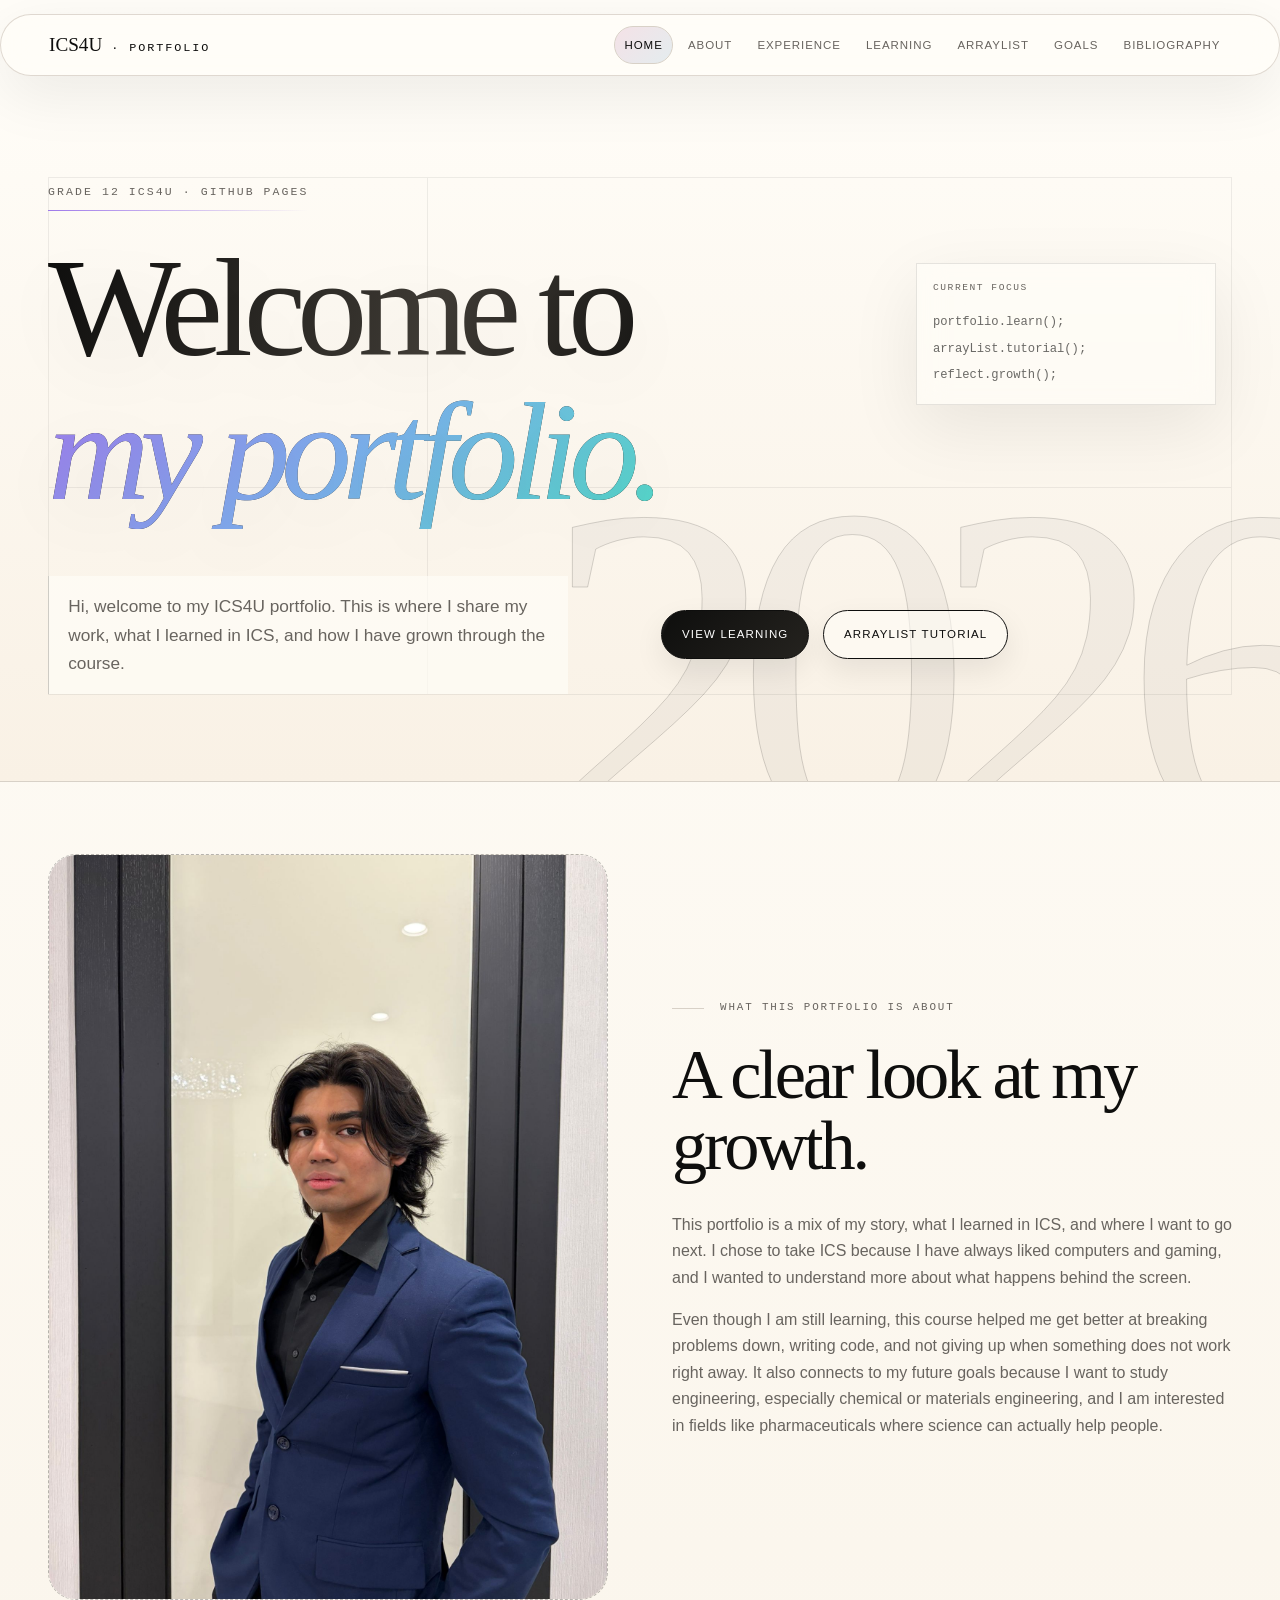
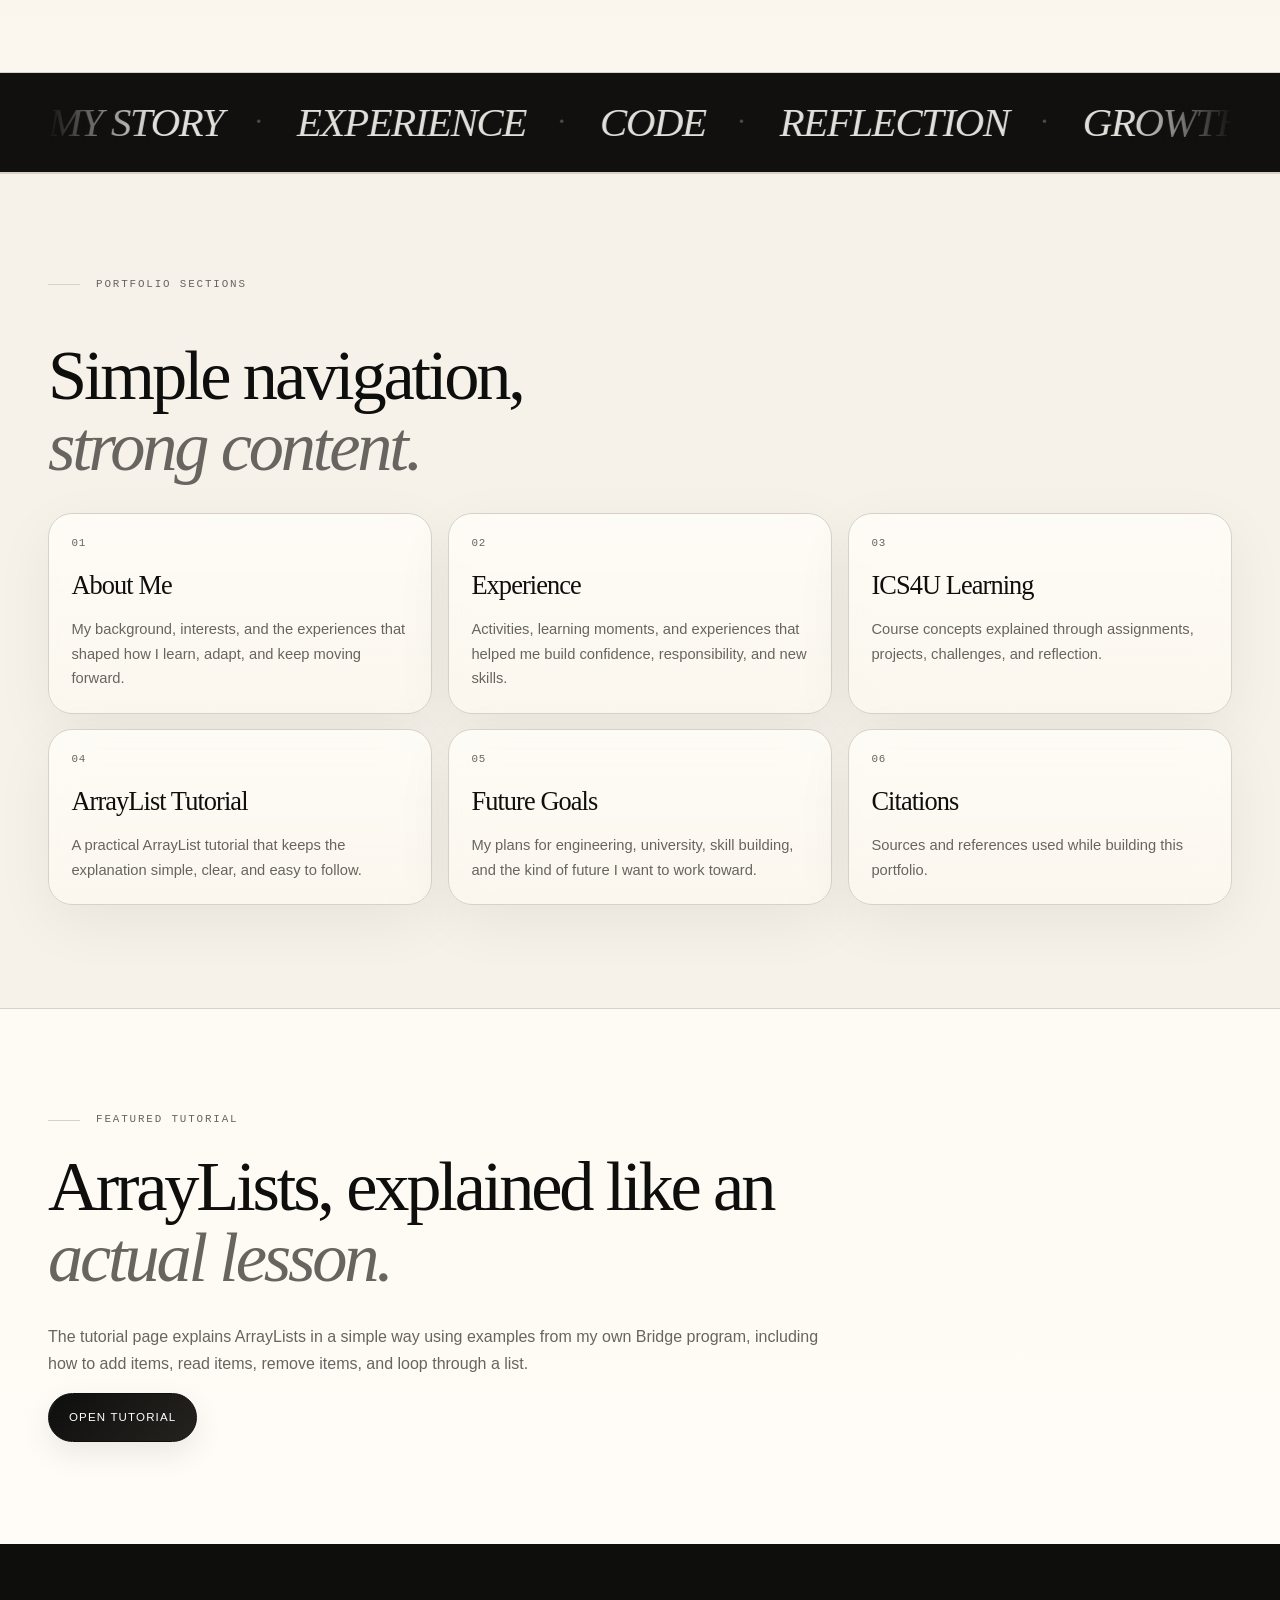
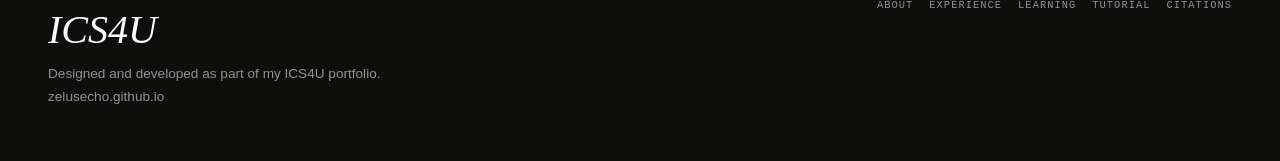
<file: index.html>
<!DOCTYPE html><html lang="en"><head><meta charset="UTF-8"><meta name="viewport" content="width=device-width, initial-scale=1.0"><meta name="description" content="ICS4U Computer Science Portfolio"><title>ICS4U Portfolio | Home</title><link rel="stylesheet" href="style.css"></head><body>
<a class="skip-link" href="#main">Skip to content</a>
<header class="nav"><a class="nav-logo" href="index.html"><strong>ICS4U</strong> · Portfolio</a><nav class="nav-links"><a href="index.html">Home</a><a href="about.html">About</a><a href="experience.html">Experience</a><a href="course.html">Learning</a><a href="tutorial.html">ArrayList</a><a href="goals.html">Goals</a><a href="bibliography.html">Bibliography</a></nav><button class="nav-toggle" aria-label="Open menu" aria-expanded="false"><span></span><span></span></button></header><nav class="nav-drawer"><a href="index.html">Home</a><a href="about.html">About</a><a href="experience.html">Experience</a><a href="course.html">Learning</a><a href="tutorial.html">ArrayList</a><a href="goals.html">Goals</a><a href="bibliography.html">Bibliography</a></nav>

<main id="main">
<section class="hero home-hero simple-home-hero welcome-hero cinematic-home">
  <div class="hero-year-fixed" aria-hidden="true">2026</div>
  <div class="hero-grid-lines" aria-hidden="true"></div>
  <div class="cinematic-lines" aria-hidden="true"><span></span><span></span><span></span></div>
  <div class="floating-code-panel reveal" aria-hidden="true">
    <span class="panel-label">current focus</span>
    <code>portfolio.learn();</code>
    <code>arrayList.tutorial();</code>
    <code>reflect.growth();</code>
  </div>
  <div class="hero-inner simple-hero-inner">
    <p class="eyebrow reveal">Grade 12 ICS4U · GitHub Pages</p>
    <h1 class="hero-welcome reveal">Welcome to<br><em>my portfolio.</em></h1>
    <div class="hero-copy reveal">
      <p>Hi, welcome to my ICS4U portfolio. This is where I share my work, what I learned in ICS, and how I have grown through the course.</p>
      <div class="actions"><a class="btn btn-dark" href="course.html">View learning</a><a class="btn btn-ghost" href="tutorial.html">ArrayList tutorial</a></div>
    </div>
  </div>
</section>

<section class="section clean-intro-section">
  <div class="inner split clean-split">
    <div class="photo-slot large reveal"><img class="photo-slot-image" src="usayd-growth-photo.png" alt="Portrait of Usayd in a blue suit" /></div>
    <div class="prose reveal"><p class="section-label">What this portfolio is about</p><h2 class="display-title">A clear look at my growth.</h2><div class="lorem-block"><p>This portfolio is a mix of my story, what I learned in ICS, and where I want to go next. I chose to take ICS because I have always liked computers and gaming, and I wanted to understand more about what happens behind the screen.</p><p>Even though I am still learning, this course helped me get better at breaking problems down, writing code, and not giving up when something does not work right away. It also connects to my future goals because I want to study engineering, especially chemical or materials engineering, and I am interested in fields like pharmaceuticals where science can actually help people.</p></div></div>
  </div>
</section>

<section class="section cinematic-strip-section">
  <div class="marquee-wrap reveal" aria-label="Scrolling portfolio theme text">
    <div class="marquee-track">
      <div class="marquee-group">
        <span>My Story</span><b>•</b>
        <span>Experience</span><b>•</b>
        <span>Code</span><b>•</b>
        <span>Reflection</span><b>•</b>
        <span>Growth</span><b>•</b>
        <span>Future</span><b>•</b>
      </div>
      <div class="marquee-group" aria-hidden="true">
        <span>My Story</span><b>•</b>
        <span>Experience</span><b>•</b>
        <span>Code</span><b>•</b>
        <span>Reflection</span><b>•</b>
        <span>Growth</span><b>•</b>
        <span>Future</span><b>•</b>
      </div>
    </div>
  </div>
</section>

<section class="section" style="background:var(--warm);border-top:1px solid var(--line);border-bottom:1px solid var(--line)"><div class="inner"><p class="section-label reveal">Portfolio sections</p><h2 class="display-title reveal">Simple navigation,<br><em>strong content.</em></h2><div class="cards compact-cards home-nav-cards">
<a class="card reveal" href="about.html"><span class="num">01</span><h3>About Me</h3><p>My background, interests, and the experiences that shaped how I learn, adapt, and keep moving forward.</p></a>
<a class="card reveal" href="experience.html"><span class="num">02</span><h3>Experience</h3><p>Activities, learning moments, and experiences that helped me build confidence, responsibility, and new skills.</p></a>
<a class="card reveal" href="course.html"><span class="num">03</span><h3>ICS4U Learning</h3><p>Course concepts explained through assignments, projects, challenges, and reflection.</p></a>
<a class="card reveal" href="tutorial.html"><span class="num">04</span><h3>ArrayList Tutorial</h3><p>A practical ArrayList tutorial that keeps the explanation simple, clear, and easy to follow.</p></a>
<a class="card reveal" href="goals.html"><span class="num">05</span><h3>Future Goals</h3><p>My plans for engineering, university, skill building, and the kind of future I want to work toward.</p></a>
<a class="card reveal" href="bibliography.html"><span class="num">06</span><h3>Citations</h3><p>Sources and references used while building this portfolio.</p></a>
</div></div></section>

<section class="section"><div class="inner"><div class="prose reveal" style="max-width:780px"><p class="section-label">Featured tutorial</p><h2 class="display-title">ArrayLists, explained like an <em>actual lesson.</em></h2><p>The tutorial page explains ArrayLists in a simple way using examples from my own Bridge program, including how to add items, read items, remove items, and loop through a list.</p><a class="btn btn-dark" href="tutorial.html">Open tutorial</a></div></div></section>
</main>
<footer class="footer"><div class="footer-inner"><div><h2>ICS4U</h2><p>Designed and developed as part of my ICS4U portfolio.</p><p><a href="https://zelusecho.github.io" target="_blank" rel="noopener">zelusecho.github.io</a></p></div><div class="footer-links"><a href="about.html">About</a><a href="experience.html">Experience</a><a href="course.html">Learning</a><a href="tutorial.html">Tutorial</a><a href="bibliography.html">Citations</a></div></div></footer><script src="script.js"></script></body></html>
</file>
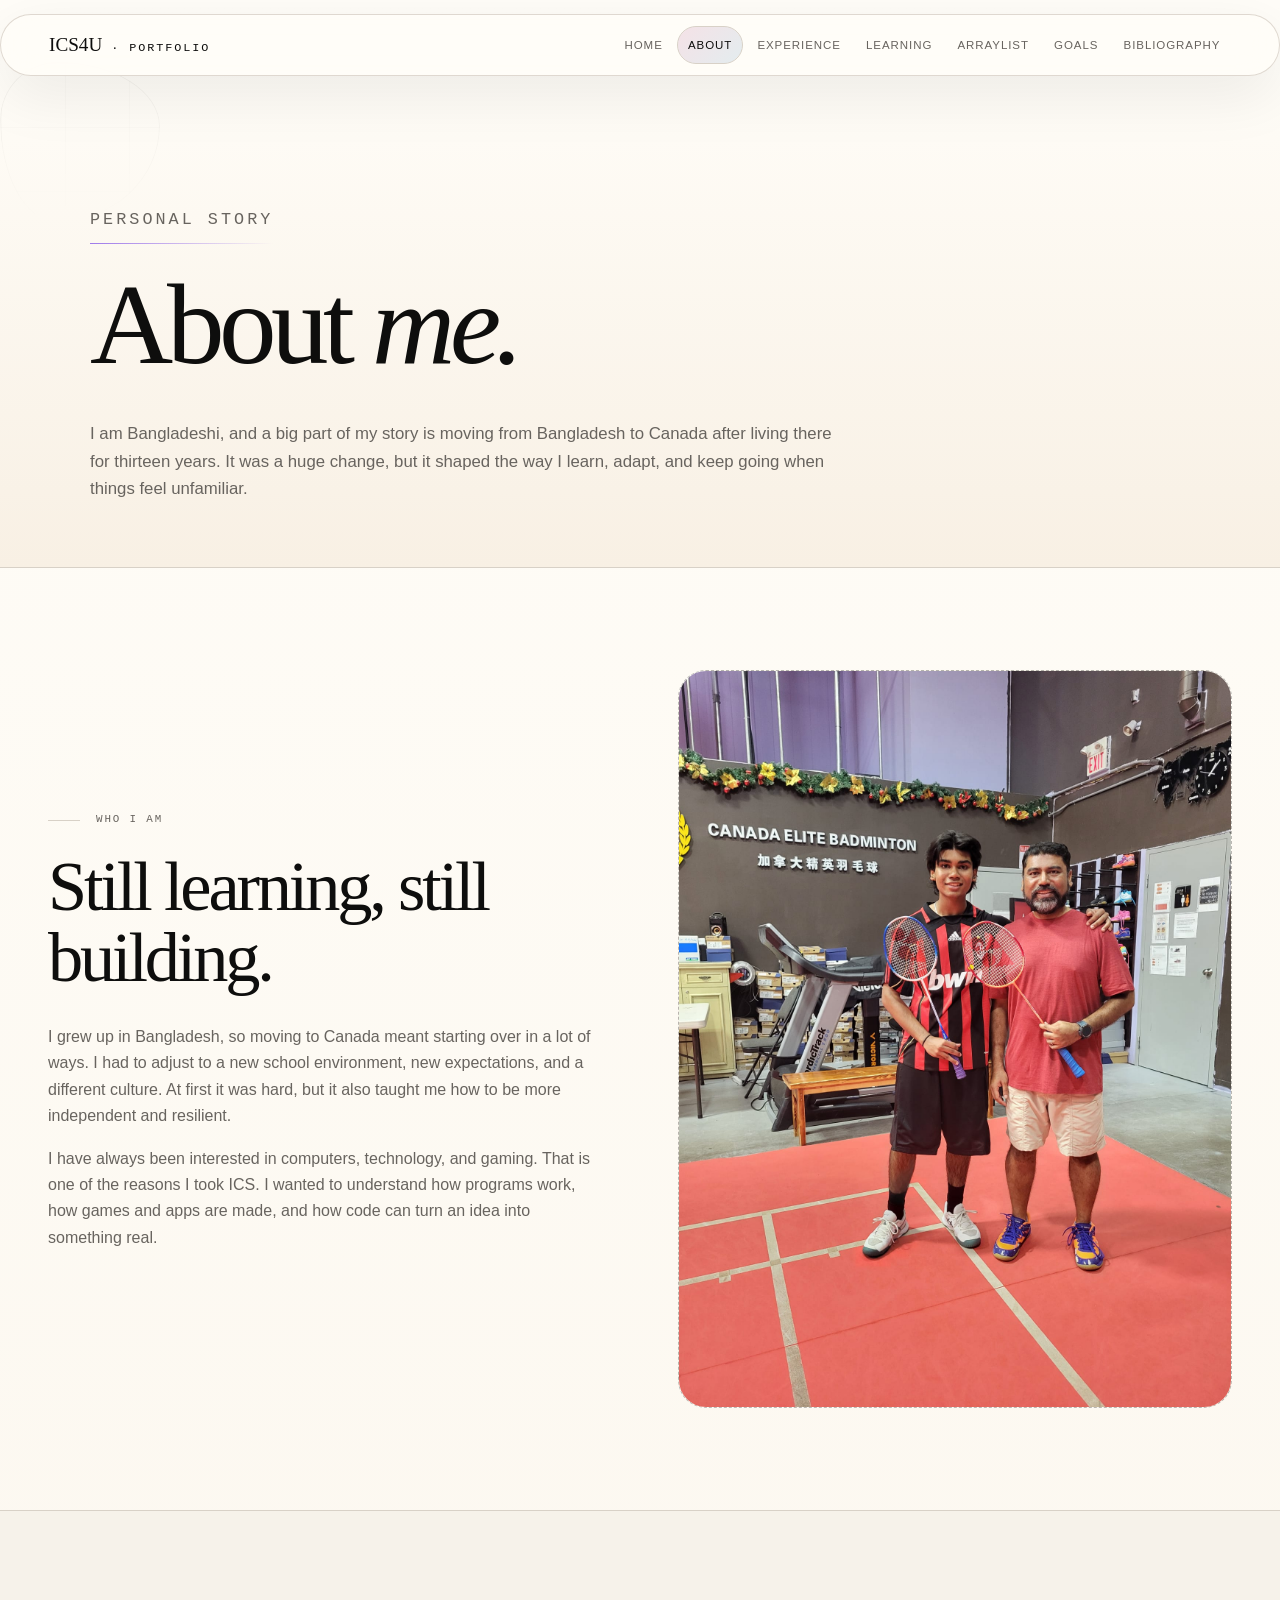
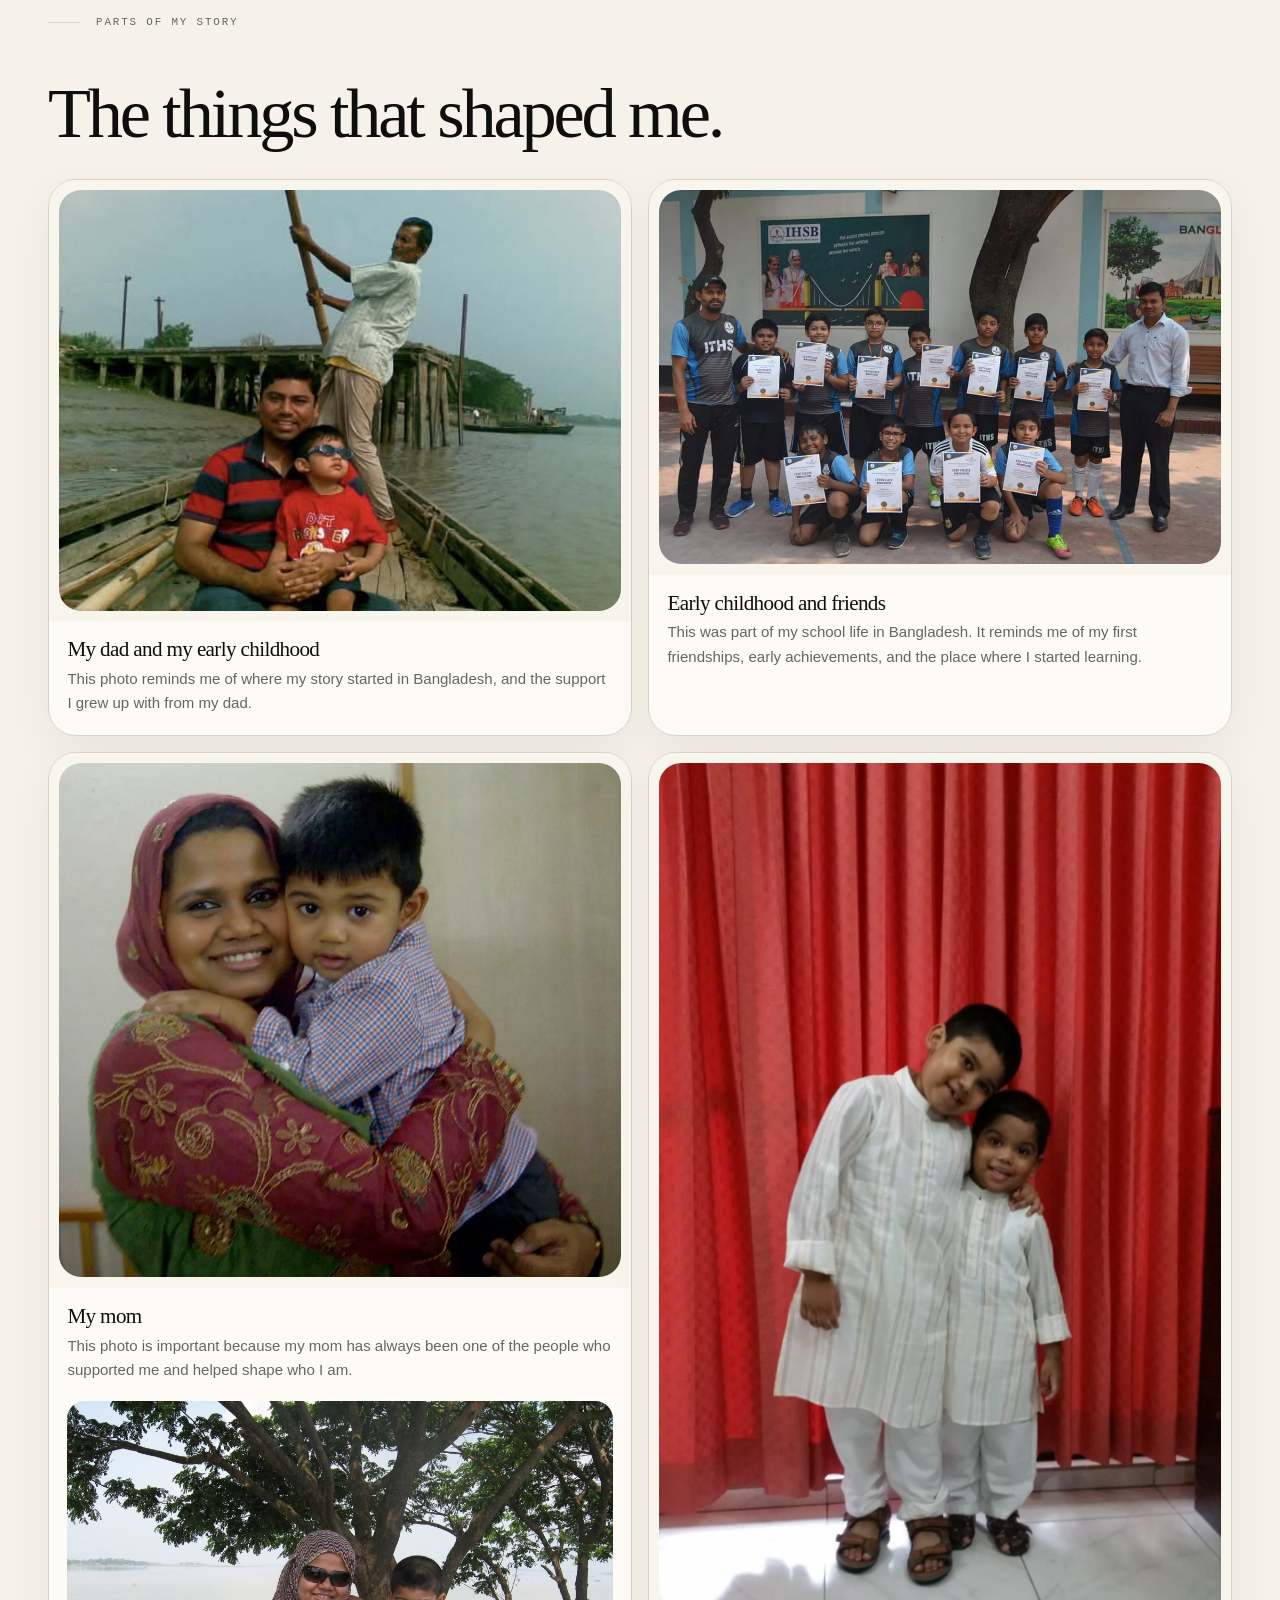
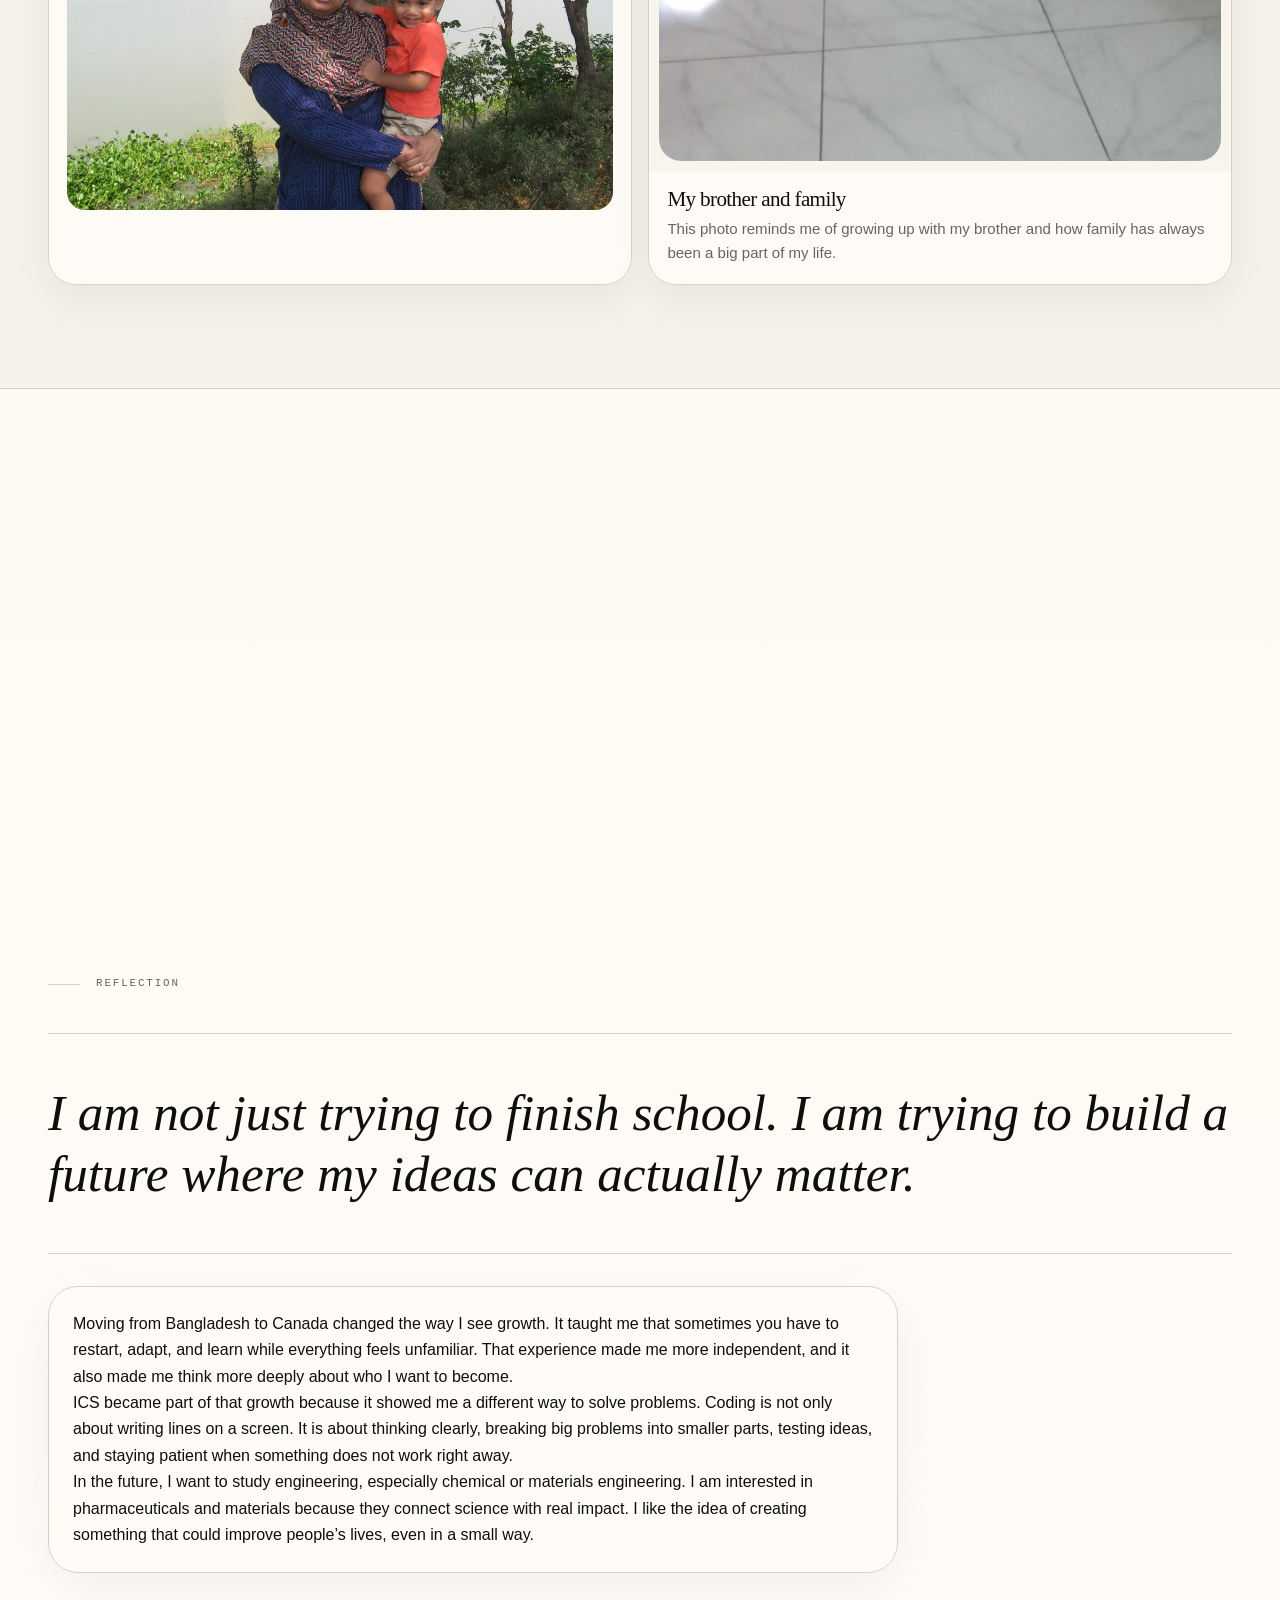
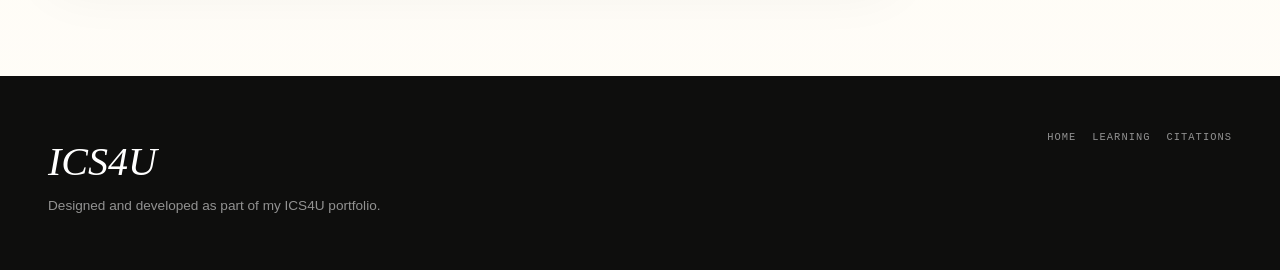
<file: about.html>
<!DOCTYPE html><html lang="en"><head><meta charset="UTF-8"><meta name="viewport" content="width=device-width, initial-scale=1.0"><title>About Me | ICS4U Portfolio</title><link rel="stylesheet" href="style.css"></head><body>
<a class="skip-link" href="#main">Skip to content</a><header class="nav"><a class="nav-logo" href="index.html"><strong>ICS4U</strong> · Portfolio</a><nav class="nav-links"><a href="index.html">Home</a><a href="about.html">About</a><a href="experience.html">Experience</a><a href="course.html">Learning</a><a href="tutorial.html">ArrayList</a><a href="goals.html">Goals</a><a href="bibliography.html">Bibliography</a></nav><button class="nav-toggle" aria-label="Open menu"><span></span><span></span></button></header><nav class="nav-drawer"><a href="index.html">Home</a><a href="about.html">About</a><a href="experience.html">Experience</a><a href="course.html">Learning</a><a href="tutorial.html">ArrayList</a><a href="goals.html">Goals</a><a href="bibliography.html">Bibliography</a></nav>
<main id="main"><section class="page-hero"><div class="page-hero-inner reveal"><p class="eyebrow">Personal story</p><h1>About <em>me.</em></h1><p>I am Bangladeshi, and a big part of my story is moving from Bangladesh to Canada after living there for thirteen years. It was a huge change, but it shaped the way I learn, adapt, and keep going when things feel unfamiliar.</p></div></section>
<section class="section"><div class="inner split"><div class="prose reveal"><p class="section-label">Who I am</p><h2 class="display-title">Still learning, still building.</h2><div class="lorem-block"><p>I grew up in Bangladesh, so moving to Canada meant starting over in a lot of ways. I had to adjust to a new school environment, new expectations, and a different culture. At first it was hard, but it also taught me how to be more independent and resilient.</p><p>I have always been interested in computers, technology, and gaming. That is one of the reasons I took ICS. I wanted to understand how programs work, how games and apps are made, and how code can turn an idea into something real.</p></div></div><div class="photo-slot tall reveal"><img class="photo-slot-image" src="personal-portrait-badminton.png" alt="Personal portrait of Usayd holding a badminton racket with a family member" /></div></div></section>
<section class="section" style="background:var(--warm);border-top:1px solid var(--line);border-bottom:1px solid var(--line)"><div class="inner"><p class="section-label reveal">Parts of my story</p><h2 class="display-title reveal">The things that shaped me.</h2><div class="gallery-grid story-gallery">
<figure class="story-photo-card reveal"><div class="photo-slot large"><img class="photo-slot-image" src="bangladesh-shaped-me.png" alt="A childhood photo from Bangladesh that reflects the beginning of my story" /></div><figcaption><strong>My dad and my early childhood</strong><span>This photo reminds me of where my story started in Bangladesh, and the support I grew up with from my dad.</span></figcaption></figure>
<figure class="story-photo-card reveal"><div class="photo-slot"><img class="photo-slot-image" src="bangladesh-school-photo.png" alt="A school photo from Bangladesh showing an early achievement" /></div><figcaption><strong>Early childhood and friends</strong><span>This was part of my school life in Bangladesh. It reminds me of my first friendships, early achievements, and the place where I started learning.</span></figcaption></figure>
<figure class="story-photo-card reveal"><div class="photo-slot"><img class="photo-slot-image" src="family-photo-mother.png" alt="A family photo with my mother from when I was younger" /></div><figcaption><strong>My mom</strong><span>This photo is important because my mom has always been one of the people who supported me and helped shape who I am.</span></figcaption><div class="story-photo-extra"><img src="family-photo-mother-outdoors.png" alt="Another childhood photo with my mom in Bangladesh" /></div></figure>
<figure class="story-photo-card reveal"><div class="photo-slot"><img class="photo-slot-image" src="childhood-brothers-photo.png" alt="A childhood photo that reflects family and growing up" /></div><figcaption><strong>My brother and family</strong><span>This photo reminds me of growing up with my brother and how family has always been a big part of my life.</span></figcaption></figure>
</div></div></section>
<section class="section"><div class="inner"><p class="section-label reveal">Values</p><div class="cards values-grid"><div class="card reveal"><h3>Curiosity</h3><p>I am curious about how things work, not just in technology, but also in science, philosophy, and bigger questions about life. That curiosity is one of the reasons I chose to take ICS, because coding lets me explore ideas and understand how things are built.</p></div><div class="card reveal"><h3>Ambition</h3><p>I want to do something meaningful with my future. I do not know the exact path yet, but I want my work to have an impact, solve real problems, and hopefully help the world in some way.</p></div></div></div></section>
<section class="section"><div class="inner"><p class="section-label reveal">Reflection</p><p class="quote-block reveal">I am not just trying to finish school. I am trying to build a future where my ideas can actually matter.</p><div class="editable-panel reveal" style="max-width:850px;margin-top:2rem"><p>Moving from Bangladesh to Canada changed the way I see growth. It taught me that sometimes you have to restart, adapt, and learn while everything feels unfamiliar. That experience made me more independent, and it also made me think more deeply about who I want to become.</p><p>ICS became part of that growth because it showed me a different way to solve problems. Coding is not only about writing lines on a screen. It is about thinking clearly, breaking big problems into smaller parts, testing ideas, and staying patient when something does not work right away.</p><p>In the future, I want to study engineering, especially chemical or materials engineering. I am interested in pharmaceuticals and materials because they connect science with real impact. I like the idea of creating something that could improve people’s lives, even in a small way.</p></div></div></section></main><footer class="footer"><div class="footer-inner"><div><h2>ICS4U</h2><p>Designed and developed as part of my ICS4U portfolio.</p></div><div class="footer-links"><a href="index.html">Home</a><a href="course.html">Learning</a><a href="bibliography.html">Citations</a></div></div></footer><script src="script.js"></script></body></html>
</file>
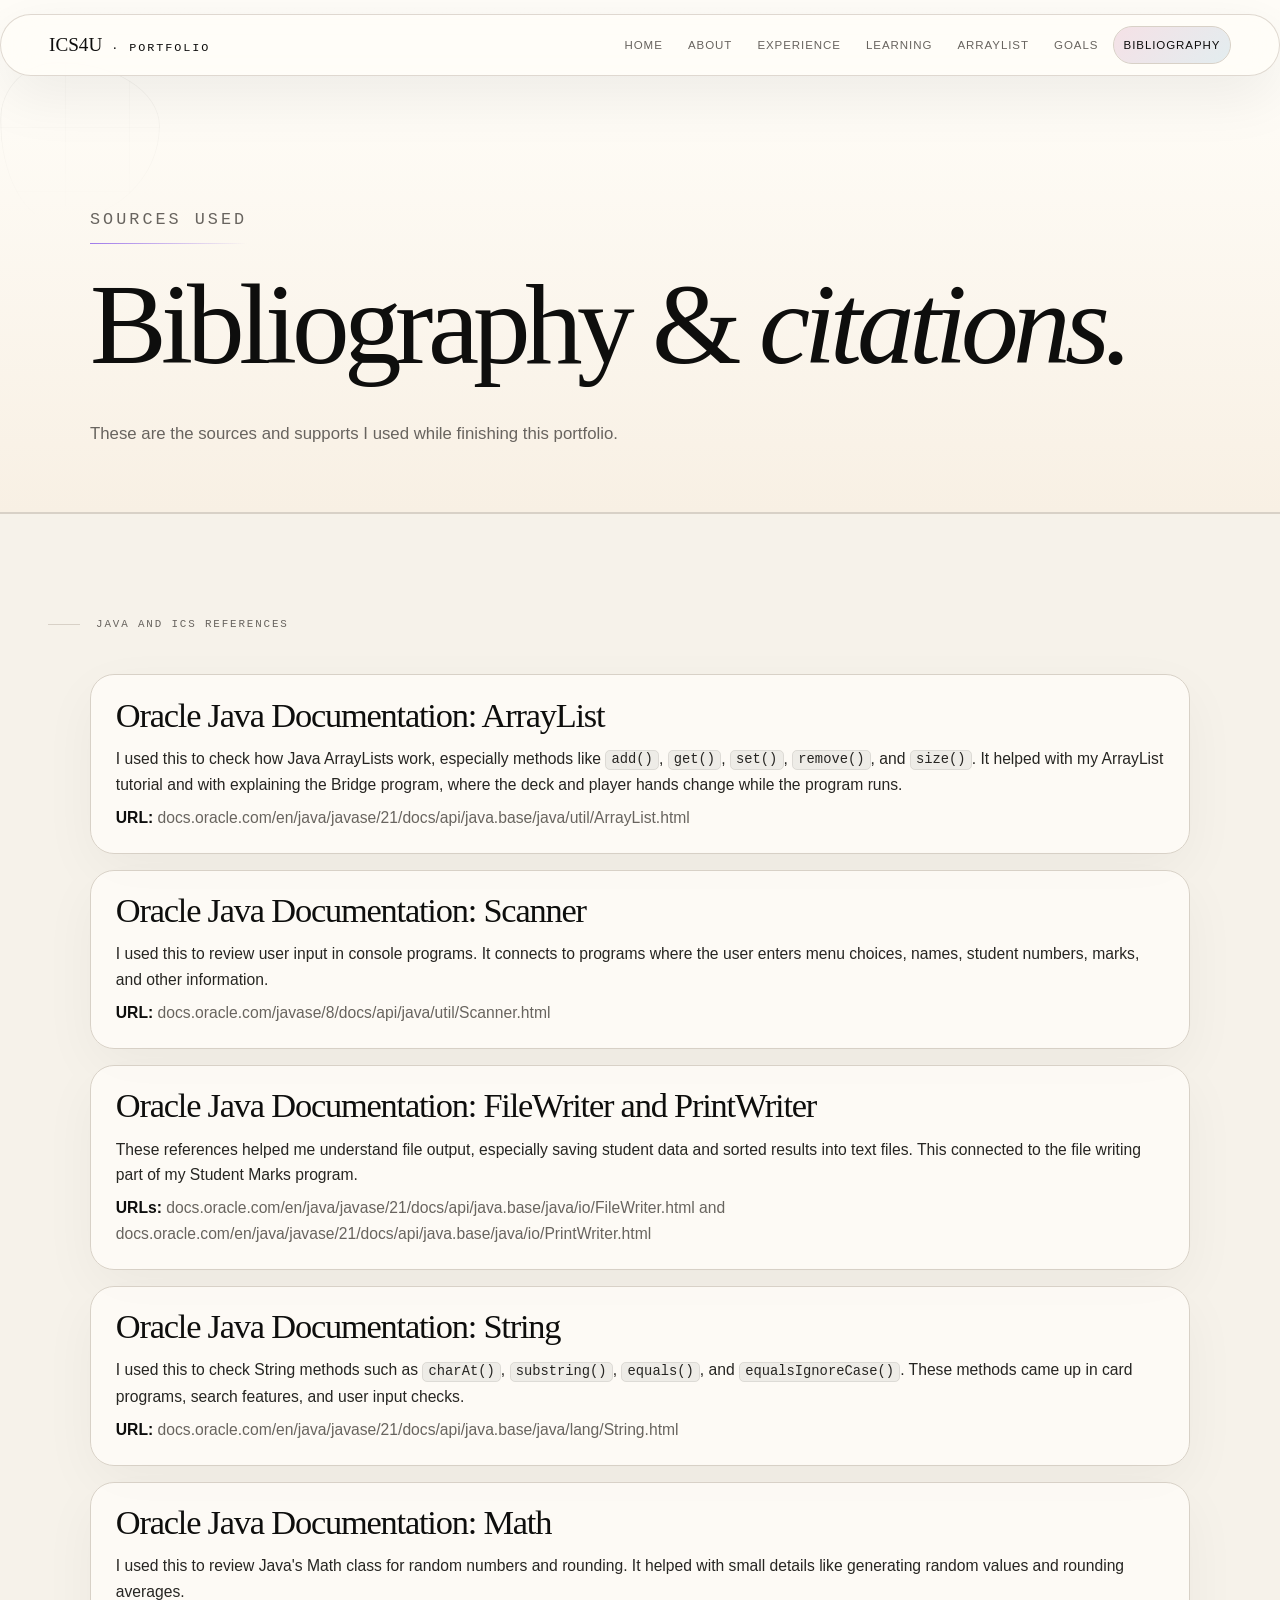
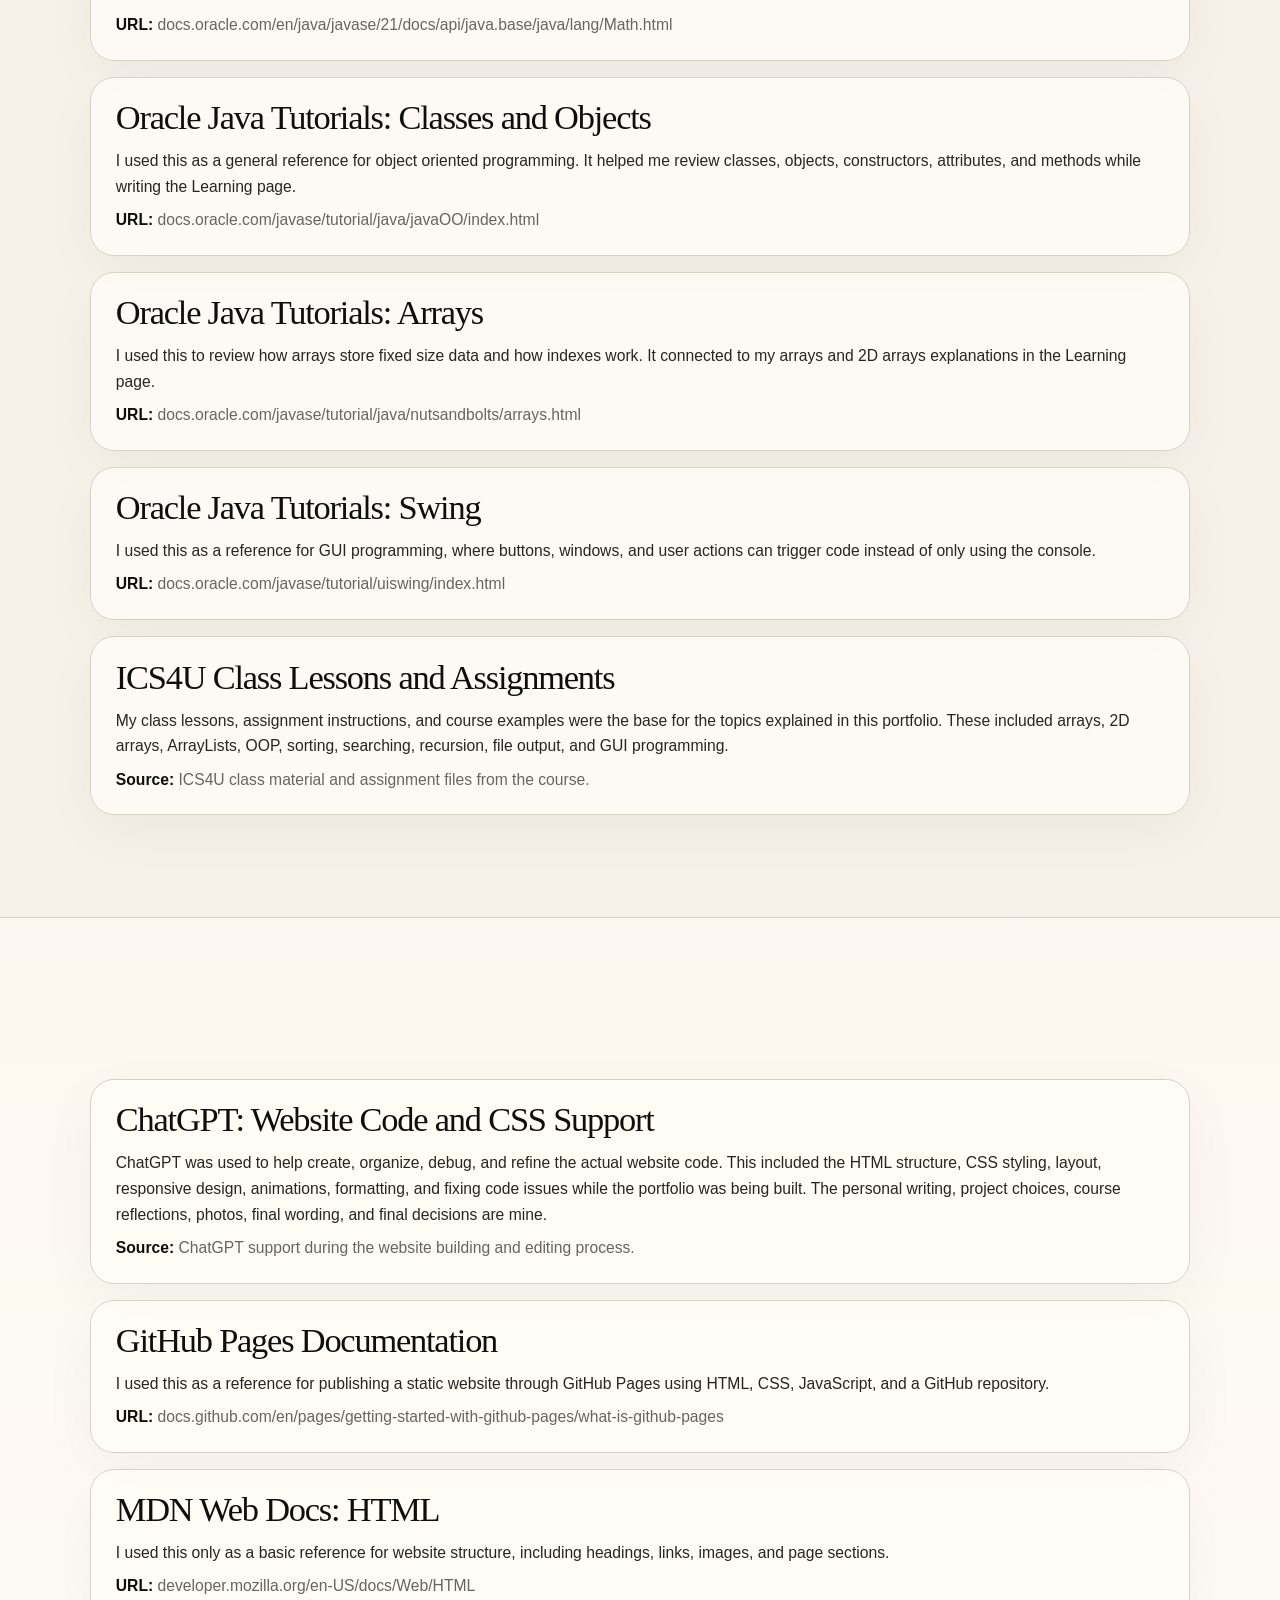
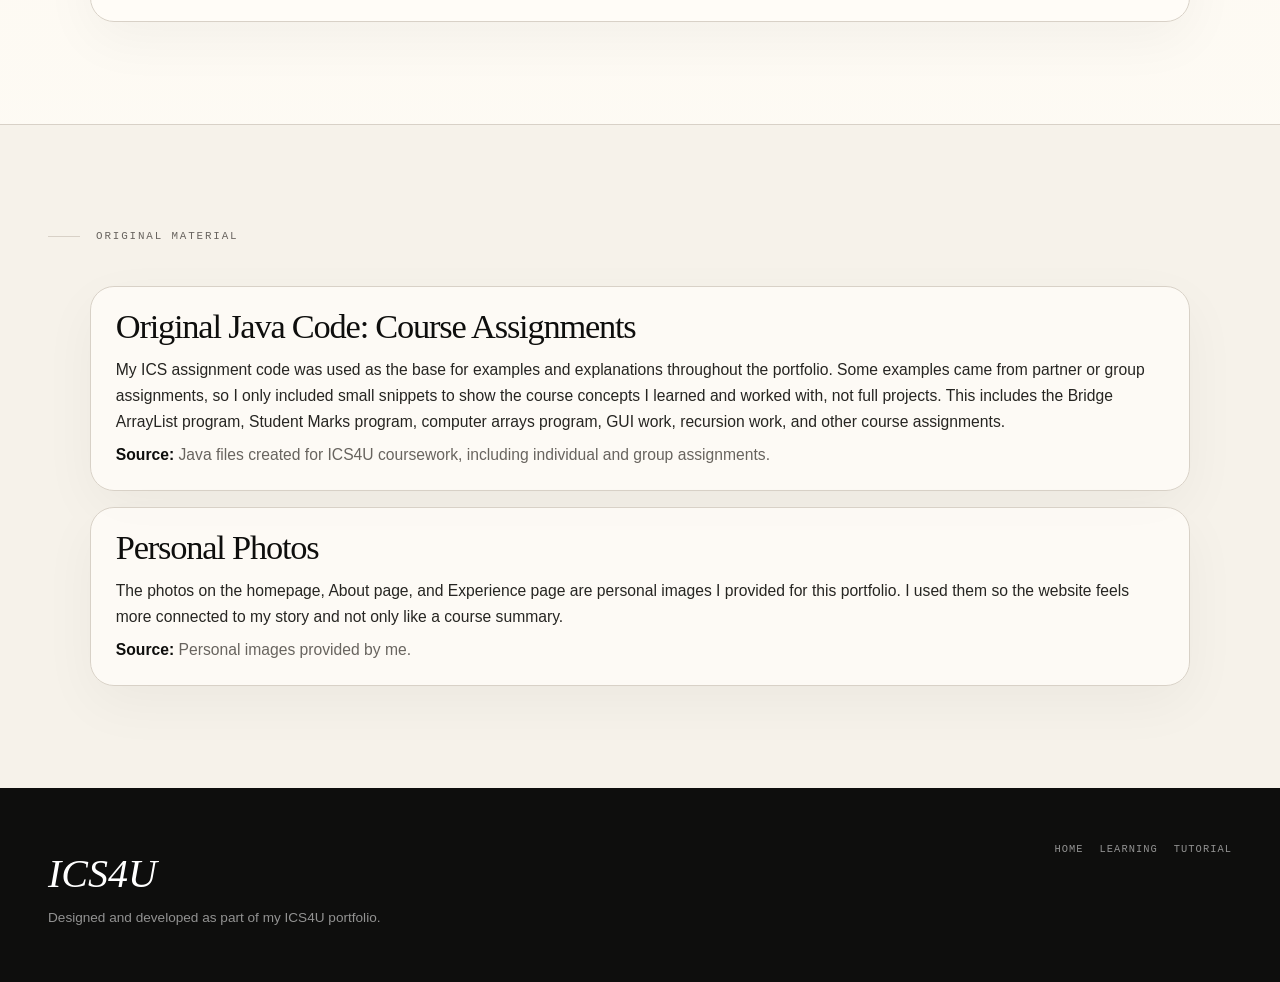
<file: bibliography.html>
<!DOCTYPE html><html lang="en"><head><meta charset="UTF-8"><meta name="viewport" content="width=device-width, initial-scale=1.0"><title>Bibliography | ICS4U Portfolio</title><link rel="stylesheet" href="style.css"></head><body>
<a class="skip-link" href="#main">Skip to content</a><header class="nav"><a class="nav-logo" href="index.html"><strong>ICS4U</strong> · Portfolio</a><nav class="nav-links"><a href="index.html">Home</a><a href="about.html">About</a><a href="experience.html">Experience</a><a href="course.html">Learning</a><a href="tutorial.html">ArrayList</a><a href="goals.html">Goals</a><a class="active" href="bibliography.html">Bibliography</a></nav><button class="nav-toggle" aria-label="Open menu"><span></span><span></span></button></header><nav class="nav-drawer"><a href="index.html">Home</a><a href="about.html">About</a><a href="experience.html">Experience</a><a href="course.html">Learning</a><a href="tutorial.html">ArrayList</a><a href="goals.html">Goals</a><a href="bibliography.html">Bibliography</a></nav>
<main id="main">
<section class="page-hero"><div class="page-hero-inner reveal"><p class="eyebrow">Sources used</p><h1>Bibliography & <em>citations.</em></h1><p>These are the sources and supports I used while finishing this portfolio.</p></div></section>

<section class="section" style="background:var(--warm);border-top:1px solid var(--line);border-bottom:1px solid var(--line)"><div class="inner"><p class="section-label reveal">Java and ICS references</p><div class="citation-list reveal">
<article class="citation-card"><h3>Oracle Java Documentation: ArrayList</h3><p>I used this to check how Java ArrayLists work, especially methods like <code>add()</code>, <code>get()</code>, <code>set()</code>, <code>remove()</code>, and <code>size()</code>. It helped with my ArrayList tutorial and with explaining the Bridge program, where the deck and player hands change while the program runs.</p><p><strong>URL:</strong> docs.oracle.com/en/java/javase/21/docs/api/java.base/java/util/ArrayList.html</p></article>
<article class="citation-card"><h3>Oracle Java Documentation: Scanner</h3><p>I used this to review user input in console programs. It connects to programs where the user enters menu choices, names, student numbers, marks, and other information.</p><p><strong>URL:</strong> docs.oracle.com/javase/8/docs/api/java/util/Scanner.html</p></article>
<article class="citation-card"><h3>Oracle Java Documentation: FileWriter and PrintWriter</h3><p>These references helped me understand file output, especially saving student data and sorted results into text files. This connected to the file writing part of my Student Marks program.</p><p><strong>URLs:</strong> docs.oracle.com/en/java/javase/21/docs/api/java.base/java/io/FileWriter.html and docs.oracle.com/en/java/javase/21/docs/api/java.base/java/io/PrintWriter.html</p></article>
<article class="citation-card"><h3>Oracle Java Documentation: String</h3><p>I used this to check String methods such as <code>charAt()</code>, <code>substring()</code>, <code>equals()</code>, and <code>equalsIgnoreCase()</code>. These methods came up in card programs, search features, and user input checks.</p><p><strong>URL:</strong> docs.oracle.com/en/java/javase/21/docs/api/java.base/java/lang/String.html</p></article>
<article class="citation-card"><h3>Oracle Java Documentation: Math</h3><p>I used this to review Java's Math class for random numbers and rounding. It helped with small details like generating random values and rounding averages.</p><p><strong>URL:</strong> docs.oracle.com/en/java/javase/21/docs/api/java.base/java/lang/Math.html</p></article>
<article class="citation-card"><h3>Oracle Java Tutorials: Classes and Objects</h3><p>I used this as a general reference for object oriented programming. It helped me review classes, objects, constructors, attributes, and methods while writing the Learning page.</p><p><strong>URL:</strong> docs.oracle.com/javase/tutorial/java/javaOO/index.html</p></article>
<article class="citation-card"><h3>Oracle Java Tutorials: Arrays</h3><p>I used this to review how arrays store fixed size data and how indexes work. It connected to my arrays and 2D arrays explanations in the Learning page.</p><p><strong>URL:</strong> docs.oracle.com/javase/tutorial/java/nutsandbolts/arrays.html</p></article>
<article class="citation-card"><h3>Oracle Java Tutorials: Swing</h3><p>I used this as a reference for GUI programming, where buttons, windows, and user actions can trigger code instead of only using the console.</p><p><strong>URL:</strong> docs.oracle.com/javase/tutorial/uiswing/index.html</p></article>
<article class="citation-card"><h3>ICS4U Class Lessons and Assignments</h3><p>My class lessons, assignment instructions, and course examples were the base for the topics explained in this portfolio. These included arrays, 2D arrays, ArrayLists, OOP, sorting, searching, recursion, file output, and GUI programming.</p><p><strong>Source:</strong> ICS4U class material and assignment files from the course.</p></article>
</div></div></section>

<section class="section"><div class="inner"><p class="section-label reveal">Website support and publishing</p><div class="citation-list reveal">
<article class="citation-card"><h3>ChatGPT: Website Code and CSS Support</h3><p>ChatGPT was used to help create, organize, debug, and refine the actual website code. This included the HTML structure, CSS styling, layout, responsive design, animations, formatting, and fixing code issues while the portfolio was being built. The personal writing, project choices, course reflections, photos, final wording, and final decisions are mine.</p><p><strong>Source:</strong> ChatGPT support during the website building and editing process.</p></article>
<article class="citation-card"><h3>GitHub Pages Documentation</h3><p>I used this as a reference for publishing a static website through GitHub Pages using HTML, CSS, JavaScript, and a GitHub repository.</p><p><strong>URL:</strong> docs.github.com/en/pages/getting-started-with-github-pages/what-is-github-pages</p></article>
<article class="citation-card"><h3>MDN Web Docs: HTML</h3><p>I used this only as a basic reference for website structure, including headings, links, images, and page sections.</p><p><strong>URL:</strong> developer.mozilla.org/en-US/docs/Web/HTML</p></article>
</div></div></section>

<section class="section" style="background:var(--warm);border-top:1px solid var(--line)"><div class="inner"><p class="section-label reveal">Original material</p><div class="citation-list reveal">
<article class="citation-card"><h3>Original Java Code: Course Assignments</h3><p>My ICS assignment code was used as the base for examples and explanations throughout the portfolio. Some examples came from partner or group assignments, so I only included small snippets to show the course concepts I learned and worked with, not full projects. This includes the Bridge ArrayList program, Student Marks program, computer arrays program, GUI work, recursion work, and other course assignments.</p><p><strong>Source:</strong> Java files created for ICS4U coursework, including individual and group assignments.</p></article>
<article class="citation-card"><h3>Personal Photos</h3><p>The photos on the homepage, About page, and Experience page are personal images I provided for this portfolio. I used them so the website feels more connected to my story and not only like a course summary.</p><p><strong>Source:</strong> Personal images provided by me.</p></article>
</div></div></section>
</main><footer class="footer"><div class="footer-inner"><div><h2>ICS4U</h2><p>Designed and developed as part of my ICS4U portfolio.</p></div><div class="footer-links"><a href="index.html">Home</a><a href="course.html">Learning</a><a href="tutorial.html">Tutorial</a></div></div></footer><script src="script.js"></script></body></html>
</file>
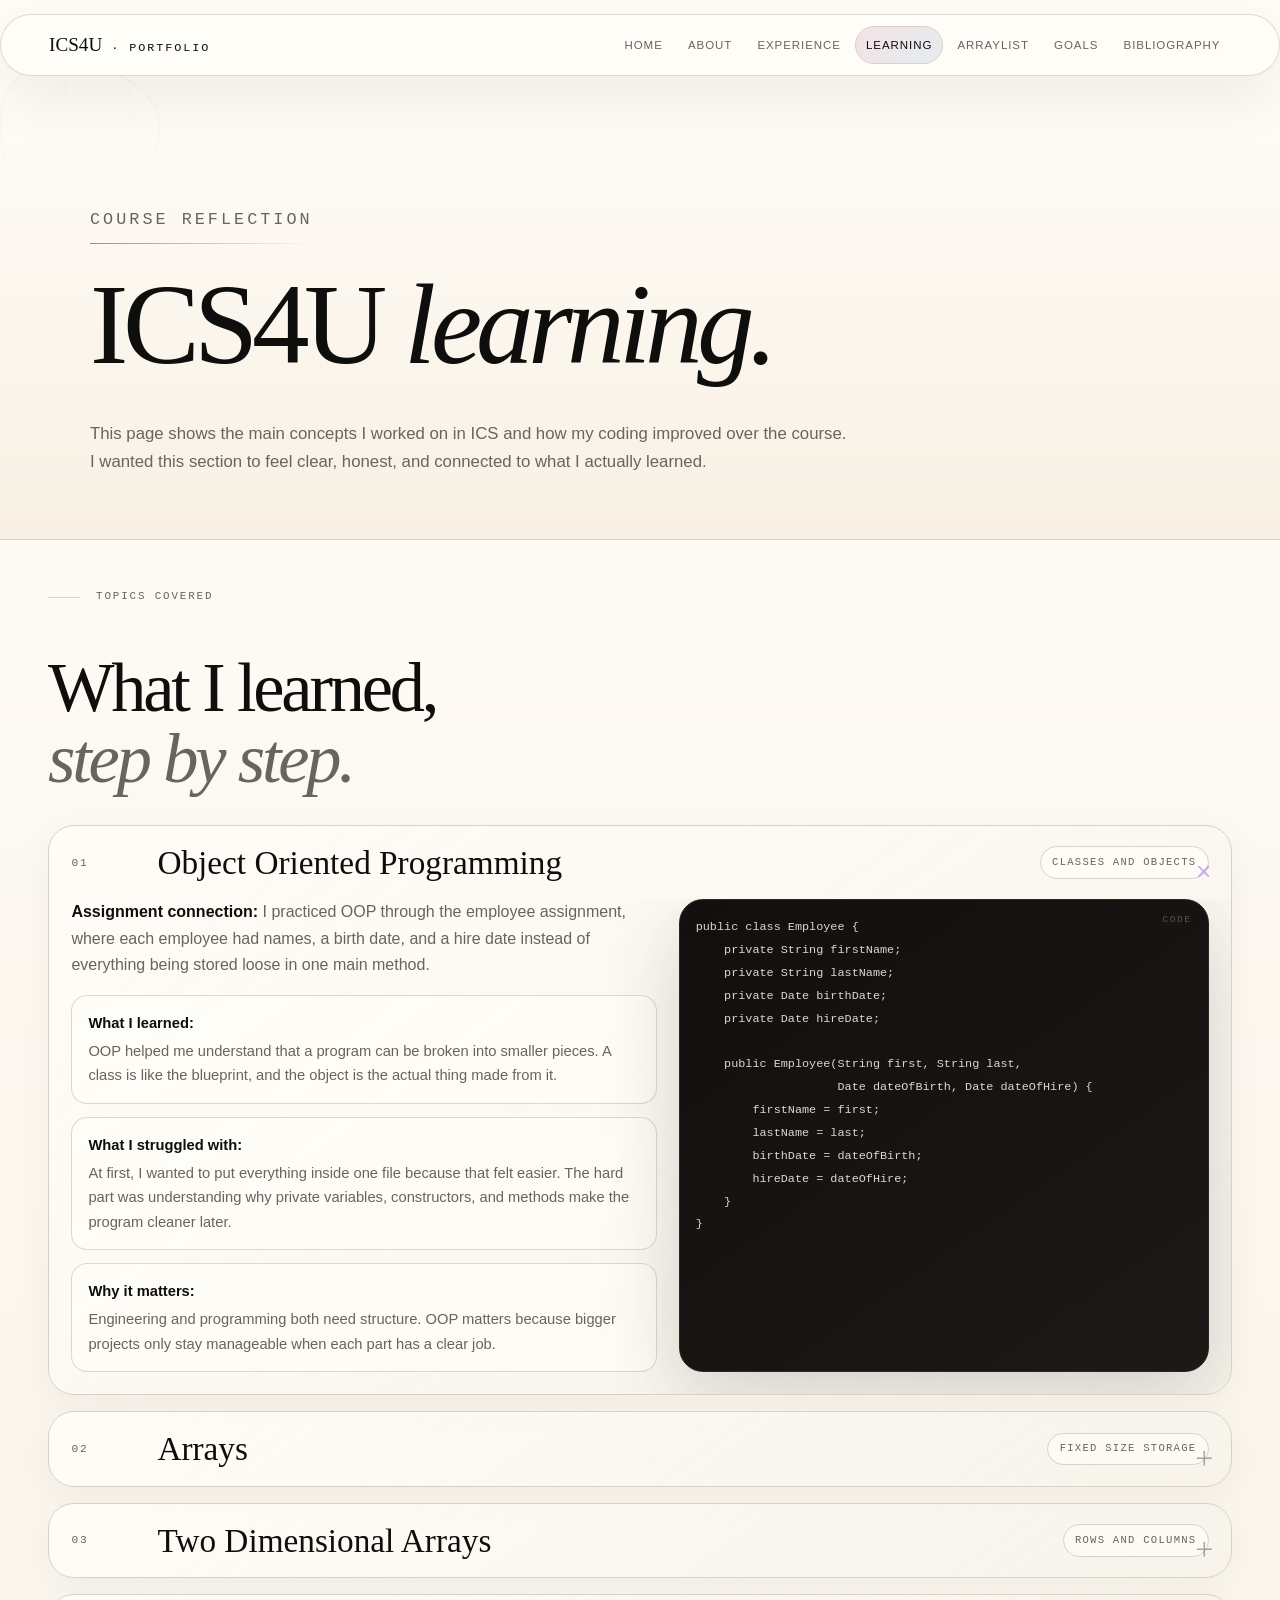
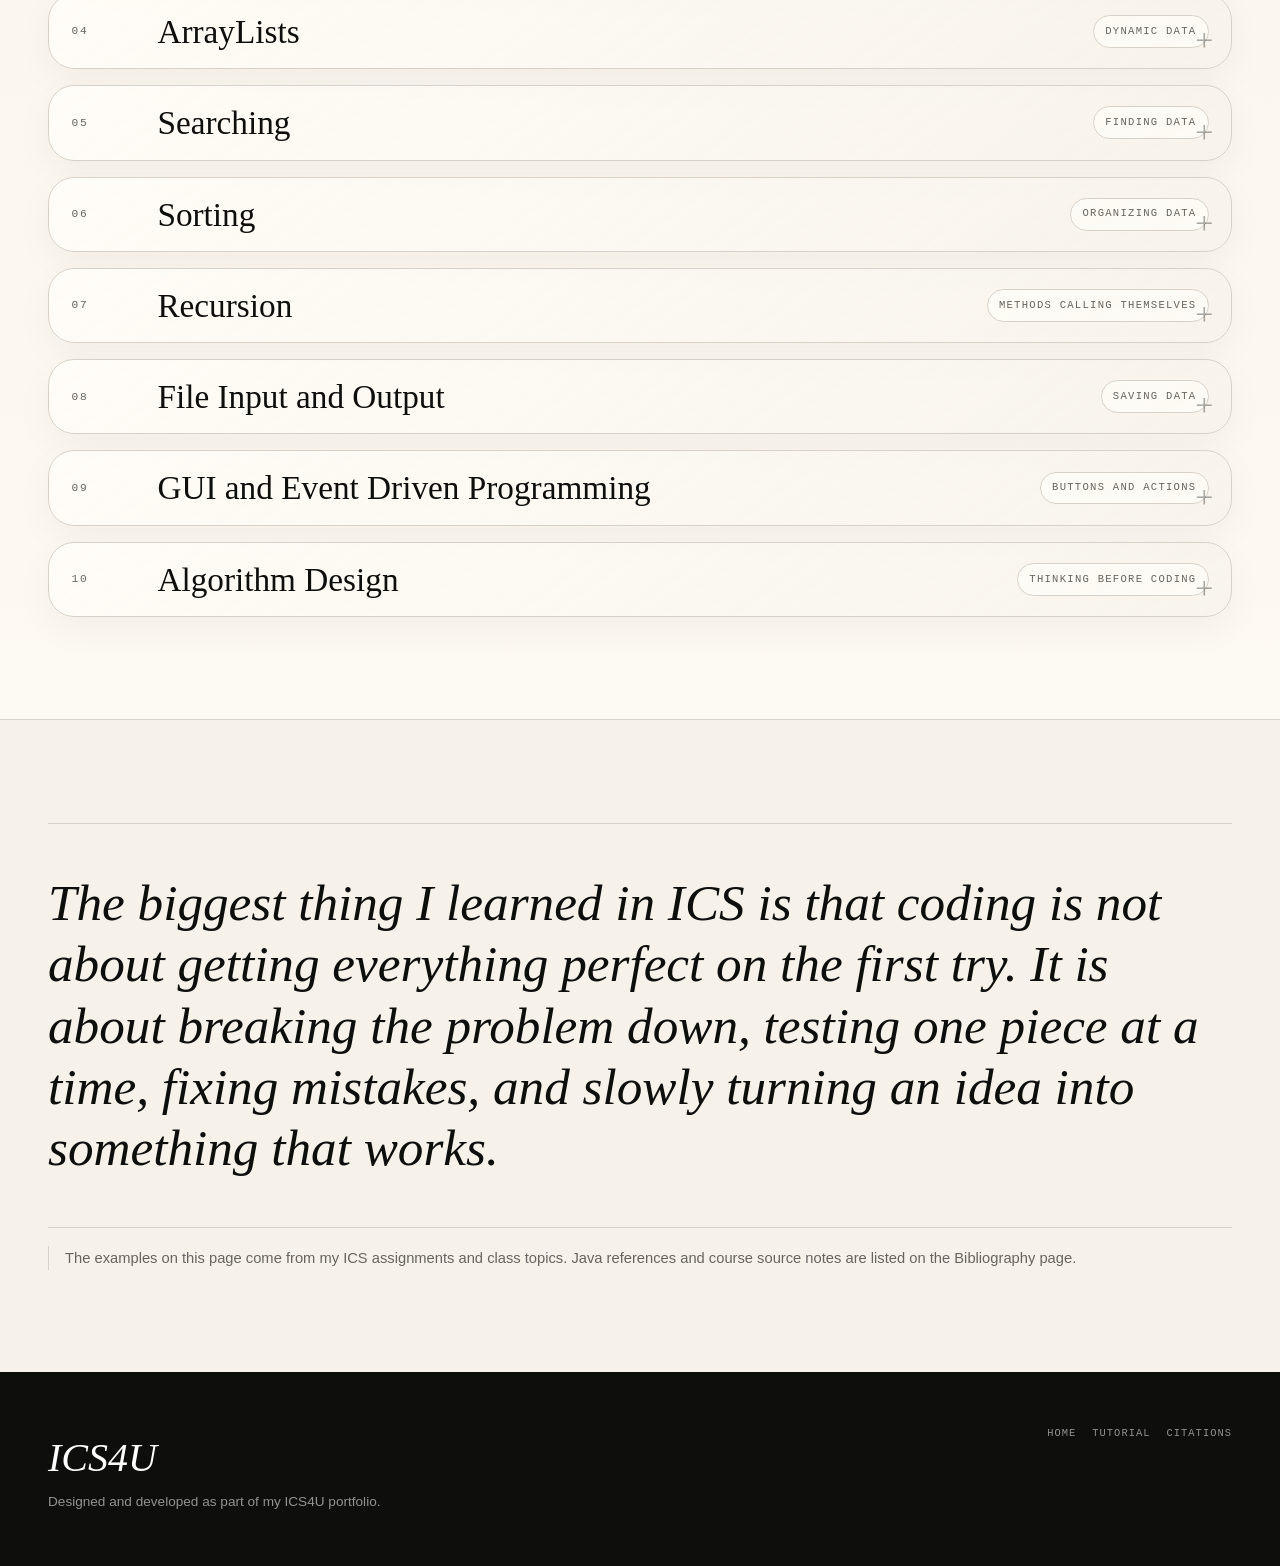
<file: course.html>
<!DOCTYPE html><html lang="en"><head><meta charset="UTF-8"><meta name="viewport" content="width=device-width, initial-scale=1.0"><title>ICS4U Learning | Portfolio</title><link rel="stylesheet" href="style.css"></head><body>
<a class="skip-link" href="#main">Skip to content</a><header class="nav"><a class="nav-logo" href="index.html"><strong>ICS4U</strong> · Portfolio</a><nav class="nav-links"><a href="index.html">Home</a><a href="about.html">About</a><a href="experience.html">Experience</a><a href="course.html">Learning</a><a href="tutorial.html">ArrayList</a><a href="goals.html">Goals</a><a href="bibliography.html">Bibliography</a></nav><button class="nav-toggle" aria-label="Open menu"><span></span><span></span></button></header><nav class="nav-drawer"><a href="index.html">Home</a><a href="about.html">About</a><a href="experience.html">Experience</a><a href="course.html">Learning</a><a href="tutorial.html">ArrayList</a><a href="goals.html">Goals</a><a href="bibliography.html">Bibliography</a></nav>


<main id="main">
<section class="page-hero"><div class="page-hero-inner reveal"><p class="eyebrow">Course reflection</p><h1>ICS4U <em>learning.</em></h1><p>This page shows the main concepts I worked on in ICS and how my coding improved over the course. I wanted this section to feel clear, honest, and connected to what I actually learned.</p></div></section>

<section class="section learning-accordion-section"><div class="inner">
<p class="section-label reveal">Topics covered</p>
<h2 class="display-title reveal">What I learned,<br><em>step by step.</em></h2>

<div class="learning-accordion">

<article class="learning-item reveal open">
<button class="learning-summary" type="button" aria-expanded="true"><span>01</span><strong>Object Oriented Programming</strong><em>Classes and objects</em></button>
<div class="learning-panel">
<div class="prose">
<p><strong>Assignment connection:</strong> I practiced OOP through the employee assignment, where each employee had names, a birth date, and a hire date instead of everything being stored loose in one main method.</p>
<div class="reflection-list">
<p><strong>What I learned:</strong> OOP helped me understand that a program can be broken into smaller pieces. A class is like the blueprint, and the object is the actual thing made from it.</p>
<p><strong>What I struggled with:</strong> At first, I wanted to put everything inside one file because that felt easier. The hard part was understanding why private variables, constructors, and methods make the program cleaner later.</p>
<p><strong>Why it matters:</strong> Engineering and programming both need structure. OOP matters because bigger projects only stay manageable when each part has a clear job.</p>
</div>
</div>
<pre><code>public class Employee {
    private String firstName;
    private String lastName;
    private Date birthDate;
    private Date hireDate;

    public Employee(String first, String last,
                    Date dateOfBirth, Date dateOfHire) {
        firstName = first;
        lastName = last;
        birthDate = dateOfBirth;
        hireDate = dateOfHire;
    }
}</code></pre>
</div>
</article>
<article class="learning-item reveal">
<button class="learning-summary" type="button" aria-expanded="false"><span>02</span><strong>Arrays</strong><em>Fixed size storage</em></button>
<div class="learning-panel">
<div class="prose">
<p><strong>Assignment connection:</strong> I used arrays in the computer comparison program to store computer names, GPUs, CPUs, RAM, battery life, and year made.</p>
<div class="reflection-list">
<p><strong>What I learned:</strong> Arrays made me see how one index can connect related pieces of data. For example, index zero in each array represents the same computer.</p>
<p><strong>What I struggled with:</strong> The hardest part was keeping the indexes lined up. If one array was in the wrong order, the computer name could match the wrong RAM or GPU, which would ruin the output.</p>
<p><strong>Why it matters:</strong> Arrays are basic, but they build the foundation for almost everything else in ICS. They taught me how to organize repeated data instead of writing the same code over and over.</p>
</div>
</div>
<pre><code>String[] name = {&quot;HP&quot;, &quot;Acer&quot;, &quot;Apple&quot;, &quot;Lenovo&quot;, &quot;Asus&quot;};
String[] GPU = {&quot;RTX 3050&quot;, &quot;RTX 5080&quot;, &quot;RTX 3060&quot;, &quot;RTX 4060&quot;, &quot;RX 9060&quot;};
int[] RAM = {16, 32, 8, 16, 16};

for (int i = 0; i &lt; name.length; i++) {
    System.out.println(&quot;Computer - &quot; + name[i]);
    System.out.println(&quot;GPU - &quot; + GPU[i]);
    System.out.println(&quot;RAM - &quot; + RAM[i] + &quot;GB&quot;);
}</code></pre>
</div>
</article>
<article class="learning-item reveal">
<button class="learning-summary" type="button" aria-expanded="false"><span>03</span><strong>Two Dimensional Arrays</strong><em>Rows and columns</em></button>
<div class="learning-panel">
<div class="prose">
<p><strong>Assignment connection:</strong> I also worked with 2D arrays in the computer assignment. Instead of separate arrays for every category, I stored related computer information in rows.</p>
<div class="reflection-list">
<p><strong>What I learned:</strong> A 2D array felt like a table. One row could store names, another row could store GPUs, and another row could store CPUs.</p>
<p><strong>What I struggled with:</strong> I struggled with remembering what each row meant. The code worked better once I started commenting the rows clearly, because otherwise computers[2][i] was easy to mix up.</p>
<p><strong>Why it matters:</strong> 2D arrays are useful when data has categories. This made me think more about how information is organized before I even start coding.</p>
</div>
</div>
<pre><code>String[][] computers = {
    {&quot;HP&quot;, &quot;Acer&quot;, &quot;Apple&quot;, &quot;Lenovo&quot;, &quot;Asus&quot;},
    {&quot;RTX 3050&quot;, &quot;RTX 5080&quot;, &quot;RTX 3060&quot;, &quot;RTX 4060&quot;, &quot;RX 9060&quot;},
    {&quot;i7&quot;, &quot;i5&quot;, &quot;i9&quot;, &quot;Ryzen 3&quot;, &quot;Ryzen 5&quot;}
};

System.out.println(&quot;Computer - &quot; + computers[0][i]);
System.out.println(&quot;GPU - &quot; + computers[1][i]);
System.out.println(&quot;CPU - &quot; + computers[2][i]);</code></pre>
</div>
</article>
<article class="learning-item reveal">
<button class="learning-summary" type="button" aria-expanded="false"><span>04</span><strong>ArrayLists</strong><em>Dynamic data</em></button>
<div class="learning-panel">
<div class="prose">
<p><strong>Assignment connection:</strong> I used ArrayLists in my Bridge program to create a deck, store player hands, remove cards while dealing, and calculate points.</p>
<div class="reflection-list">
<p><strong>What I learned:</strong> ArrayLists felt more flexible than arrays because I could add and remove items while the program was running. That made sense for a card game because the deck changes every time cards are dealt.</p>
<p><strong>What I struggled with:</strong> I struggled with removing from index zero because every remove shifts the list. I had to slow down and think about how the deck changes after every card is dealt.</p>
<p><strong>Why it matters:</strong> ArrayLists are important because real programs usually do not know exactly how much data they will need. They made my code feel more realistic.</p>
</div>
</div>
<pre><code>ArrayList&lt;String&gt; deck = new ArrayList&lt;&gt;();
ArrayList&lt;String&gt; p1 = new ArrayList&lt;&gt;();

for (int i = 0; i &lt; suits.length(); i++) {
    for (int j = 0; j &lt; ranks.length(); j++) {
        deck.add(&quot;&quot; + ranks.charAt(j) + suits.charAt(i));
    }
}

String card1 = deck.get(0);
deck.remove(0);
p1.add(card1);</code></pre>
</div>
</article>
<article class="learning-item reveal">
<button class="learning-summary" type="button" aria-expanded="false"><span>05</span><strong>Searching</strong><em>Finding data</em></button>
<div class="learning-panel">
<div class="prose">
<p><strong>Assignment connection:</strong> I used searching in the student marks program to prevent duplicate student numbers and to find one student by name or student number.</p>
<div class="reflection-list">
<p><strong>What I learned:</strong> Searching taught me that a program has to check data carefully instead of assuming the user entered something valid.</p>
<p><strong>What I struggled with:</strong> The part I struggled with was not just finding the match, but also handling what happens when the match does not exist. A good program needs a clear not found result too.</p>
<p><strong>Why it matters:</strong> Searching is one of the most practical skills in programming because almost every app needs to find information quickly and accurately.</p>
</div>
</div>
<pre><code>public boolean exists(String num) {
    for (int i = 0; i &lt; numbers.size(); i++) {
        if (numbers.get(i).equals(num)) {
            return true;
        }
    }
    return false;
}</code></pre>
</div>
</article>
<article class="learning-item reveal">
<button class="learning-summary" type="button" aria-expanded="false"><span>06</span><strong>Sorting</strong><em>Organizing data</em></button>
<div class="learning-panel">
<div class="prose">
<p><strong>Assignment connection:</strong> In the student marks program, I sorted student information alphabetically and also sorted by average mark. I used index arrays so I could sort without destroying the original data.</p>
<div class="reflection-list">
<p><strong>What I learned:</strong> Sorting showed me that organizing data is not just about making it look nice. It makes the information easier to read, compare, and use.</p>
<p><strong>What I struggled with:</strong> I found the index array idea confusing at first because I was not sorting the names directly. I was sorting the positions that pointed to the names, which took more thinking.</p>
<p><strong>Why it matters:</strong> Sorting matters because raw data is messy. Once it is sorted, patterns become easier to see.</p>
</div>
</div>
<pre><code>Integer[] indices = new Integer[names.size()];
for (int i = 0; i &lt; indices.length; i++) indices[i] = i;

for (int i = 1; i &lt; indices.length; i++) {
    Integer key = indices[i];
    int j = i - 1;

    while (j &gt;= 0 &amp;&amp; names.get(indices[j])
            .compareToIgnoreCase(names.get(key)) &gt; 0) {
        indices[j + 1] = indices[j];
        j--;
    }
    indices[j + 1] = key;
}</code></pre>
</div>
</article>
<article class="learning-item reveal">
<button class="learning-summary" type="button" aria-expanded="false"><span>07</span><strong>Recursion</strong><em>Methods calling themselves</em></button>
<div class="learning-panel">
<div class="prose">
<p><strong>Assignment connection:</strong> I practiced recursion through programs that found sums, powers, counted characters, found the greatest common divisor, and even found a lowest cost path in a grid.</p>
<div class="reflection-list">
<p><strong>What I learned:</strong> Recursion helped me understand that a big problem can sometimes be solved by solving a smaller version of the same problem.</p>
<p><strong>What I struggled with:</strong> This was one of the harder topics for me. The method calling itself felt strange at first, and I had to trace the calls by hand before the base case finally made sense.</p>
<p><strong>Why it matters:</strong> Recursion matters because it teaches a deeper type of problem solving. It forced me to think about patterns, not just loops.</p>
</div>
</div>
<pre><code>public static int gcd(int a, int b) {
    if (b == 0) {
        return a;
    }
    return gcd(b, a % b);
}

public static int count(String s, char c) {
    if (s.length() == 0) return 0;
    if (s.charAt(0) == c) return 1 + count(s.substring(1), c);
    return count(s.substring(1), c);
}</code></pre>
</div>
</article>
<article class="learning-item reveal">
<button class="learning-summary" type="button" aria-expanded="false"><span>08</span><strong>File Input and Output</strong><em>Saving data</em></button>
<div class="learning-panel">
<div class="prose">
<p><strong>Assignment connection:</strong> I used file output in the student marks program so the program could save regular data and sorted data into text files.</p>
<div class="reflection-list">
<p><strong>What I learned:</strong> File output showed me that a program can create results that last after the program closes. That made the assignment feel more complete and useful.</p>
<p><strong>What I struggled with:</strong> I struggled with remembering the try and catch structure and making sure the file was closed properly. It was also easy to forget that saving sorted data needed a separate method.</p>
<p><strong>Why it matters:</strong> File I/O matters because real software has to store information. Without saving, the program loses everything once it stops running.</p>
</div>
</div>
<pre><code>public void saveToFile() {
    try {
        FileWriter fw = new FileWriter(&quot;students.txt&quot;);
        PrintWriter out = new PrintWriter(fw);

        for (int i = 0; i &lt; names.size(); i++) {
            out.println(names.get(i) + &quot;,&quot; + numbers.get(i));
        }

        out.close();
    } catch (IOException e) {
        System.out.println(&quot;Error saving data to file.&quot;);
    }
}</code></pre>
</div>
</article>
<article class="learning-item reveal">
<button class="learning-summary" type="button" aria-expanded="false"><span>09</span><strong>GUI and Event Driven Programming</strong><em>Buttons and actions</em></button>
<div class="learning-panel">
<div class="prose">
<p><strong>Assignment connection:</strong> I worked with a GUI address book that used buttons for adding, deleting, changing, looking up, and saving contacts.</p>
<div class="reflection-list">
<p><strong>What I learned:</strong> GUI programming changed the way I thought about flow. Instead of the program just running top to bottom, it waits for the user to click something.</p>
<p><strong>What I struggled with:</strong> I struggled with connecting the buttons to the right actions. The design looked simple, but the logic behind each button still had to be organized properly.</p>
<p><strong>Why it matters:</strong> GUI programming matters because users do not always want to type into a console. A clean interface makes a program easier for real people to use.</p>
</div>
</div>
<pre><code>addButton = new JButton(&quot;Add&quot;);
deleteButton = new JButton(&quot;Delete&quot;);
changeButton = new JButton(&quot;Change&quot;);
lookupButton = new JButton(&quot;Look Up&quot;);
saveButton = new JButton(&quot;Save&quot;);

addButton.addActionListener(this);
deleteButton.addActionListener(this);
changeButton.addActionListener(this);
lookupButton.addActionListener(this);
saveButton.addActionListener(this);</code></pre>
</div>
</article>
<article class="learning-item reveal">
<button class="learning-summary" type="button" aria-expanded="false"><span>10</span><strong>Algorithm Design</strong><em>Thinking before coding</em></button>
<div class="learning-panel">
<div class="prose">
<p><strong>Assignment connection:</strong> The Bridge program helped me practice algorithm design because it had clear steps: create the deck, shuffle it, deal cards, calculate points, compare scores, and print a winner.</p>
<div class="reflection-list">
<p><strong>What I learned:</strong> I learned that coding is easier when I know the plan first. Once the steps are clear, the code becomes less random and more like building one piece at a time.</p>
<p><strong>What I struggled with:</strong> I struggled with making sure the score calculation matched the rules. The program had to count ranks, count suits, add extra points, and then compare all four players fairly.</p>
<p><strong>Why it matters:</strong> Algorithm design matters because it is the difference between guessing and actually solving the problem. It is probably the biggest skill I improved in ICS.</p>
</div>
</div>
<pre><code>int a = show(&quot;Player 1&quot;, p1);
int b = show(&quot;Player 2&quot;, p2);
int c = show(&quot;Player 3&quot;, p3);
int d = show(&quot;Player 4&quot;, p4);

int max = a;
String win = &quot;Player 1&quot;;

if (b &gt; max) {
    max = b;
    win = &quot;Player 2&quot;;
}</code></pre>
</div>
</article>
</div>
</div></section>

<section class="section" style="background:var(--warm);border-top:1px solid var(--line)"><div class="inner"><p class="quote-block reveal">The biggest thing I learned in ICS is that coding is not about getting everything perfect on the first try. It is about breaking the problem down, testing one piece at a time, fixing mistakes, and slowly turning an idea into something that works.</p><p class="small-note reveal">The examples on this page come from my ICS assignments and class topics. Java references and course source notes are listed on the Bibliography page.</p></div></section>
</main><footer class="footer"><div class="footer-inner"><div><h2>ICS4U</h2><p>Designed and developed as part of my ICS4U portfolio.</p></div><div class="footer-links"><a href="index.html">Home</a><a href="tutorial.html">Tutorial</a><a href="bibliography.html">Citations</a></div></div></footer><script src="script.js"></script></body></html>
</file>
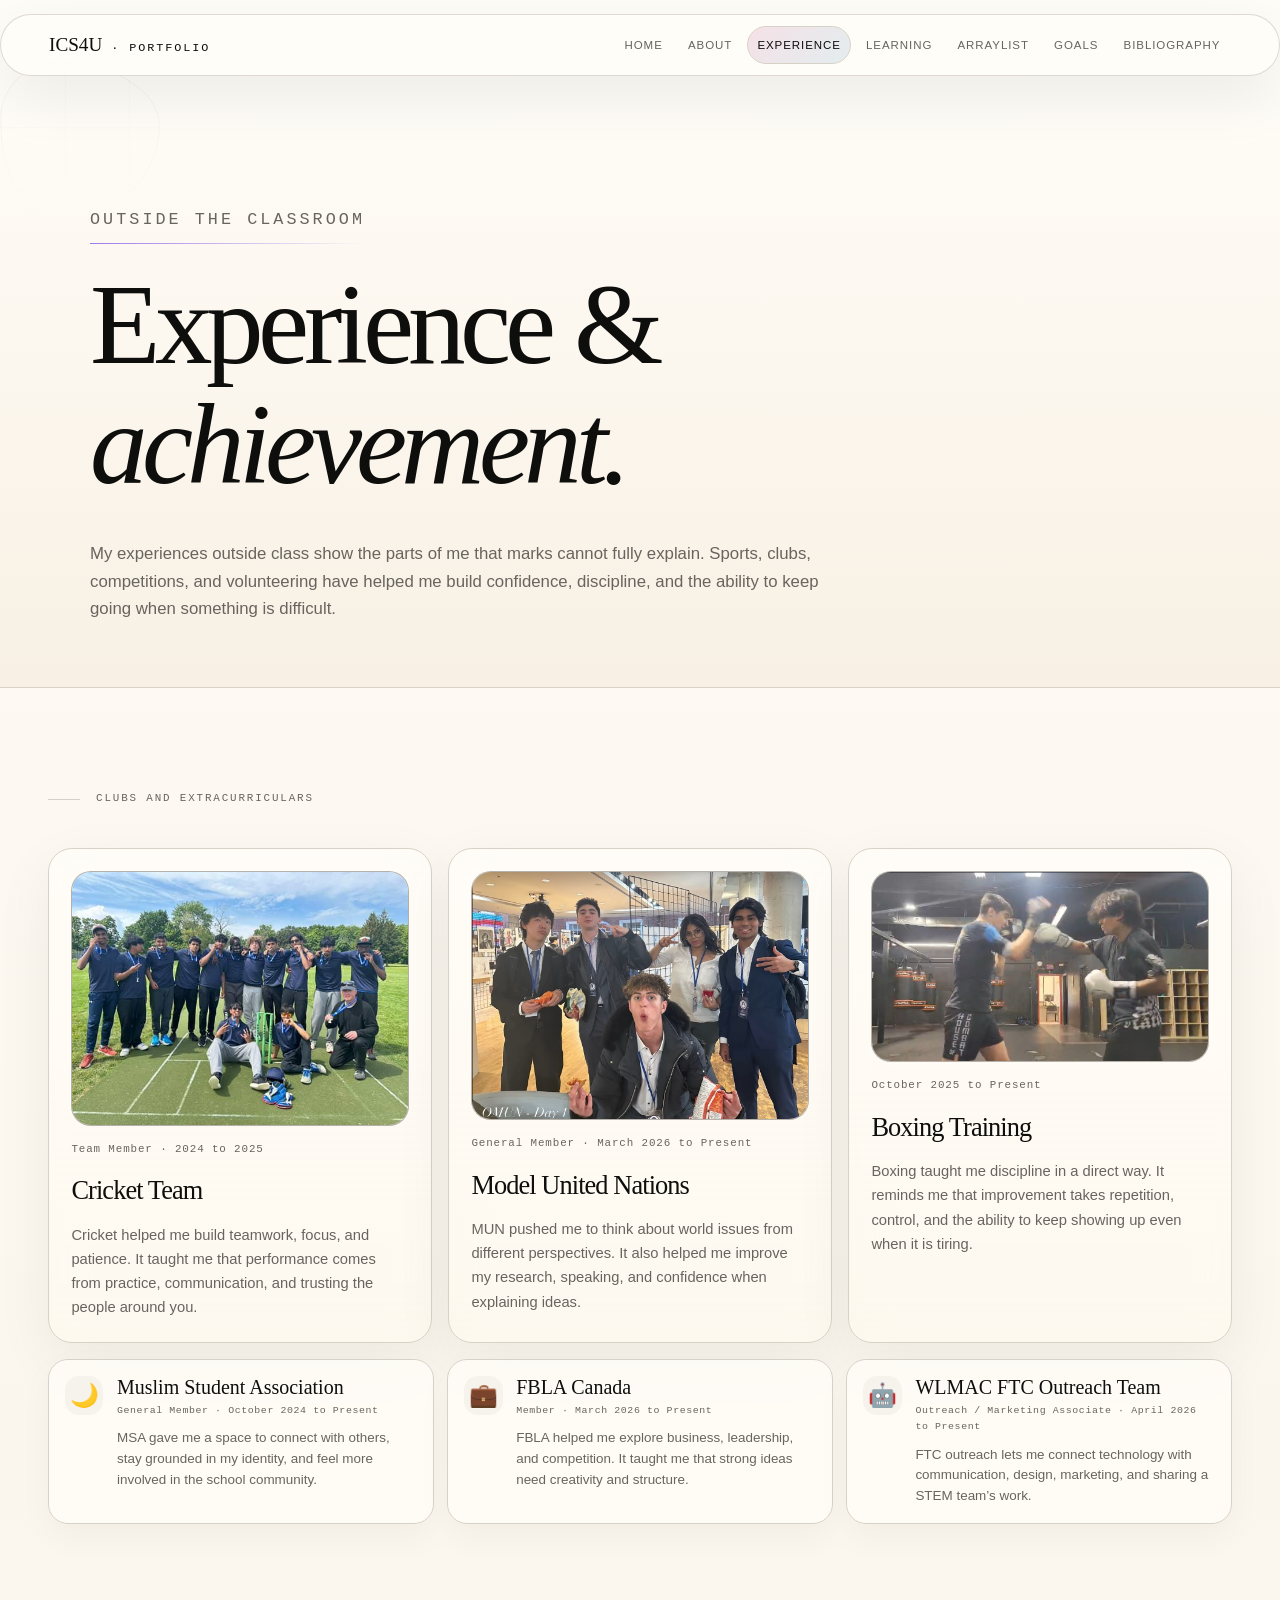
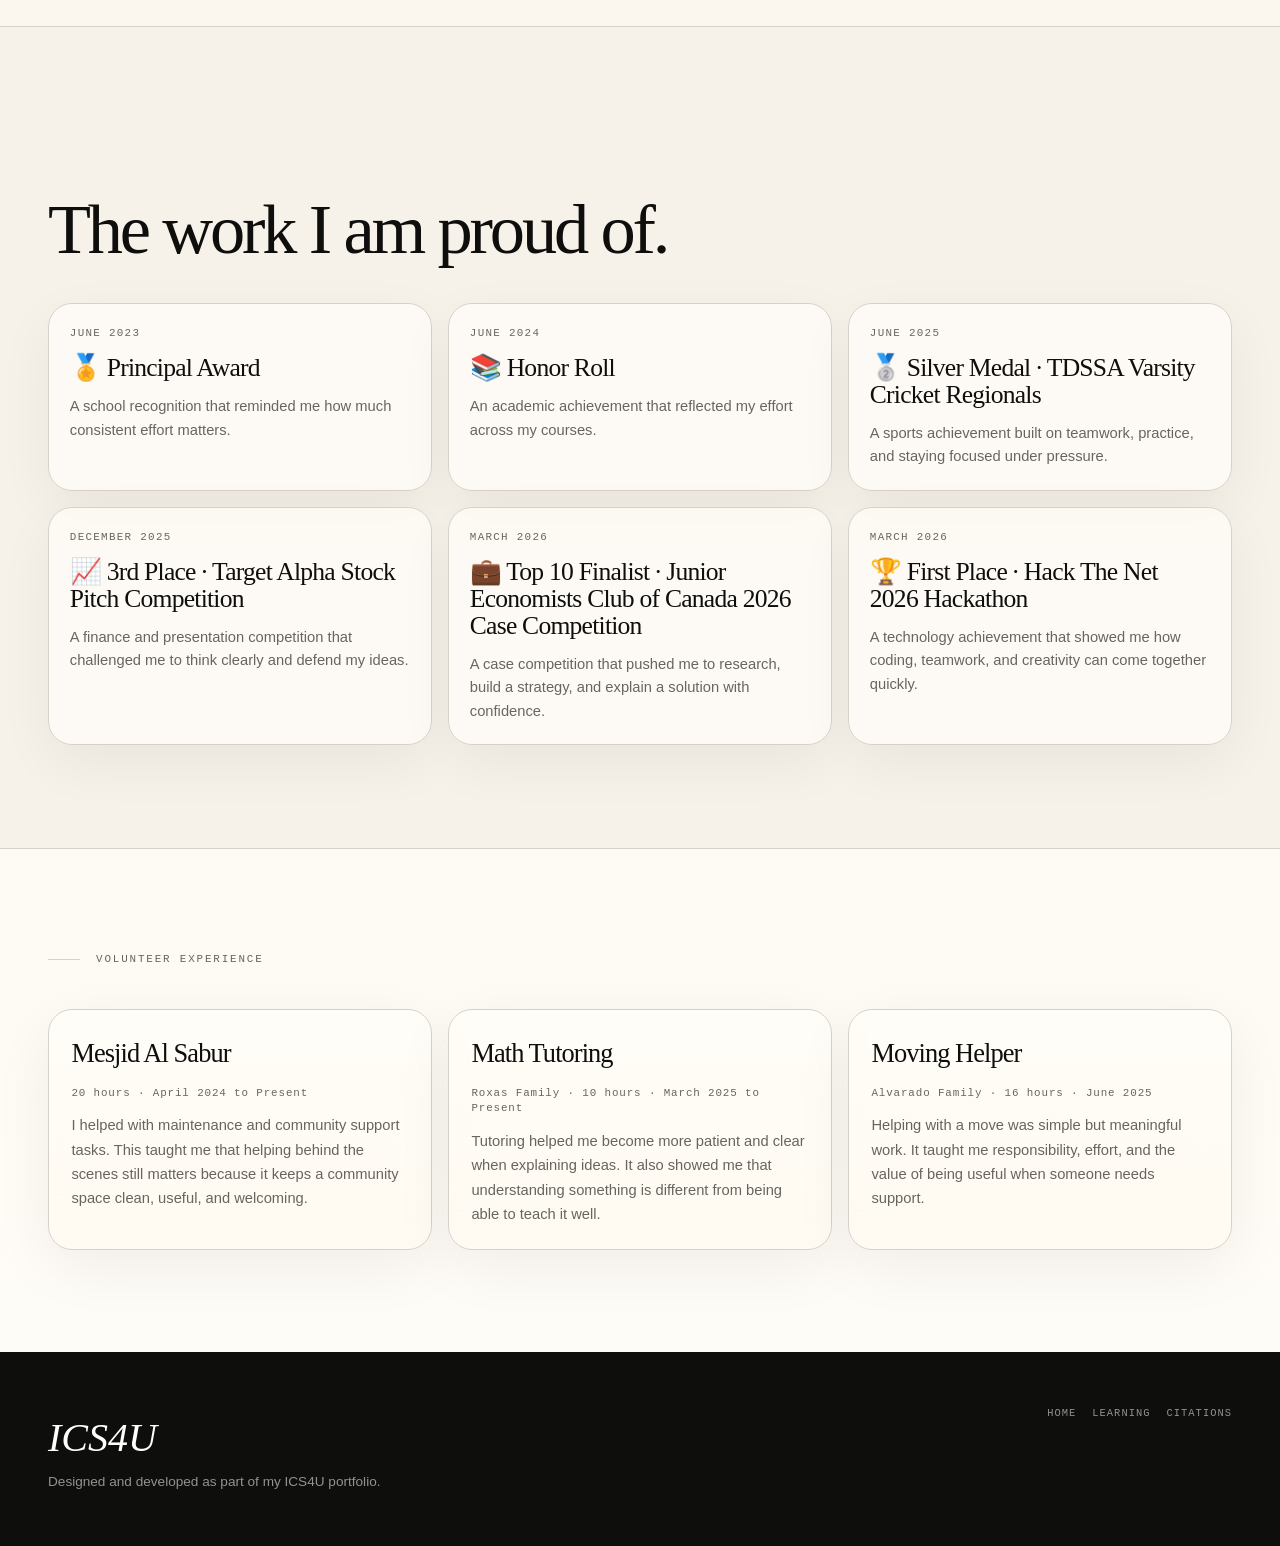
<file: experience.html>
<!DOCTYPE html>
<html lang="en">
<head>
  <meta charset="UTF-8">
  <meta name="viewport" content="width=device-width, initial-scale=1.0">
  <title>Experience | ICS4U Portfolio</title>
  <link rel="stylesheet" href="style.css">
</head>
<body>
  <a class="skip-link" href="#main">Skip to content</a>

  <header class="nav">
    <a class="nav-logo" href="index.html"><strong>ICS4U</strong> · Portfolio</a>
    <nav class="nav-links">
      <a href="index.html">Home</a>
      <a href="about.html">About</a>
      <a class="active" href="experience.html">Experience</a>
      <a href="course.html">Learning</a>
      <a href="tutorial.html">ArrayList</a>
      <a href="goals.html">Goals</a>
      <a href="bibliography.html">Bibliography</a>
    </nav>
    <button class="nav-toggle" aria-label="Open menu">
      <span></span>
      <span></span>
    </button>
  </header>

  <nav class="nav-drawer">
    <a href="index.html">Home</a>
    <a href="about.html">About</a>
    <a href="experience.html">Experience</a>
    <a href="course.html">Learning</a>
    <a href="tutorial.html">ArrayList</a>
    <a href="goals.html">Goals</a>
    <a href="bibliography.html">Bibliography</a>
  </nav>

  <main id="main">
    <section class="page-hero">
      <div class="page-hero-inner reveal">
        <p class="eyebrow">Outside the classroom</p>
        <h1>Experience &amp; <em>achievement.</em></h1>
        <p>My experiences outside class show the parts of me that marks cannot fully explain. Sports, clubs, competitions, and volunteering have helped me build confidence, discipline, and the ability to keep going when something is difficult.</p>
      </div>
    </section>

    <section class="section">
      <div class="inner">
        <p class="section-label reveal">Clubs and extracurriculars</p>

        <div class="featured-experience-grid">
          <div class="card image-experience-card reveal">
            <div class="photo-slot">
              <img class="photo-slot-image" src="cricket-team-photo.png" alt="Usayd with his cricket team">
            </div>
            <span class="num">Team Member · 2024 to 2025</span>
            <h3>Cricket Team</h3>
            <p>Cricket helped me build teamwork, focus, and patience. It taught me that performance comes from practice, communication, and trusting the people around you.</p>
          </div>

          <div class="card image-experience-card reveal">
            <div class="photo-slot">
              <img class="photo-slot-image" src="mun-day-photo.png" alt="Usayd with classmates at Model United Nations Day 1">
            </div>
            <span class="num">General Member · March 2026 to Present</span>
            <h3>Model United Nations</h3>
            <p>MUN pushed me to think about world issues from different perspectives. It also helped me improve my research, speaking, and confidence when explaining ideas.</p>
          </div>

          <div class="card image-experience-card reveal">
            <div class="photo-slot">
              <img class="photo-slot-image" src="boxing-training-photo.png" alt="Usayd training in boxing">
            </div>
            <span class="num">October 2025 to Present</span>
            <h3>Boxing Training</h3>
            <p>Boxing taught me discipline in a direct way. It reminds me that improvement takes repetition, control, and the ability to keep showing up even when it is tiring.</p>
          </div>
        </div>

        <div class="small-experience-grid reveal">
          <div class="small-experience-card">
            <div class="small-experience-emoji">🌙</div>
            <div>
              <h3>Muslim Student Association</h3>
              <span>General Member · October 2024 to Present</span>
              <p>MSA gave me a space to connect with others, stay grounded in my identity, and feel more involved in the school community.</p>
            </div>
          </div>

          <div class="small-experience-card">
            <div class="small-experience-emoji">💼</div>
            <div>
              <h3>FBLA Canada</h3>
              <span>Member · March 2026 to Present</span>
              <p>FBLA helped me explore business, leadership, and competition. It taught me that strong ideas need creativity and structure.</p>
            </div>
          </div>

          <div class="small-experience-card">
            <div class="small-experience-emoji">🤖</div>
            <div>
              <h3>WLMAC FTC Outreach Team</h3>
              <span>Outreach / Marketing Associate · April 2026 to Present</span>
              <p>FTC outreach lets me connect technology with communication, design, marketing, and sharing a STEM team’s work.</p>
            </div>
          </div>
        </div>
      </div>
    </section>

    <section class="section" style="background:var(--warm);border-top:1px solid var(--line);border-bottom:1px solid var(--line)">
      <div class="inner">
        <p class="section-label reveal">Recent achievements</p>
        <h2 class="display-title reveal">The work I am proud of.</h2>

        <div class="achievement-grid">
          <article class="achievement-card reveal">
            <span>June 2023</span>
            <strong>🏅 Principal Award</strong>
            <p>A school recognition that reminded me how much consistent effort matters.</p>
          </article>

          <article class="achievement-card reveal">
            <span>June 2024</span>
            <strong>📚 Honor Roll</strong>
            <p>An academic achievement that reflected my effort across my courses.</p>
          </article>

          <article class="achievement-card reveal">
            <span>June 2025</span>
            <strong>🥈 Silver Medal · TDSSA Varsity Cricket Regionals</strong>
            <p>A sports achievement built on teamwork, practice, and staying focused under pressure.</p>
          </article>

          <article class="achievement-card reveal">
            <span>December 2025</span>
            <strong>📈 3rd Place · Target Alpha Stock Pitch Competition</strong>
            <p>A finance and presentation competition that challenged me to think clearly and defend my ideas.</p>
          </article>

          <article class="achievement-card reveal">
            <span>March 2026</span>
            <strong>💼 Top 10 Finalist · Junior Economists Club of Canada 2026 Case Competition</strong>
            <p>A case competition that pushed me to research, build a strategy, and explain a solution with confidence.</p>
          </article>

          <article class="achievement-card reveal">
            <span>March 2026</span>
            <strong>🏆 First Place · Hack The Net 2026 Hackathon</strong>
            <p>A technology achievement that showed me how coding, teamwork, and creativity can come together quickly.</p>
          </article>
        </div>
      </div>
    </section>

    <section class="section">
      <div class="inner">
        <p class="section-label reveal">Volunteer experience</p>

        <div class="cards compact-cards">
          <div class="card reveal">
            <h3>Mesjid Al Sabur</h3>
            <span class="num">20 hours · April 2024 to Present</span>
            <p>I helped with maintenance and community support tasks. This taught me that helping behind the scenes still matters because it keeps a community space clean, useful, and welcoming.</p>
          </div>

          <div class="card reveal">
            <h3>Math Tutoring</h3>
            <span class="num">Roxas Family · 10 hours · March 2025 to Present</span>
            <p>Tutoring helped me become more patient and clear when explaining ideas. It also showed me that understanding something is different from being able to teach it well.</p>
          </div>

          <div class="card reveal">
            <h3>Moving Helper</h3>
            <span class="num">Alvarado Family · 16 hours · June 2025</span>
            <p>Helping with a move was simple but meaningful work. It taught me responsibility, effort, and the value of being useful when someone needs support.</p>
          </div>
        </div>
      </div>
    </section>
  </main>

  <footer class="footer">
    <div class="footer-inner">
      <div>
        <h2>ICS4U</h2>
        <p>Designed and developed as part of my ICS4U portfolio.</p>
      </div>

      <div class="footer-links">
        <a href="index.html">Home</a>
        <a href="course.html">Learning</a>
        <a href="bibliography.html">Citations</a>
      </div>
    </div>
  </footer>

  <script src="script.js"></script>
</body>
</html>
</file>
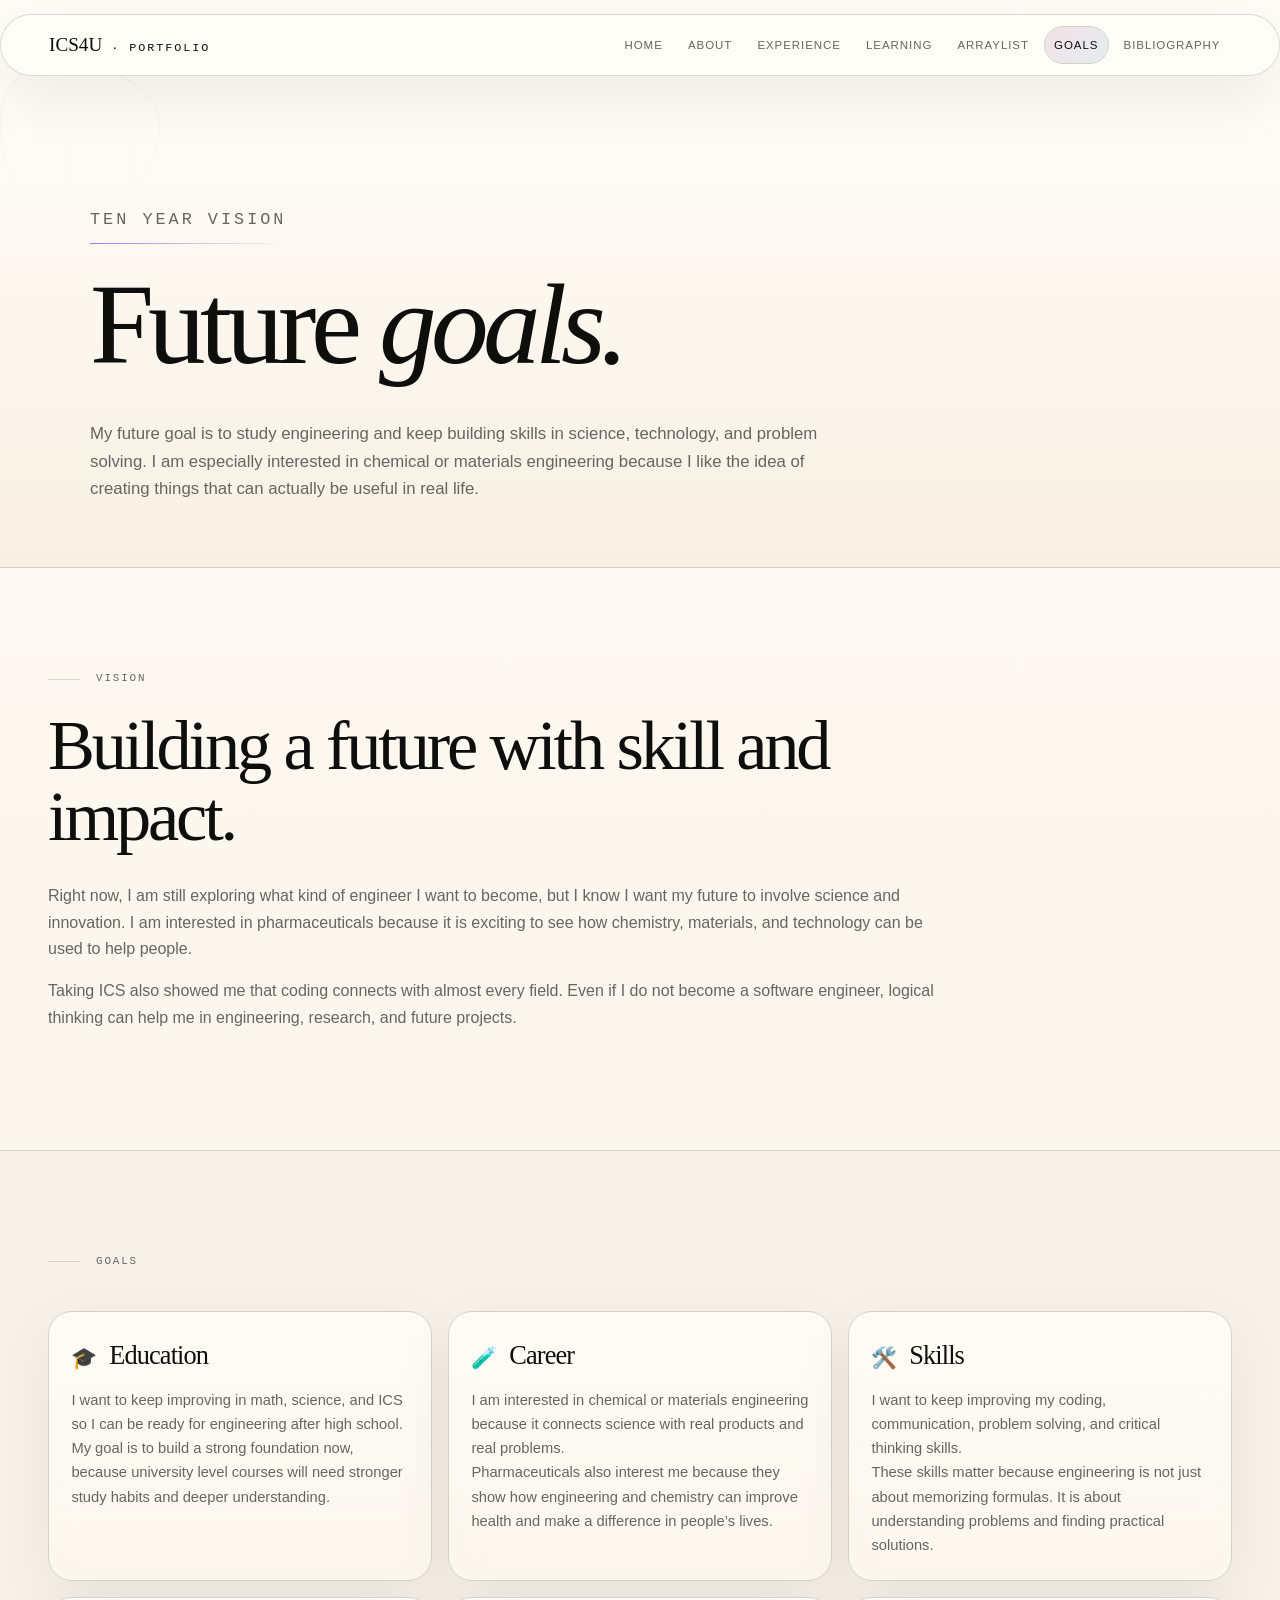
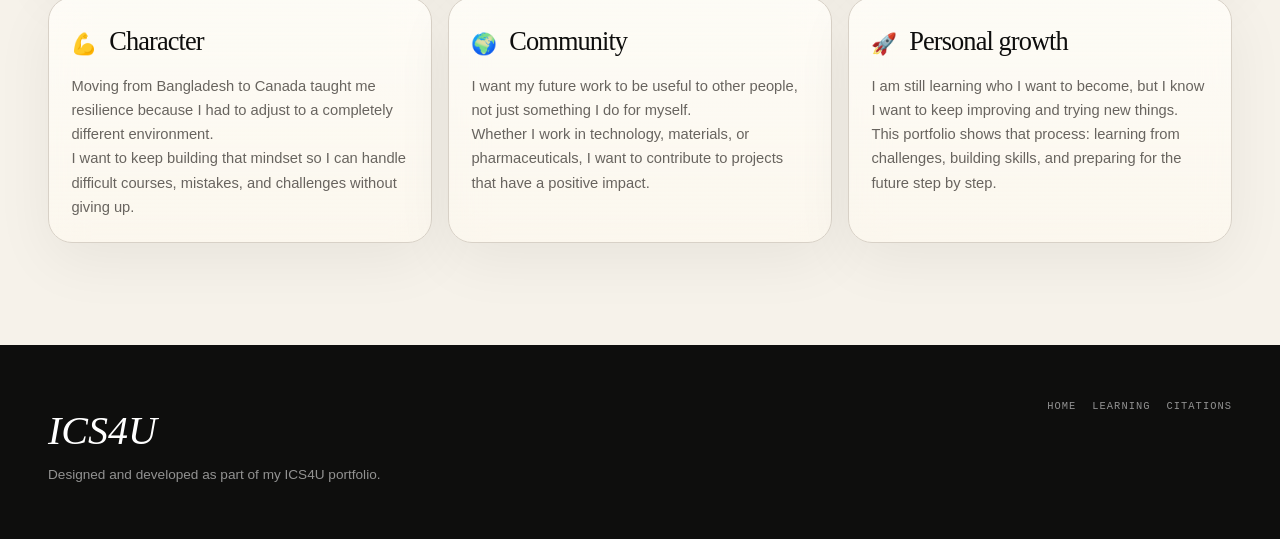
<file: goals.html>
<!DOCTYPE html><html lang="en"><head><meta charset="UTF-8"><meta name="viewport" content="width=device-width, initial-scale=1.0"><title>Future Goals | ICS4U Portfolio</title><link rel="stylesheet" href="style.css"></head><body>
<a class="skip-link" href="#main">Skip to content</a><header class="nav"><a class="nav-logo" href="index.html"><strong>ICS4U</strong> · Portfolio</a><nav class="nav-links"><a href="index.html">Home</a><a href="about.html">About</a><a href="experience.html">Experience</a><a href="course.html">Learning</a><a href="tutorial.html">ArrayList</a><a href="goals.html">Goals</a><a href="bibliography.html">Bibliography</a></nav><button class="nav-toggle" aria-label="Open menu"><span></span><span></span></button></header><nav class="nav-drawer"><a href="index.html">Home</a><a href="about.html">About</a><a href="experience.html">Experience</a><a href="course.html">Learning</a><a href="tutorial.html">ArrayList</a><a href="goals.html">Goals</a><a href="bibliography.html">Bibliography</a></nav>
<main id="main"><section class="page-hero"><div class="page-hero-inner reveal"><p class="eyebrow">Ten year vision</p><h1>Future <em>goals.</em></h1><p>My future goal is to study engineering and keep building skills in science, technology, and problem solving. I am especially interested in chemical or materials engineering because I like the idea of creating things that can actually be useful in real life.</p></div></section>
<section class="section"><div class="inner"><div class="prose reveal" style="max-width:900px"><p class="section-label">Vision</p><h2 class="display-title">Building a future with skill and impact.</h2><div class="lorem-block"><p>Right now, I am still exploring what kind of engineer I want to become, but I know I want my future to involve science and innovation. I am interested in pharmaceuticals because it is exciting to see how chemistry, materials, and technology can be used to help people.</p><p>Taking ICS also showed me that coding connects with almost every field. Even if I do not become a software engineer, logical thinking can help me in engineering, research, and future projects.</p></div></div></div></section>
<section class="section" style="background:var(--warm);border-top:1px solid var(--line)"><div class="inner"><p class="section-label reveal">Goals</p><div class="cards"><div class="card reveal"><h3><span class="goal-emoji">🎓</span> Education</h3><p>I want to keep improving in math, science, and ICS so I can be ready for engineering after high school.</p><p>My goal is to build a strong foundation now, because university level courses will need stronger study habits and deeper understanding.</p></div><div class="card reveal"><h3><span class="goal-emoji">🧪</span> Career</h3><p>I am interested in chemical or materials engineering because it connects science with real products and real problems.</p><p>Pharmaceuticals also interest me because they show how engineering and chemistry can improve health and make a difference in people’s lives.</p></div><div class="card reveal"><h3><span class="goal-emoji">🛠️</span> Skills</h3><p>I want to keep improving my coding, communication, problem solving, and critical thinking skills.</p><p>These skills matter because engineering is not just about memorizing formulas. It is about understanding problems and finding practical solutions.</p></div><div class="card reveal"><h3><span class="goal-emoji">💪</span> Character</h3><p>Moving from Bangladesh to Canada taught me resilience because I had to adjust to a completely different environment.</p><p>I want to keep building that mindset so I can handle difficult courses, mistakes, and challenges without giving up.</p></div><div class="card reveal"><h3><span class="goal-emoji">🌍</span> Community</h3><p>I want my future work to be useful to other people, not just something I do for myself.</p><p>Whether I work in technology, materials, or pharmaceuticals, I want to contribute to projects that have a positive impact.</p></div><div class="card reveal"><h3><span class="goal-emoji">🚀</span> Personal growth</h3><p>I am still learning who I want to become, but I know I want to keep improving and trying new things.</p><p>This portfolio shows that process: learning from challenges, building skills, and preparing for the future step by step.</p></div></div></div></section></main><footer class="footer"><div class="footer-inner"><div><h2>ICS4U</h2><p>Designed and developed as part of my ICS4U portfolio.</p></div><div class="footer-links"><a href="index.html">Home</a><a href="course.html">Learning</a><a href="bibliography.html">Citations</a></div></div></footer><script src="script.js"></script></body></html>
</file>
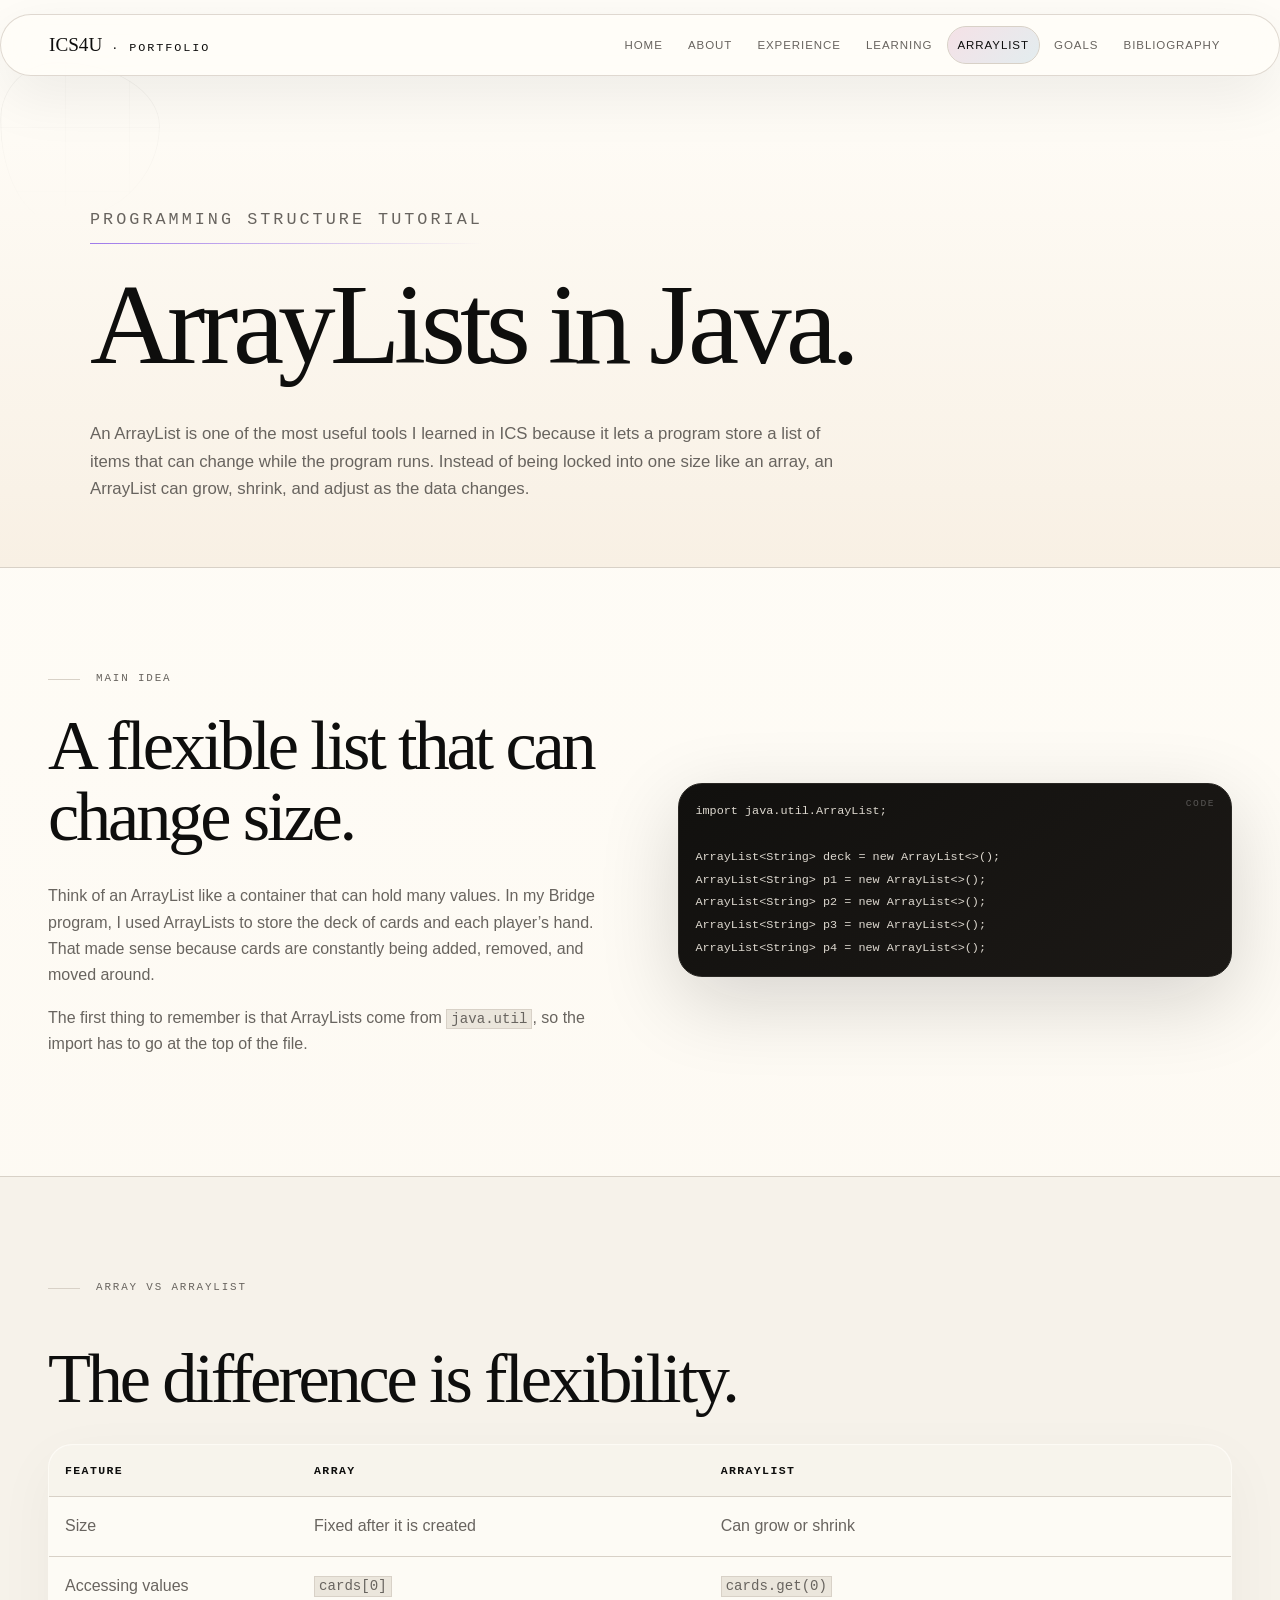
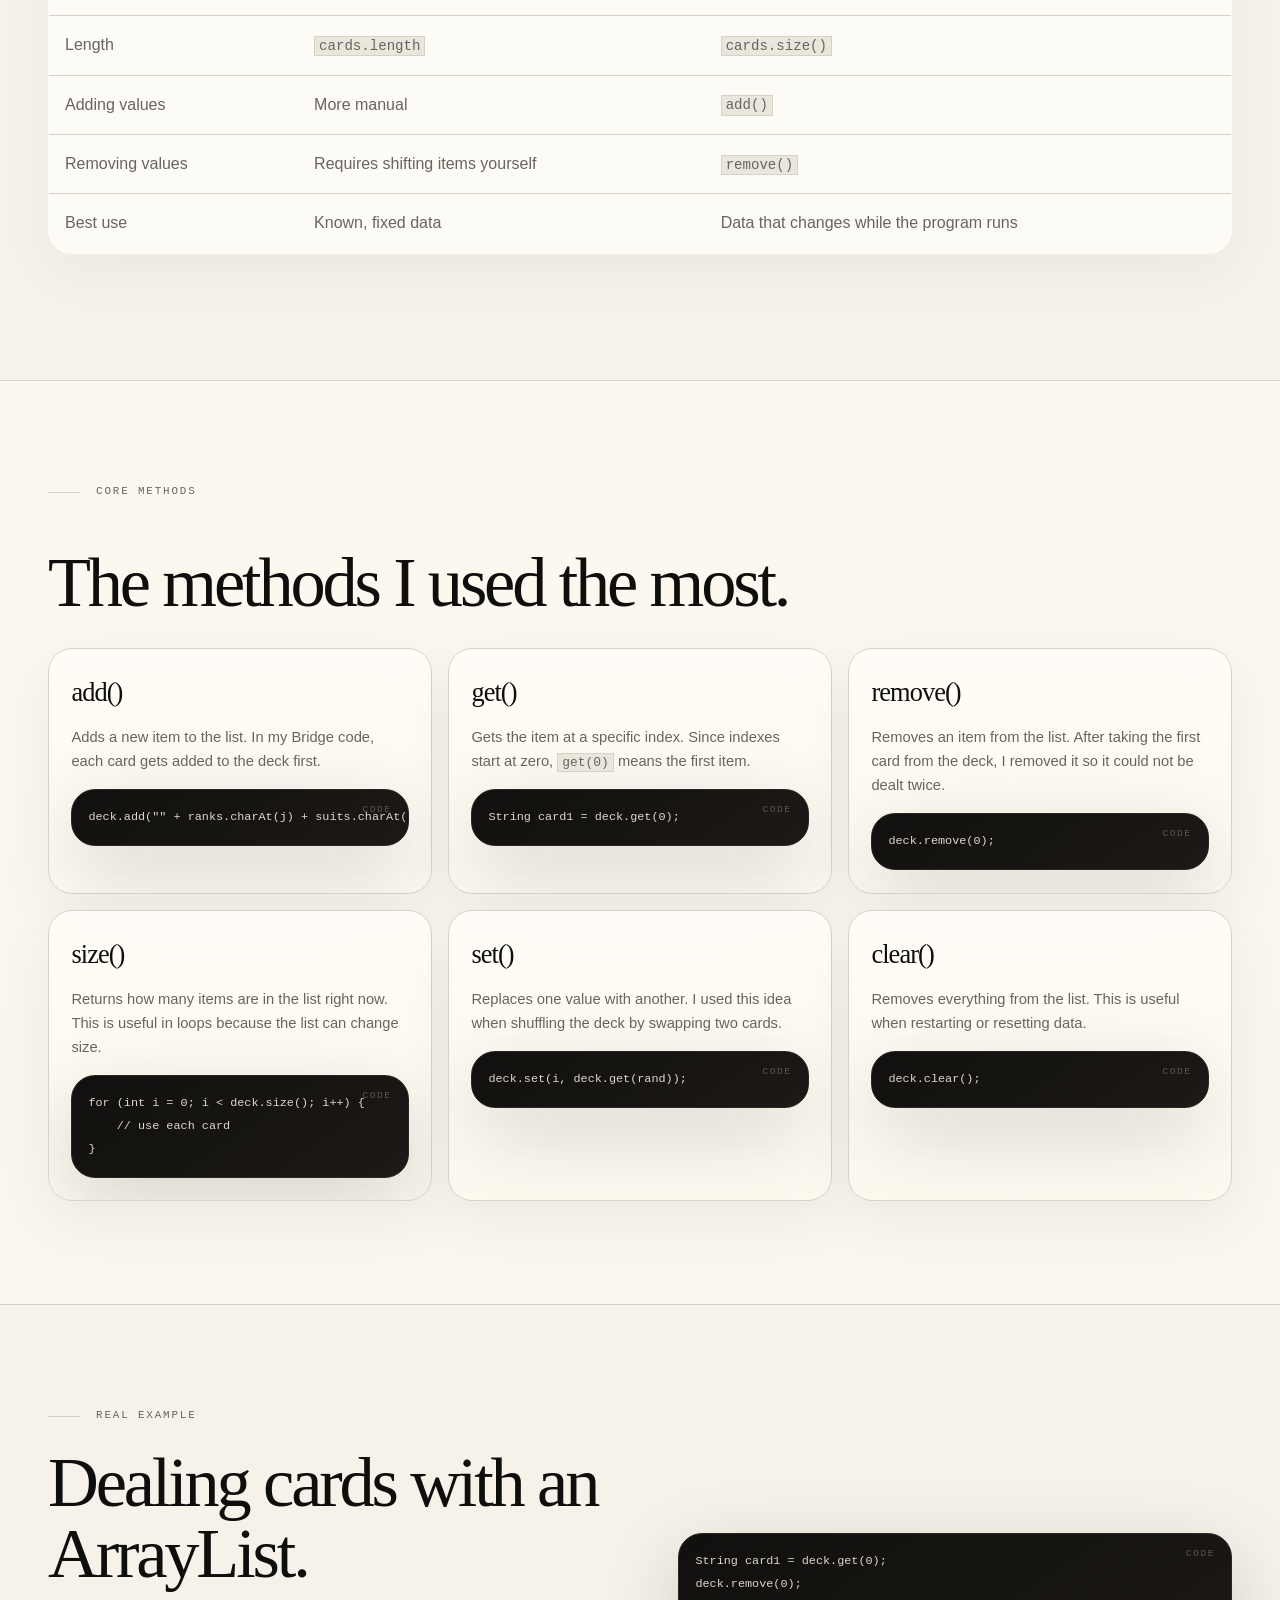
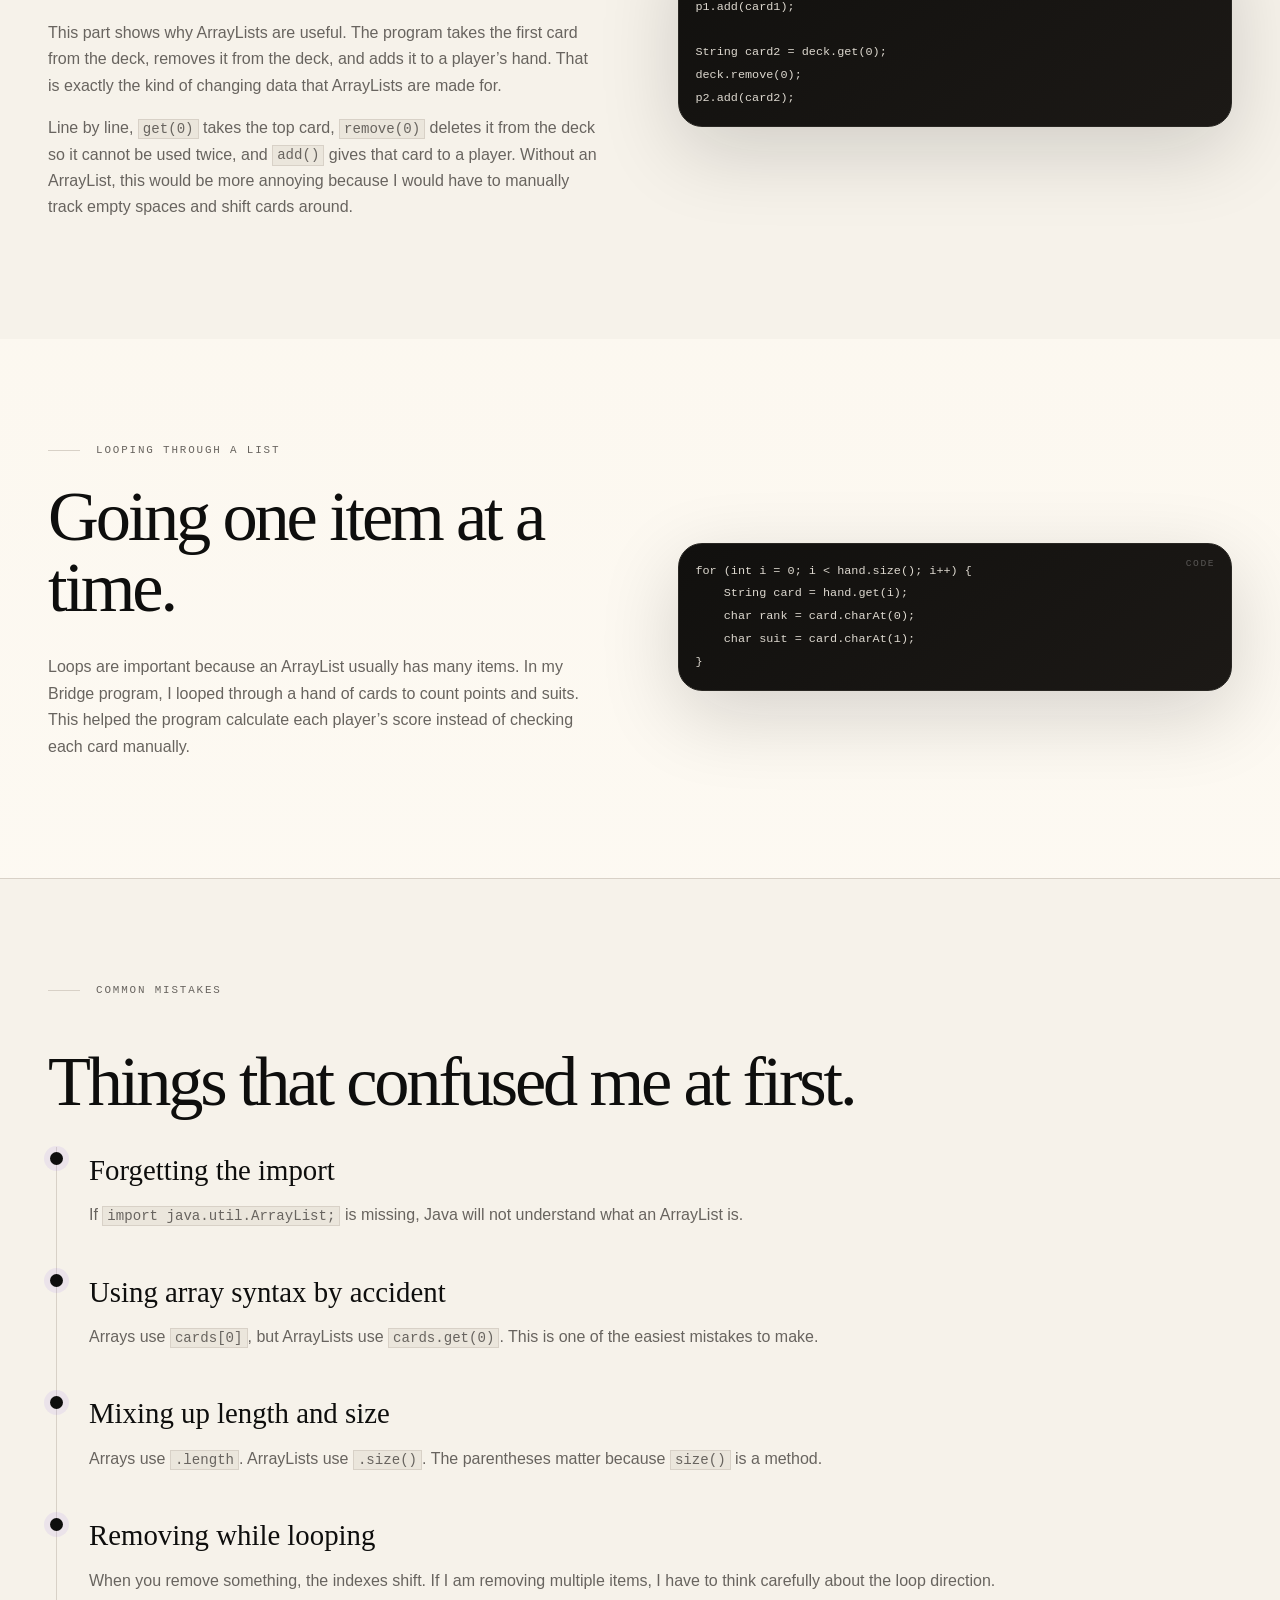
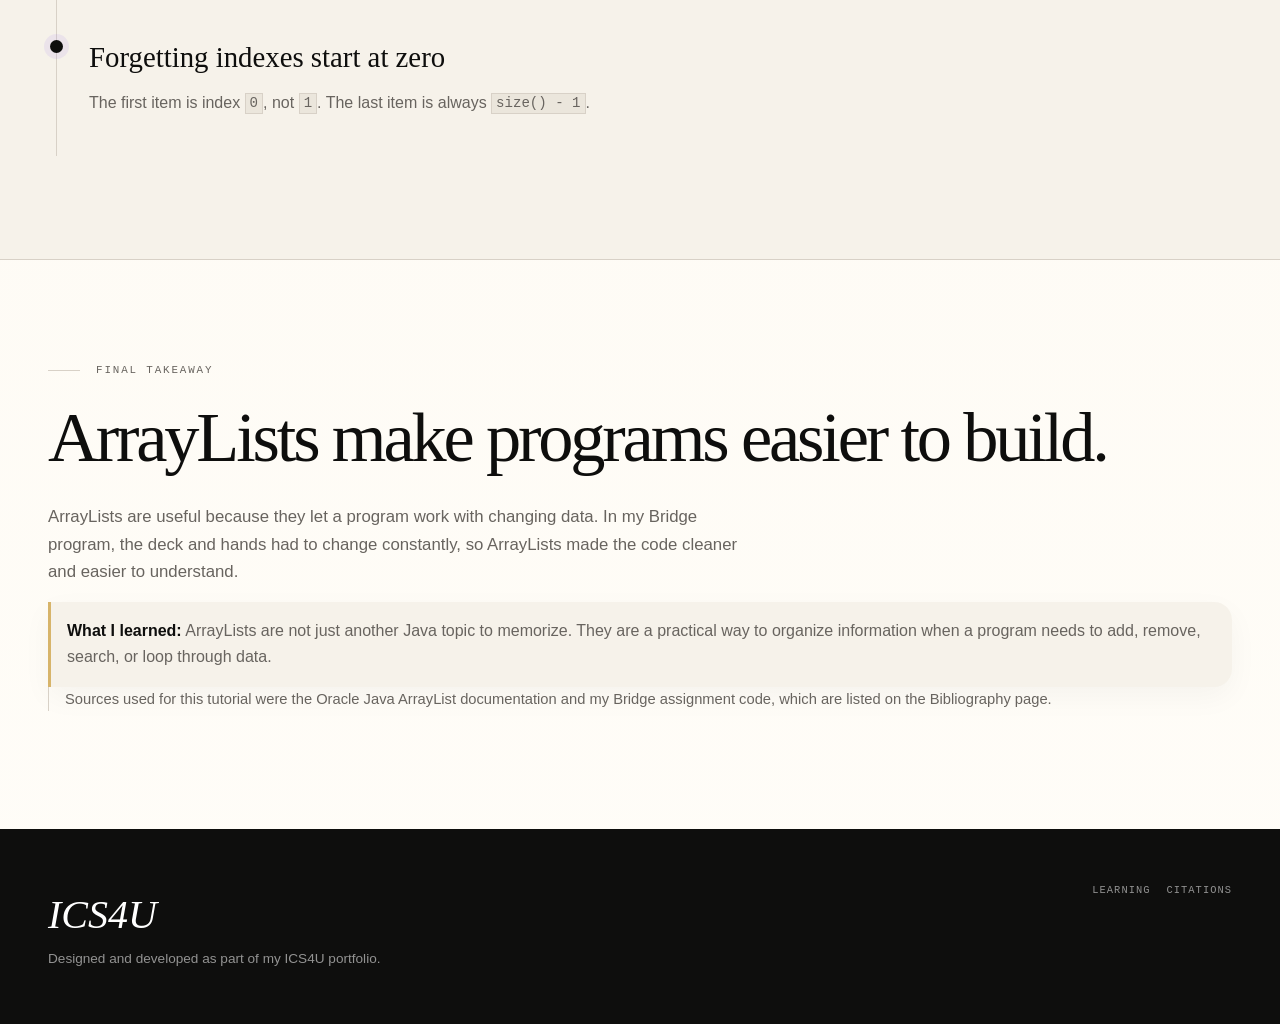
<file: tutorial.html>
<!DOCTYPE html><html lang="en"><head><meta charset="UTF-8"><meta name="viewport" content="width=device-width, initial-scale=1.0"><title>ArrayList Tutorial | ICS4U Portfolio</title><link rel="stylesheet" href="style.css"></head><body>
<a class="skip-link" href="#main">Skip to content</a><header class="nav"><a class="nav-logo" href="index.html"><strong>ICS4U</strong> · Portfolio</a><nav class="nav-links"><a href="index.html">Home</a><a href="about.html">About</a><a href="experience.html">Experience</a><a href="course.html">Learning</a><a href="tutorial.html">ArrayList</a><a href="goals.html">Goals</a><a href="bibliography.html">Bibliography</a></nav><button class="nav-toggle" aria-label="Open menu"><span></span><span></span></button></header><nav class="nav-drawer"><a href="index.html">Home</a><a href="about.html">About</a><a href="experience.html">Experience</a><a href="course.html">Learning</a><a href="tutorial.html">ArrayList</a><a href="goals.html">Goals</a><a href="bibliography.html">Bibliography</a></nav>
<main id="main"><section class="page-hero"><div class="page-hero-inner reveal"><p class="eyebrow">Programming structure tutorial</p><h1>ArrayLists in Java.</h1><p>An ArrayList is one of the most useful tools I learned in ICS because it lets a program store a list of items that can change while the program runs. Instead of being locked into one size like an array, an ArrayList can grow, shrink, and adjust as the data changes.</p></div></section>

<section class="section"><div class="inner split"><div class="prose reveal"><p class="section-label">Main idea</p><h2 class="display-title">A flexible list that can change size.</h2><p>Think of an ArrayList like a container that can hold many values. In my Bridge program, I used ArrayLists to store the deck of cards and each player’s hand. That made sense because cards are constantly being added, removed, and moved around.</p><p>The first thing to remember is that ArrayLists come from <code>java.util</code>, so the import has to go at the top of the file.</p></div><pre class="reveal"><code>import java.util.ArrayList;

ArrayList&lt;String&gt; deck = new ArrayList&lt;&gt;();
ArrayList&lt;String&gt; p1 = new ArrayList&lt;&gt;();
ArrayList&lt;String&gt; p2 = new ArrayList&lt;&gt;();
ArrayList&lt;String&gt; p3 = new ArrayList&lt;&gt;();
ArrayList&lt;String&gt; p4 = new ArrayList&lt;&gt;();</code></pre></div></section>

<section class="section" style="background:var(--warm);border-top:1px solid var(--line);border-bottom:1px solid var(--line)"><div class="inner"><p class="section-label reveal">Array vs ArrayList</p><h2 class="display-title reveal">The difference is flexibility.</h2><table class="reveal"><tr><th>Feature</th><th>Array</th><th>ArrayList</th></tr><tr><td>Size</td><td>Fixed after it is created</td><td>Can grow or shrink</td></tr><tr><td>Accessing values</td><td><code>cards[0]</code></td><td><code>cards.get(0)</code></td></tr><tr><td>Length</td><td><code>cards.length</code></td><td><code>cards.size()</code></td></tr><tr><td>Adding values</td><td>More manual</td><td><code>add()</code></td></tr><tr><td>Removing values</td><td>Requires shifting items yourself</td><td><code>remove()</code></td></tr><tr><td>Best use</td><td>Known, fixed data</td><td>Data that changes while the program runs</td></tr></table></div></section>

<section class="section"><div class="inner"><p class="section-label reveal">Core methods</p><h2 class="display-title reveal">The methods I used the most.</h2><div class="cards"><div class="card reveal"><h3>add()</h3><p>Adds a new item to the list. In my Bridge code, each card gets added to the deck first.</p><pre><code>deck.add("" + ranks.charAt(j) + suits.charAt(i));</code></pre></div><div class="card reveal"><h3>get()</h3><p>Gets the item at a specific index. Since indexes start at zero, <code>get(0)</code> means the first item.</p><pre><code>String card1 = deck.get(0);</code></pre></div><div class="card reveal"><h3>remove()</h3><p>Removes an item from the list. After taking the first card from the deck, I removed it so it could not be dealt twice.</p><pre><code>deck.remove(0);</code></pre></div><div class="card reveal"><h3>size()</h3><p>Returns how many items are in the list right now. This is useful in loops because the list can change size.</p><pre><code>for (int i = 0; i &lt; deck.size(); i++) {
    // use each card
}</code></pre></div><div class="card reveal"><h3>set()</h3><p>Replaces one value with another. I used this idea when shuffling the deck by swapping two cards.</p><pre><code>deck.set(i, deck.get(rand));</code></pre></div><div class="card reveal"><h3>clear()</h3><p>Removes everything from the list. This is useful when restarting or resetting data.</p><pre><code>deck.clear();</code></pre></div></div></div></section>

<section class="section" style="background:var(--warm);border-top:1px solid var(--line)"><div class="inner split"><div class="prose reveal"><p class="section-label">Real example</p><h2 class="display-title">Dealing cards with an ArrayList.</h2><p>This part shows why ArrayLists are useful. The program takes the first card from the deck, removes it from the deck, and adds it to a player’s hand. That is exactly the kind of changing data that ArrayLists are made for.</p><p>Line by line, <code>get(0)</code> takes the top card, <code>remove(0)</code> deletes it from the deck so it cannot be used twice, and <code>add()</code> gives that card to a player. Without an ArrayList, this would be more annoying because I would have to manually track empty spaces and shift cards around.</p></div><pre class="reveal"><code>String card1 = deck.get(0);
deck.remove(0);
p1.add(card1);

String card2 = deck.get(0);
deck.remove(0);
p2.add(card2);</code></pre></div></section>

<section class="section"><div class="inner split"><div class="prose reveal"><p class="section-label">Looping through a list</p><h2 class="display-title">Going one item at a time.</h2><p>Loops are important because an ArrayList usually has many items. In my Bridge program, I looped through a hand of cards to count points and suits. This helped the program calculate each player’s score instead of checking each card manually.</p></div><pre class="reveal"><code>for (int i = 0; i &lt; hand.size(); i++) {
    String card = hand.get(i);
    char rank = card.charAt(0);
    char suit = card.charAt(1);
}</code></pre></div></section>

<section class="section" style="background:var(--warm);border-top:1px solid var(--line);border-bottom:1px solid var(--line)"><div class="inner"><p class="section-label reveal">Common mistakes</p><h2 class="display-title reveal">Things that confused me at first.</h2><div class="timeline"><div class="timeline-item reveal"><h3>Forgetting the import</h3><p>If <code>import java.util.ArrayList;</code> is missing, Java will not understand what an ArrayList is.</p></div><div class="timeline-item reveal"><h3>Using array syntax by accident</h3><p>Arrays use <code>cards[0]</code>, but ArrayLists use <code>cards.get(0)</code>. This is one of the easiest mistakes to make.</p></div><div class="timeline-item reveal"><h3>Mixing up length and size</h3><p>Arrays use <code>.length</code>. ArrayLists use <code>.size()</code>. The parentheses matter because <code>size()</code> is a method.</p></div><div class="timeline-item reveal"><h3>Removing while looping</h3><p>When you remove something, the indexes shift. If I am removing multiple items, I have to think carefully about the loop direction.</p></div><div class="timeline-item reveal"><h3>Forgetting indexes start at zero</h3><p>The first item is index <code>0</code>, not <code>1</code>. The last item is always <code>size() - 1</code>.</p></div></div></div></section>

<section class="section"><div class="inner prose"><p class="section-label reveal">Final takeaway</p><h2 class="display-title reveal">ArrayLists make programs easier to build.</h2><p class="lead reveal">ArrayLists are useful because they let a program work with changing data. In my Bridge program, the deck and hands had to change constantly, so ArrayLists made the code cleaner and easier to understand.</p><div class="callout warning reveal"><strong>What I learned:</strong> ArrayLists are not just another Java topic to memorize. They are a practical way to organize information when a program needs to add, remove, search, or loop through data.</div><p class="small-note reveal">Sources used for this tutorial were the Oracle Java ArrayList documentation and my Bridge assignment code, which are listed on the Bibliography page.</p></div></section>
</main><footer class="footer"><div class="footer-inner"><div><h2>ICS4U</h2><p>Designed and developed as part of my ICS4U portfolio.</p></div><div class="footer-links"><a href="course.html">Learning</a><a href="bibliography.html">Citations</a></div></div></footer><script src="script.js"></script></body></html>
</file>
<file: style.css>
*,*::before,*::after{box-sizing:border-box;margin:0;padding:0}
:root{
  --ink:#0e0e0d;--ink2:#262522;--ink3:#68645f;--warm:#f6f2ea;--warm2:#ebe6dc;--line:#d8d1c7;--white:#fffdf8;
  --accent:#9f7aea;--accent2:#52d6c5;--gold:#d7b46a;
  --serif:Georgia,'Times New Roman',serif;--sans:Inter,Arial,Helvetica,sans-serif;--mono:'Courier New',monospace;
  --ease:cubic-bezier(.16,1,.3,1);
}
html{scroll-behavior:smooth;font-size:16px}
body{background:var(--white);color:var(--ink);font-family:var(--sans);line-height:1.65;overflow-x:hidden}
a{color:inherit;text-decoration:none}img{max-width:100%;display:block}ul{list-style:none}
body::before{content:'';position:fixed;inset:0;pointer-events:none;z-index:-1;background:radial-gradient(circle at 15% 10%,rgba(159,122,234,.12),transparent 28%),radial-gradient(circle at 90% 0%,rgba(82,214,197,.10),transparent 30%),linear-gradient(180deg,var(--white),#faf7f0)}
.skip-link{position:absolute;left:-999px;top:1rem;background:var(--ink);color:white;padding:.75rem 1rem;z-index:999}.skip-link:focus{left:1rem}
.nav{position:sticky;top:0;z-index:1000;height:72px;display:flex;align-items:center;justify-content:space-between;padding:0 clamp(1rem,4vw,3rem);background:rgba(255,253,248,.78);backdrop-filter:blur(18px);border-bottom:1px solid rgba(216,209,199,.75)}
.nav-logo{font-family:var(--mono);font-size:.74rem;letter-spacing:.16em;text-transform:uppercase}.nav-logo strong{font-family:var(--serif);font-size:1.2rem;letter-spacing:0;text-transform:none;font-weight:400}
.nav-links{display:flex;align-items:center;gap:.25rem}.nav-links a{font-size:.72rem;letter-spacing:.08em;text-transform:uppercase;color:var(--ink3);padding:.55rem .8rem;border:1px solid transparent;transition:.25s var(--ease)}.nav-links a:hover,.nav-links a.active{color:var(--ink);border-color:var(--line);background:rgba(246,242,234,.7)}
.nav-toggle{display:none;background:none;border:0;cursor:pointer;padding:.5rem}.nav-toggle span{display:block;width:24px;height:1px;background:var(--ink);margin:6px 0;transition:.3s}.nav-drawer{display:none}
.hero{min-height:calc(100vh - 72px);display:grid;align-items:end;padding:clamp(3rem,8vw,7rem) clamp(1rem,4vw,3rem);position:relative;overflow:hidden;border-bottom:1px solid var(--line)}
.hero::after{content:'2026';position:absolute;right:-.08em;bottom:-.23em;font-family:var(--serif);font-size:clamp(9rem,30vw,28rem);color:transparent;-webkit-text-stroke:1px rgba(14,14,13,.12);z-index:0}.hero-inner{position:relative;z-index:1;max-width:1200px}.eyebrow{font-family:var(--mono);font-size:.72rem;letter-spacing:.18em;text-transform:uppercase;color:var(--ink3);margin-bottom:1.5rem}.hero h1{font-family:var(--serif);font-size:clamp(4rem,11vw,10rem);font-weight:400;line-height:.9;letter-spacing:-.06em;max-width:1000px}.hero h1 em{font-style:italic;color:var(--ink3)}.hero-copy{display:flex;align-items:flex-end;justify-content:space-between;gap:2rem;margin-top:2rem;flex-wrap:wrap}.hero-copy p{max-width:460px;color:var(--ink3);font-size:1rem}.actions{display:flex;gap:.8rem;flex-wrap:wrap}
.btn{display:inline-flex;align-items:center;justify-content:center;gap:.5rem;padding:.88rem 1.25rem;border:1px solid var(--ink);font-size:.72rem;letter-spacing:.1em;text-transform:uppercase;transition:.25s var(--ease)}.btn-dark{background:var(--ink);color:white}.btn-dark:hover{background:var(--ink2);transform:translateY(-2px)}.btn-ghost{background:transparent;color:var(--ink)}.btn-ghost:hover{background:var(--warm);transform:translateY(-2px)}
.section{padding:clamp(4rem,8vw,7rem) clamp(1rem,4vw,3rem)}.inner{max-width:1200px;margin:0 auto}.section-label{font-family:var(--mono);font-size:.68rem;letter-spacing:.17em;text-transform:uppercase;color:var(--ink3);display:flex;align-items:center;gap:1rem;margin-bottom:2.5rem}.section-label::before{content:'';width:32px;height:1px;background:var(--line)}
.split{display:grid;grid-template-columns:1fr 1fr;gap:clamp(2rem,6vw,6rem);align-items:center}.display-title{font-family:var(--serif);font-size:clamp(2.5rem,5.5vw,5.5rem);font-weight:400;line-height:.98;letter-spacing:-.045em;margin-bottom:1.5rem}.display-title em{font-style:italic;color:var(--ink3)}.lead{font-size:1.05rem;color:var(--ink3);max-width:720px}.prose p{color:var(--ink3);margin:0 0 1rem}.prose strong{color:var(--ink)}
.visual-card{border:1px solid var(--line);background:var(--warm);min-height:380px;display:grid;place-items:center;position:relative;overflow:hidden}.visual-card::before{content:'';position:absolute;inset:0;background-image:linear-gradient(var(--line) 1px,transparent 1px),linear-gradient(90deg,var(--line) 1px,transparent 1px);background-size:42px 42px;opacity:.45}.visual-initial{position:relative;font-family:var(--serif);font-size:9rem;line-height:1}.tag{display:inline-flex;font-family:var(--mono);font-size:.65rem;letter-spacing:.12em;text-transform:uppercase;border:1px solid var(--line);padding:.35rem .6rem;color:var(--ink3);background:rgba(255,253,248,.6)}
.cards{display:grid;grid-template-columns:repeat(3,1fr);gap:1rem}.card{border:1px solid var(--line);background:rgba(255,253,248,.72);padding:1.4rem;min-height:180px;transition:.25s var(--ease);position:relative;overflow:hidden}.card::after{content:'';position:absolute;inset:auto 0 0 0;height:3px;background:linear-gradient(90deg,var(--accent),var(--accent2));transform:scaleX(0);transform-origin:left;transition:.35s var(--ease)}.card:hover{transform:translateY(-5px);box-shadow:0 20px 45px rgba(14,14,13,.08)}.card:hover::after{transform:scaleX(1)}.card h3{font-family:var(--serif);font-size:1.65rem;font-weight:400;margin-bottom:.6rem}.card p{color:var(--ink3);font-size:.92rem}.card .num{font-family:var(--mono);font-size:.65rem;color:var(--ink3);letter-spacing:.12em;margin-bottom:1.25rem;display:block}
.page-hero{padding:7rem clamp(1rem,4vw,3rem) 4rem;border-bottom:1px solid var(--line);background:linear-gradient(135deg,var(--white),var(--warm))}.page-hero-inner{max-width:1100px;margin:0 auto}.page-hero h1{font-family:var(--serif);font-size:clamp(3.5rem,9vw,8rem);line-height:.9;font-weight:400;letter-spacing:-.06em}.page-hero p{margin-top:1.5rem;max-width:680px;color:var(--ink3);font-size:1.05rem}
.timeline{border-left:1px solid var(--line);margin-left:.5rem}.timeline-item{position:relative;padding:0 0 2.5rem 2rem}.timeline-item::before{content:'';position:absolute;left:-7px;top:.35rem;width:13px;height:13px;border-radius:50%;background:var(--ink)}.timeline-item h3{font-family:var(--serif);font-size:1.8rem;font-weight:400}.timeline-item p{color:var(--ink3);margin-top:.5rem}
.topic{border:1px solid var(--line);background:rgba(255,253,248,.75);padding:1.5rem;margin-bottom:1rem}.topic-head{display:flex;justify-content:space-between;gap:1rem;align-items:flex-start;border-bottom:1px solid var(--line);padding-bottom:1rem;margin-bottom:1rem}.topic h3{font-family:var(--serif);font-size:2rem;font-weight:400}.topic-grid{display:grid;grid-template-columns:1.1fr .9fr;gap:1.5rem}.callout{border-left:3px solid var(--ink);padding:1rem;background:var(--warm);color:var(--ink3);margin-top:1rem}.tip{border-left-color:var(--accent2)}.warning{border-left-color:var(--gold)}
pre{background:#12110f;color:#ddd8cf;border:1px solid #292723;padding:1rem;overflow:auto;font-family:var(--mono);font-size:.84rem;line-height:1.7;margin-top:1rem}code{font-family:var(--mono);font-size:.88em;background:var(--warm2);border:1px solid var(--line);padding:.08rem .25rem}pre code{background:transparent;border:0;padding:0;color:inherit}
table{width:100%;border-collapse:collapse;background:rgba(255,253,248,.8);border:1px solid var(--line);margin:1.5rem 0}th,td{padding:1rem;border-bottom:1px solid var(--line);text-align:left;vertical-align:top}th{font-family:var(--mono);font-size:.72rem;letter-spacing:.12em;text-transform:uppercase;color:var(--ink)}td{color:var(--ink3)}
.quote-block{font-family:var(--serif);font-size:clamp(1.7rem,4vw,3.2rem);line-height:1.2;font-style:italic;color:var(--ink);padding:3rem 0;border-top:1px solid var(--line);border-bottom:1px solid var(--line)}
.footer{background:var(--ink);color:white;padding:3rem clamp(1rem,4vw,3rem)}.footer-inner{max-width:1200px;margin:0 auto;display:flex;justify-content:space-between;gap:2rem;flex-wrap:wrap}.footer h2{font-family:var(--serif);font-weight:400;font-size:2.5rem;font-style:italic}.footer p,.footer a{color:rgba(255,255,255,.55);font-size:.85rem}.footer-links{display:flex;gap:1rem;flex-wrap:wrap}.footer-links a{font-family:var(--mono);font-size:.65rem;text-transform:uppercase;letter-spacing:.1em}.reveal{opacity:0;transform:translateY(24px);transition:.8s var(--ease)}.reveal.up{opacity:1;transform:none}
@media(max-width:950px){.nav-links{display:none}.nav-toggle{display:block}.nav-drawer{display:flex;position:fixed;inset:72px 0 auto 0;background:var(--ink);z-index:999;flex-direction:column;padding:1rem;transform:translateY(-120%);transition:.35s var(--ease)}.nav-drawer.open{transform:translateY(0)}.nav-drawer a{color:white;font-family:var(--serif);font-size:2rem;padding:.5rem}.split,.topic-grid{grid-template-columns:1fr}.cards{grid-template-columns:1fr 1fr}}
@media(max-width:650px){.hero h1{font-size:4rem}.hero-copy{align-items:flex-start}.cards{grid-template-columns:1fr}.topic-head{display:block}.display-title{font-size:3rem}.page-hero h1{font-size:3.7rem}.visual-card{min-height:260px}.visual-initial{font-size:6rem}table{font-size:.85rem}th,td{padding:.7rem}}

/* ─────────────────────────────────────────────────────────────
   PREMIUM ANIMATION + AESTHETIC UPGRADE PACK
   Added for a smoother, more high-end portfolio feel.
───────────────────────────────────────────────────────────── */
:root{
  --glass:rgba(255,253,248,.66);
  --shadow-soft:0 24px 80px rgba(14,14,13,.10);
  --shadow-sharp:0 10px 30px rgba(14,14,13,.08);
  --ease-premium:cubic-bezier(.16,1,.3,1);
  --ease-snap:cubic-bezier(.2,.9,.2,1.15);
}
html{scroll-padding-top:90px}
body{
  background:
    radial-gradient(circle at 12% 8%,rgba(159,122,234,.16),transparent 26rem),
    radial-gradient(circle at 88% 4%,rgba(82,214,197,.13),transparent 25rem),
    linear-gradient(180deg,#fffdf8 0%,#fbf6ed 45%,#fffdf8 100%);
}
body::after{
  content:'';
  position:fixed;
  inset:0;
  pointer-events:none;
  z-index:99999;
  opacity:.045;
  background-image:url("data:image/svg+xml,%3Csvg viewBox='0 0 220 220' xmlns='http://www.w3.org/2000/svg'%3E%3Cfilter id='n'%3E%3CfeTurbulence type='fractalNoise' baseFrequency='.9' numOctaves='3' stitchTiles='stitch'/%3E%3C/filter%3E%3Crect width='220' height='220' filter='url(%23n)' opacity='.9'/%3E%3C/svg%3E");
  mix-blend-mode:multiply;
}

/* Soft animated ambient orbs injected by JS */
.ambient-orbs{position:fixed;inset:0;pointer-events:none;z-index:-1;overflow:hidden}
.orb{position:absolute;border-radius:999px;filter:blur(34px);opacity:.22;animation:orbFloat 18s var(--ease-premium) infinite alternate}
.orb.one{width:340px;height:340px;background:var(--accent);left:-120px;top:12vh}
.orb.two{width:280px;height:280px;background:var(--accent2);right:-90px;top:22vh;animation-delay:-6s}
.orb.three{width:320px;height:320px;background:var(--gold);left:45%;bottom:-160px;animation-delay:-11s;opacity:.14}
@keyframes orbFloat{
  0%{transform:translate3d(0,0,0) scale(1)}
  50%{transform:translate3d(42px,-36px,0) scale(1.12)}
  100%{transform:translate3d(-24px,48px,0) scale(.92)}
}

/* Top scroll progress bar */
.scroll-progress{position:fixed;top:0;left:0;height:3px;width:0%;z-index:3000;background:linear-gradient(90deg,var(--accent),var(--accent2),var(--gold));box-shadow:0 0 22px rgba(82,214,197,.45);transform-origin:left}

/* Premium cursor */
.cursor-dot,.cursor-ring{position:fixed;left:0;top:0;pointer-events:none;z-index:4000;border-radius:50%;transform:translate(-50%,-50%);display:none}
.cursor-dot{width:7px;height:7px;background:var(--ink);mix-blend-mode:difference}
.cursor-ring{width:36px;height:36px;border:1px solid rgba(14,14,13,.45);transition:width .25s var(--ease-premium),height .25s var(--ease-premium),border-color .25s,opacity .25s;opacity:.55}
body.cursor-ready .cursor-dot,body.cursor-ready .cursor-ring{display:block}
body.cursor-hover .cursor-ring{width:62px;height:62px;border-color:rgba(159,122,234,.72);opacity:.75}
body.cursor-hover .cursor-dot{background:var(--accent2)}
@media(pointer:coarse){.cursor-dot,.cursor-ring{display:none!important}}

/* Entry transition */
body{opacity:0;animation:pageFadeIn .72s var(--ease-premium) forwards}
@keyframes pageFadeIn{from{opacity:0;filter:blur(8px);transform:translateY(10px)}to{opacity:1;filter:blur(0);transform:none}}

/* Navigation glow and motion */
.nav{
  box-shadow:0 12px 38px rgba(14,14,13,.035);
  transition:height .35s var(--ease-premium),background .35s var(--ease-premium),box-shadow .35s var(--ease-premium),border-color .35s var(--ease-premium);
}
.nav.scrolled{height:64px;background:rgba(255,253,248,.88);box-shadow:0 18px 55px rgba(14,14,13,.085)}
.nav-logo{position:relative}.nav-logo::after{content:'';position:absolute;left:0;right:0;bottom:-7px;height:1px;background:linear-gradient(90deg,var(--accent),var(--accent2));transform:scaleX(0);transform-origin:left;transition:.35s var(--ease-premium)}.nav-logo:hover::after{transform:scaleX(1)}
.nav-links a{border-radius:999px;position:relative;overflow:hidden}.nav-links a::before{content:'';position:absolute;inset:0;background:linear-gradient(135deg,rgba(159,122,234,.12),rgba(82,214,197,.10));opacity:0;transition:.3s var(--ease-premium)}.nav-links a:hover::before,.nav-links a.active::before{opacity:1}.nav-links a{isolation:isolate}.nav-links a span,.nav-links a{z-index:1}
.nav-toggle.open span:first-child{transform:translateY(7px) rotate(45deg)}.nav-toggle.open span:last-child{transform:translateY(-7px) rotate(-45deg)}
.nav-drawer{box-shadow:0 30px 80px rgba(0,0,0,.28)}
.nav-drawer a{opacity:.52;transform:translateY(-8px);transition:opacity .25s var(--ease-premium),transform .35s var(--ease-premium)}
.nav-drawer.open a{transform:translateY(0)}
.nav-drawer.open a:nth-child(2){transition-delay:.04s}.nav-drawer.open a:nth-child(3){transition-delay:.08s}.nav-drawer.open a:nth-child(4){transition-delay:.12s}.nav-drawer.open a:nth-child(5){transition-delay:.16s}.nav-drawer.open a:nth-child(6){transition-delay:.20s}.nav-drawer.open a:nth-child(7){transition-delay:.24s}
.nav-drawer a:hover,.nav-drawer a.active{opacity:1;color:#fff}

/* Hero cinematic treatment */
.hero{isolation:isolate;background:linear-gradient(135deg,rgba(255,253,248,.86),rgba(246,242,234,.72));}
.hero::before{content:'';position:absolute;inset:0;background:linear-gradient(120deg,transparent 0%,rgba(255,255,255,.78) 48%,transparent 55%);transform:translateX(-140%);animation:heroSweep 3.2s var(--ease-premium) .4s forwards;z-index:0;pointer-events:none}
@keyframes heroSweep{to{transform:translateX(140%)}}
.hero-inner{animation:heroRise .95s var(--ease-premium) both}.hero h1{background:linear-gradient(110deg,#0e0e0d 0%,#403c36 42%,#0e0e0d 70%);-webkit-background-clip:text;background-clip:text;color:transparent;text-shadow:0 28px 80px rgba(14,14,13,.08)}
.hero h1 em{background:linear-gradient(90deg,var(--accent),var(--accent2));-webkit-background-clip:text;background-clip:text;color:transparent}
.hero::after{animation:yearDrift 12s ease-in-out infinite alternate}
@keyframes heroRise{from{opacity:0;transform:translateY(34px) scale(.985);filter:blur(8px)}to{opacity:1;transform:none;filter:blur(0)}}
@keyframes yearDrift{from{transform:translateY(0) rotate(0)}to{transform:translateY(-20px) rotate(-1deg)}}
.eyebrow{position:relative;width:max-content}.eyebrow::after{content:'';position:absolute;left:0;bottom:-10px;width:100%;height:1px;background:linear-gradient(90deg,var(--accent),transparent);transform-origin:left;animation:lineGrow 1.1s var(--ease-premium) .35s both}@keyframes lineGrow{from{transform:scaleX(0);opacity:0}to{transform:scaleX(1);opacity:1}}

/* Buttons become magnetic, shiny, and more premium */
.btn{border-radius:999px;position:relative;overflow:hidden;box-shadow:0 10px 24px rgba(14,14,13,.06);will-change:transform}.btn::after{content:'';position:absolute;inset:-40% -70%;background:linear-gradient(90deg,transparent,rgba(255,255,255,.48),transparent);transform:translateX(-70%) rotate(12deg);transition:transform .75s var(--ease-premium);pointer-events:none}.btn:hover::after{transform:translateX(70%) rotate(12deg)}.btn:hover{box-shadow:0 18px 42px rgba(14,14,13,.12)}.btn-dark{background:linear-gradient(135deg,var(--ink),#25231f)}.btn-dark:hover{background:linear-gradient(135deg,#1a1917,#302d28)}.btn-ghost{backdrop-filter:blur(8px);background:rgba(255,253,248,.38)}

/* Cards: glass, tilt, glimmer */
.card,.topic,.visual-card,pre,table{
  box-shadow:0 1px 0 rgba(255,255,255,.8) inset,0 18px 60px rgba(14,14,13,.045);
}
.card{border-radius:24px;background:linear-gradient(145deg,rgba(255,253,248,.82),rgba(246,242,234,.62));backdrop-filter:blur(18px);transform-style:preserve-3d;will-change:transform;min-height:205px}
.card::before{content:'';position:absolute;inset:0;background:radial-gradient(circle at var(--mx,50%) var(--my,0%),rgba(255,255,255,.78),transparent 36%);opacity:0;transition:opacity .28s var(--ease-premium);pointer-events:none}.card:hover::before{opacity:1}.card h3,.card p,.card .num{position:relative}.card h3{transition:transform .3s var(--ease-premium)}.card:hover h3{transform:translateY(-2px)}.card:hover{box-shadow:var(--shadow-soft);border-color:rgba(159,122,234,.30)}
.cards .card:nth-child(odd){transform-origin:left center}.cards .card:nth-child(even){transform-origin:right center}

/* Visual card looks like an expensive abstract poster */
.visual-card{border-radius:30px;background:linear-gradient(135deg,rgba(246,242,234,.95),rgba(255,253,248,.72));box-shadow:var(--shadow-soft)}
.visual-card::after{content:'';position:absolute;width:62%;height:62%;border-radius:999px;background:radial-gradient(circle,rgba(159,122,234,.22),rgba(82,214,197,.08),transparent 68%);animation:pulseGlow 7s ease-in-out infinite alternate}.visual-initial{z-index:2;background:linear-gradient(135deg,var(--ink),var(--accent));-webkit-background-clip:text;background-clip:text;color:transparent;filter:drop-shadow(0 18px 35px rgba(14,14,13,.12))}@keyframes pulseGlow{from{transform:scale(.84) rotate(0deg);opacity:.62}to{transform:scale(1.15) rotate(24deg);opacity:1}}

/* Page hero upgrade */
.page-hero{position:relative;overflow:hidden;isolation:isolate}.page-hero::before{content:'';position:absolute;inset:0;background:radial-gradient(circle at 20% 10%,rgba(159,122,234,.18),transparent 28rem),radial-gradient(circle at 90% 20%,rgba(82,214,197,.14),transparent 26rem);z-index:-1}.page-hero h1{animation:pageTitleIn .9s var(--ease-premium) both}.page-hero p{animation:pageTitleIn .9s var(--ease-premium) .08s both}@keyframes pageTitleIn{from{opacity:0;transform:translateY(22px);filter:blur(8px)}to{opacity:1;transform:none;filter:blur(0)}}

/* More beautiful learning blocks */
.topic{border-radius:26px;background:linear-gradient(145deg,rgba(255,253,248,.84),rgba(246,242,234,.68));backdrop-filter:blur(16px);transition:transform .35s var(--ease-premium),box-shadow .35s var(--ease-premium),border-color .35s var(--ease-premium)}.topic:hover{transform:translateY(-4px);box-shadow:var(--shadow-soft);border-color:rgba(82,214,197,.28)}.topic-head{position:relative}.topic-head::after{content:'';position:absolute;left:0;bottom:-1px;height:1px;width:120px;background:linear-gradient(90deg,var(--accent),var(--accent2))}.callout{border-radius:0 18px 18px 0;box-shadow:0 10px 30px rgba(14,14,13,.04)}

/* Code blocks */
pre{border-radius:24px;background:linear-gradient(145deg,#11100e,#1c1916);position:relative;box-shadow:0 26px 80px rgba(14,14,13,.18);transition:transform .35s var(--ease-premium),box-shadow .35s var(--ease-premium)}pre:hover{transform:translateY(-3px);box-shadow:0 34px 100px rgba(14,14,13,.23)}pre::before{content:'Java';position:absolute;top:12px;right:14px;font-family:var(--mono);font-size:.62rem;letter-spacing:.14em;text-transform:uppercase;color:rgba(255,255,255,.28)}

/* Tables */
table{border-radius:22px;overflow:hidden}th{background:rgba(246,242,234,.85)}tr{transition:background .2s var(--ease-premium)}tbody tr:hover,table tr:hover{background:rgba(159,122,234,.055)}

/* Reveal effects with stagger and blur */
.reveal{opacity:0;transform:translateY(34px) scale(.985);filter:blur(8px);transition:opacity .9s var(--ease-premium),transform .9s var(--ease-premium),filter .9s var(--ease-premium)}.reveal.up{opacity:1;transform:none;filter:blur(0)}.cards .reveal:nth-child(2){transition-delay:.05s}.cards .reveal:nth-child(3){transition-delay:.10s}.cards .reveal:nth-child(4){transition-delay:.15s}.cards .reveal:nth-child(5){transition-delay:.20s}.cards .reveal:nth-child(6){transition-delay:.25s}.timeline-item.reveal:nth-child(2),.topic.reveal:nth-child(2){transition-delay:.06s}.timeline-item.reveal:nth-child(3),.topic.reveal:nth-child(3){transition-delay:.12s}.timeline-item.reveal:nth-child(4),.topic.reveal:nth-child(4){transition-delay:.18s}.timeline-item.reveal:nth-child(5),.topic.reveal:nth-child(5){transition-delay:.24s}

/* Timeline polish */
.timeline{position:relative}.timeline-item::before{box-shadow:0 0 0 6px rgba(159,122,234,.12);transition:transform .3s var(--ease-premium),box-shadow .3s var(--ease-premium)}.timeline-item:hover::before{transform:scale(1.2);box-shadow:0 0 0 10px rgba(82,214,197,.14)}

/* Footer cinematic ending */
.footer{position:relative;overflow:hidden}.footer::before{content:'';position:absolute;inset:0;background:radial-gradient(circle at 80% 20%,rgba(159,122,234,.18),transparent 22rem),radial-gradient(circle at 20% 100%,rgba(82,214,197,.13),transparent 22rem);pointer-events:none}.footer-inner{position:relative;z-index:1}.footer a{transition:color .25s var(--ease-premium),opacity .25s var(--ease-premium)}.footer a:hover{color:#fff}

/* Accessibility: reduce heavy motion if requested */
@media(prefers-reduced-motion:reduce){*,*::before,*::after{animation-duration:.01ms!important;animation-iteration-count:1!important;scroll-behavior:auto!important;transition-duration:.01ms!important}.ambient-orbs,.cursor-dot,.cursor-ring{display:none!important}.reveal{opacity:1!important;transform:none!important;filter:none!important}}
@media(max-width:650px){.orb{filter:blur(44px);opacity:.14}.card,.topic,.visual-card,pre{border-radius:18px}.hero::before{display:none}}

/* ─────────────────────────────────────────────────────────────
   CHUNGI-INSPIRED DYNAMIC MOTION PACK
   Original motion language: playful editorial composition, kinetic type,
   floating stickers, soft wobble, scroll-aware layers. No copied assets.
───────────────────────────────────────────────────────────── */
:root{
  --pop-pink:#ff77b7;
  --pop-blue:#69d7ff;
  --pop-green:#80e27e;
  --pop-orange:#ffb347;
  --pop-purple:#a78bfa;
  --paper:#fffaf0;
  --bounce:cubic-bezier(.34,1.56,.64,1);
}
body{
  background:
    radial-gradient(circle at 10% 8%,rgba(255,119,183,.18),transparent 22rem),
    radial-gradient(circle at 92% 12%,rgba(105,215,255,.18),transparent 24rem),
    radial-gradient(circle at 50% 92%,rgba(128,226,126,.11),transparent 26rem),
    linear-gradient(180deg,#fffdf8,#fbf4e9 52%,#fffdf8);
}
body::after{
  content:'';
  position:fixed;inset:0;z-index:-2;pointer-events:none;opacity:.22;
  background-image:
    radial-gradient(circle,var(--line) 1px,transparent 1.5px),
    linear-gradient(120deg,transparent 0 48%,rgba(14,14,13,.035) 48% 52%,transparent 52% 100%);
  background-size:26px 26px, 150px 150px;
  animation:paperDrift 22s linear infinite;
}
@keyframes paperDrift{to{background-position:52px 52px,150px -150px}}

/* playful loading curtain */
.motion-loader{
  position:fixed;inset:0;z-index:99999;background:var(--ink);color:var(--white);
  display:grid;place-items:center;overflow:hidden;
  transition:clip-path .9s var(--ease-premium),opacity .5s ease;
  clip-path:inset(0 0 0 0);
}
.motion-loader.done{clip-path:inset(0 0 100% 0);opacity:.98;pointer-events:none}
.loader-word{font-family:var(--serif);font-size:clamp(3rem,9vw,9rem);line-height:.8;font-style:italic;letter-spacing:-.06em;display:flex;gap:.02em;align-items:flex-end}
.loader-word span{display:inline-block;animation:loaderBounce 1s var(--bounce) infinite;animation-delay:calc(var(--i) * .055s)}
.loader-sub{position:absolute;bottom:2rem;left:50%;transform:translateX(-50%);font-family:var(--mono);font-size:.68rem;letter-spacing:.18em;text-transform:uppercase;color:rgba(255,255,255,.48)}
.loader-shape{position:absolute;border:1px solid rgba(255,255,255,.24);border-radius:999px;animation:floatShape 7s ease-in-out infinite}.loader-shape.one{width:160px;height:160px;left:9%;top:16%;background:rgba(255,119,183,.12)}.loader-shape.two{width:90px;height:90px;right:14%;bottom:18%;background:rgba(105,215,255,.12);animation-delay:-2s}.loader-shape.three{width:130px;height:58px;right:22%;top:18%;background:rgba(128,226,126,.12);animation-delay:-4s}
@keyframes loaderBounce{0%,100%{transform:translateY(0) rotate(0)}45%{transform:translateY(-.18em) rotate(-3deg)}}
@keyframes floatShape{0%,100%{transform:translate3d(0,0,0) rotate(0)}50%{transform:translate3d(16px,-22px,0) rotate(9deg)}}

/* nav becomes a pill, more playful but still clean */
.nav{border-bottom:0;top:12px;left:clamp(.75rem,2vw,1.5rem);right:clamp(.75rem,2vw,1.5rem);width:auto;border:1px solid rgba(216,209,199,.82);border-radius:999px;box-shadow:0 18px 60px rgba(14,14,13,.08);height:62px;transition:transform .45s var(--ease-premium),background .3s,border-color .3s}
.nav.scrolled{transform:translateY(-3px);background:rgba(255,253,248,.9);border-color:rgba(14,14,13,.13)}
.nav-links a{border-radius:999px;position:relative;overflow:hidden}.nav-links a::before{content:'';position:absolute;inset:50% auto auto 50%;width:0;height:0;border-radius:999px;background:linear-gradient(135deg,rgba(255,119,183,.18),rgba(105,215,255,.18));transform:translate(-50%,-50%);transition:width .35s var(--ease-premium),height .35s var(--ease-premium);z-index:-1}.nav-links a:hover::before,.nav-links a.active::before{width:120%;height:220%}

/* hero kinetic playground */
.hero{padding-top:calc(clamp(3rem,8vw,7rem) + 50px);isolation:isolate;background:transparent}
.hero::before{
  content:'';position:absolute;inset:10% 5% auto auto;width:clamp(180px,24vw,340px);height:clamp(180px,24vw,340px);border-radius:42% 58% 63% 37%/42% 42% 58% 58%;
  background:linear-gradient(135deg,rgba(255,119,183,.26),rgba(105,215,255,.20));filter:blur(.1px);z-index:0;animation:morphBlob 9s ease-in-out infinite;opacity:.8
}
.hero::after{animation:giantYear 12s ease-in-out infinite alternate;z-index:-1}
@keyframes morphBlob{0%,100%{border-radius:42% 58% 63% 37%/42% 42% 58% 58%;transform:rotate(0) translate(0,0)}50%{border-radius:61% 39% 41% 59%/52% 68% 32% 48%;transform:rotate(9deg) translate(-14px,18px)}}
@keyframes giantYear{to{transform:translateY(-18px) rotate(-1deg)}}
.hero h1,.page-hero h1{perspective:900px}.hero h1 .word,.page-hero h1 .word{display:inline-block;overflow:hidden;vertical-align:bottom}.hero h1 .char,.page-hero h1 .char{display:inline-block;transform:translateY(115%) rotate(8deg);animation:kineticChar .9s var(--bounce) forwards;animation-delay:calc(.28s + var(--char-index) * .026s);transform-origin:left bottom}.hero h1 em .char,.page-hero h1 em .char{animation-delay:calc(.43s + var(--char-index) * .028s)}
@keyframes kineticChar{to{transform:translateY(0) rotate(0)}}
.hero .eyebrow,.page-hero p{animation:softSlide .9s var(--ease-premium) both}.hero-copy{animation:softSlide 1s var(--ease-premium) .35s both}@keyframes softSlide{from{opacity:0;transform:translateY(22px) scale(.98);filter:blur(8px)}to{opacity:1;transform:none;filter:blur(0)}}
.play-stickers{position:absolute;inset:0;pointer-events:none;z-index:1}.sticker{position:absolute;display:inline-flex;align-items:center;justify-content:center;min-width:82px;min-height:38px;padding:.45rem .8rem;border:1px solid rgba(14,14,13,.16);border-radius:999px;background:rgba(255,253,248,.76);backdrop-filter:blur(12px);box-shadow:0 16px 45px rgba(14,14,13,.08);font-family:var(--mono);font-size:.64rem;letter-spacing:.11em;text-transform:uppercase;color:var(--ink);animation:stickerFloat 6.5s ease-in-out infinite;will-change:transform}.sticker::after{content:'';position:absolute;inset:-5px;border:1px dashed rgba(14,14,13,.10);border-radius:999px}.sticker.s1{left:8%;top:22%;background:rgba(255,119,183,.18);transform:rotate(-9deg)}.sticker.s2{right:12%;top:38%;background:rgba(105,215,255,.18);animation-delay:-2.2s;transform:rotate(8deg)}.sticker.s3{left:48%;bottom:13%;background:rgba(128,226,126,.16);animation-delay:-4s;transform:rotate(-5deg)}.sticker.s4{right:30%;top:16%;background:rgba(255,179,71,.18);animation-delay:-1s;min-width:48px;min-height:48px;border-radius:50%}
@keyframes stickerFloat{0%,100%{translate:0 0;rotate:0deg}50%{translate:0 -18px;rotate:4deg}}

/* kinetic ribbon, inspired by playful portfolio scrolling but original */
.motion-ribbon{position:relative;overflow:hidden;border-top:1px solid var(--line);border-bottom:1px solid var(--line);background:var(--ink);color:var(--white);padding:.95rem 0;transform:rotate(-1.2deg) scale(1.03);margin:1rem 0 0;z-index:3}.motion-ribbon-track{display:flex;white-space:nowrap;animation:ribbonMove 22s linear infinite}.motion-ribbon span{font-family:var(--serif);font-size:clamp(1.5rem,4vw,3.7rem);font-style:italic;line-height:1;padding:0 1.25rem;color:rgba(255,255,255,.88)}.motion-ribbon b{font-family:var(--mono);font-size:.65rem;letter-spacing:.2em;color:rgba(255,255,255,.32);vertical-align:middle}@keyframes ribbonMove{to{transform:translateX(-50%)}}

/* cards become more illustrated and dynamic */
.card,.topic,.visual-card,pre,table{border-radius:28px}.card{background:linear-gradient(180deg,rgba(255,253,248,.86),rgba(255,250,240,.62));box-shadow:0 18px 60px rgba(14,14,13,.06);transform-style:preserve-3d}.card::before{content:'';position:absolute;inset:0;border-radius:inherit;background:radial-gradient(circle at var(--mx,50%) var(--my,30%),rgba(255,119,183,.22),transparent 34%),linear-gradient(135deg,rgba(105,215,255,.10),transparent 45%);opacity:0;transition:opacity .3s var(--ease-premium)}.card:hover::before{opacity:1}.card .num{position:relative;z-index:1;display:inline-flex;align-items:center;justify-content:center;width:42px;height:42px;border-radius:50%;background:var(--ink);color:var(--white);margin-bottom:1rem}.card h3,.card p{position:relative;z-index:1}.card h3{letter-spacing:-.035em}.card:nth-child(2n){transform:rotate(.5deg)}.card:nth-child(3n){transform:rotate(-.6deg)}
.card:hover h3{animation:tinyWiggle .42s var(--bounce)}@keyframes tinyWiggle{35%{transform:rotate(-1.8deg) translateY(-1px)}70%{transform:rotate(1deg)}}
.topic{position:relative;overflow:hidden;box-shadow:0 20px 70px rgba(14,14,13,.05)}.topic::after{content:'';position:absolute;right:1.2rem;top:1.2rem;width:54px;height:54px;border:1px solid rgba(14,14,13,.1);border-radius:38% 62% 50% 50%;background:linear-gradient(135deg,rgba(255,119,183,.12),rgba(105,215,255,.10));animation:morphBlob 7s ease-in-out infinite;pointer-events:none}.topic:hover{box-shadow:0 28px 90px rgba(14,14,13,.09)}
.visual-card{border-radius:44px;box-shadow:0 28px 90px rgba(14,14,13,.09);background:linear-gradient(135deg,#fffaf0,#f3ecde)}.visual-card::after{content:'';position:absolute;inset:auto -16% -10% auto;width:60%;height:48%;border-radius:50%;background:linear-gradient(135deg,rgba(255,119,183,.28),rgba(105,215,255,.18));filter:blur(1px);animation:morphBlob 8s ease-in-out infinite}.visual-initial{z-index:2;text-shadow:10px 10px 0 rgba(255,119,183,.16),-10px -8px 0 rgba(105,215,255,.14);animation:initialBob 5.5s ease-in-out infinite}@keyframes initialBob{50%{transform:translateY(-12px) rotate(-2deg)}}

/* page hero art pieces */
.page-hero{position:relative;overflow:hidden;padding-top:9rem;background:linear-gradient(135deg,#fffdf8,#faefd9)}.page-hero::before{content:'';position:absolute;right:8%;top:22%;width:160px;height:160px;border:1px solid rgba(14,14,13,.11);border-radius:36% 64% 65% 35%/36% 40% 60% 64%;background:linear-gradient(135deg,rgba(255,119,183,.18),rgba(105,215,255,.16));animation:morphBlob 9s ease-in-out infinite}.page-hero::after{content:'✦';position:absolute;left:8%;bottom:18%;font-size:4rem;color:rgba(14,14,13,.12);animation:spinSoft 9s linear infinite}@keyframes spinSoft{to{transform:rotate(360deg)}}

/* bigger, sweeter reveals */
.reveal{opacity:0;transform:translateY(34px) rotate(.25deg) scale(.985);filter:blur(8px);transition:opacity .9s var(--ease-premium),transform .9s var(--bounce),filter .9s var(--ease-premium)}.reveal.up{opacity:1;transform:none;filter:blur(0)}
.cards .reveal:nth-child(1){transition-delay:.02s}.cards .reveal:nth-child(2){transition-delay:.08s}.cards .reveal:nth-child(3){transition-delay:.14s}.cards .reveal:nth-child(4){transition-delay:.20s}.cards .reveal:nth-child(5){transition-delay:.26s}.cards .reveal:nth-child(6){transition-delay:.32s}

/* premium button with playful splash */
.btn{border-radius:999px;position:relative;overflow:hidden;box-shadow:0 12px 30px rgba(14,14,13,.08);transform-style:preserve-3d}.btn::after{content:'';position:absolute;top:-80%;left:-35%;width:34%;height:260%;background:linear-gradient(90deg,transparent,rgba(255,255,255,.42),transparent);transform:rotate(25deg);transition:left .65s var(--ease-premium);pointer-events:none}.btn:hover::after{left:115%}.btn-ghost{background:rgba(255,253,248,.55);backdrop-filter:blur(10px)}

/* code feels like a showcase */
pre{box-shadow:0 24px 80px rgba(14,14,13,.16);position:relative}pre::before{content:'code';position:absolute;right:1rem;top:.75rem;font-family:var(--mono);font-size:.6rem;letter-spacing:.16em;text-transform:uppercase;color:rgba(255,255,255,.28)}

/* footer dynamic */
.footer{position:relative;overflow:hidden}.footer::before{content:'';position:absolute;right:-8rem;bottom:-8rem;width:24rem;height:24rem;border-radius:50%;background:radial-gradient(circle,rgba(255,119,183,.18),transparent 65%)}.footer::after{content:'build · reflect · debug · grow';position:absolute;left:3rem;bottom:-.1em;font-family:var(--serif);font-size:clamp(4rem,12vw,12rem);line-height:.8;color:rgba(255,255,255,.035);white-space:nowrap;pointer-events:none}

/* cursor becomes playful */
.cursor-dot{background:var(--pop-pink)!important}.cursor-ring{border-color:rgba(14,14,13,.65)!important;mix-blend-mode:multiply}.cursor-hover .cursor-ring{width:72px!important;height:72px!important;background:rgba(105,215,255,.14);border-color:rgba(255,119,183,.6)!important}.cursor-hover .cursor-dot{transform:translate(-50%,-50%) scale(.55)!important}

@media(max-width:950px){.nav{top:8px;height:58px}.nav-drawer{inset:78px .75rem auto .75rem;border-radius:28px;overflow:hidden}.play-stickers{display:none}.motion-ribbon{transform:none}.motion-ribbon span{font-size:2rem}.hero{padding-top:7rem}}
@media(max-width:650px){.loader-word{font-size:3.3rem}.hero::before{opacity:.45}.page-hero::before,.page-hero::after{display:none}.card:nth-child(n){transform:none}.motion-ribbon span{font-size:1.5rem}.nav{left:.65rem;right:.65rem}}
@media(prefers-reduced-motion:reduce){*,*::before,*::after{animation-duration:.01ms!important;animation-iteration-count:1!important;scroll-behavior:auto!important;transition-duration:.01ms!important}.motion-loader{display:none}.hero h1 .char,.page-hero h1 .char{transform:none;animation:none}.reveal{opacity:1;transform:none;filter:none}.motion-ribbon-track{animation:none}.sticker{animation:none}}
.visual-card::before{background-position:var(--px,50%) var(--py,50%);transition:background-position .25s ease}

/* ─────────────────────────────────────────────────────────────
   Refined dynamic version based on feedback
   Cleaner than the blob version, fuller homepage, stronger 2026.
   ───────────────────────────────────────────────────────────── */
body::before{background:linear-gradient(180deg,#fffdf8 0%,#fbf6ed 46%,#fffdf8 100%)!important}
.ambient-orbs,.orb{display:none!important}

/* Remove random blob shapes and replace them with editorial geometry */
.hero::before,.page-hero::before,.topic::after,.visual-card::after,.footer::before{display:none!important}
.hero::after{display:none!important}

.home-hero{min-height:calc(100vh - 72px);padding-top:calc(clamp(4rem,8vw,7rem) + 42px);background:linear-gradient(180deg,#fffdf8 0%,#faf3e7 100%);position:relative;isolation:isolate}
.home-hero::before{content:''!important;display:block!important;position:absolute;inset:0;background-image:linear-gradient(rgba(14,14,13,.055) 1px,transparent 1px),linear-gradient(90deg,rgba(14,14,13,.055) 1px,transparent 1px);background-size:56px 56px;mask-image:linear-gradient(to bottom,rgba(0,0,0,.75),rgba(0,0,0,.22));z-index:-3;animation:gridDriftRefined 18s linear infinite}
@keyframes gridDriftRefined{to{background-position:56px 56px}}
.hero-grid-lines{position:absolute;inset:14% 3rem 8%;border:1px solid rgba(14,14,13,.08);z-index:-2;pointer-events:none}
.hero-grid-lines::before,.hero-grid-lines::after{content:'';position:absolute;background:rgba(14,14,13,.08)}
.hero-grid-lines::before{left:32%;top:0;bottom:0;width:1px}.hero-grid-lines::after{left:0;right:0;top:60%;height:1px}
.hero-year-fixed{position:absolute;right:-.055em;bottom:-.20em;font-family:var(--serif);font-size:clamp(13rem,35vw,34rem);font-weight:400;line-height:.78;letter-spacing:-.09em;color:rgba(14,14,13,.035);-webkit-text-stroke:1px rgba(14,14,13,.18);z-index:-1;pointer-events:none;user-select:none;animation:yearBreathe 8s ease-in-out infinite alternate}
@keyframes yearBreathe{to{transform:translateY(-16px);color:rgba(14,14,13,.055)}}
.home-hero-inner{display:grid;grid-template-columns:minmax(0,1fr) minmax(280px,360px);gap:clamp(2rem,6vw,5rem);align-items:end;width:100%}
.hero-main-copy{min-width:0}.hero h1{max-width:1100px;text-shadow:0 18px 70px rgba(14,14,13,.08)}
.hero-copy{max-width:970px}.hero-copy p{font-size:1.04rem;color:#57524b;background:rgba(255,253,248,.46);backdrop-filter:blur(8px);border-left:1px solid rgba(14,14,13,.16);padding-left:1rem}

.hero-dashboard{border:1px solid rgba(14,14,13,.16);background:rgba(255,253,248,.74);backdrop-filter:blur(18px);border-radius:34px;padding:1.35rem;box-shadow:0 26px 90px rgba(14,14,13,.10);position:relative;overflow:hidden}
.hero-dashboard::before{content:'';position:absolute;inset:0;background:linear-gradient(135deg,rgba(14,14,13,.06),transparent 40%);pointer-events:none}.dash-top,.dash-grid,.dash-note,.dash-meter{position:relative}.dash-top{display:flex;justify-content:space-between;gap:1rem;align-items:center;font-family:var(--mono);font-size:.66rem;text-transform:uppercase;letter-spacing:.12em;color:var(--ink3);margin-bottom:1rem}.dash-top strong{color:var(--ink)}
.dash-meter{height:8px;border:1px solid rgba(14,14,13,.16);border-radius:999px;overflow:hidden;background:rgba(14,14,13,.04);margin-bottom:1.2rem}.dash-meter span{display:block;height:100%;width:var(--w);background:linear-gradient(90deg,var(--ink),#5d574c);border-radius:999px;animation:meterIn 1.4s var(--ease-premium) .65s both}@keyframes meterIn{from{width:0}}
.dash-grid{display:grid;grid-template-columns:repeat(2,1fr);gap:.75rem}.dash-grid div{border:1px solid rgba(14,14,13,.10);border-radius:22px;padding:.9rem;background:rgba(255,253,248,.58)}.dash-grid strong{display:block;font-family:var(--serif);font-size:2.1rem;font-weight:400;line-height:1}.dash-grid span{display:block;font-family:var(--mono);font-size:.6rem;letter-spacing:.12em;text-transform:uppercase;color:var(--ink3);margin-top:.25rem}.dash-note{font-size:.82rem;color:var(--ink3);line-height:1.65;margin-top:1rem}

/* Stickers are now minimal labels on the homepage only, not random blobs */
.play-stickers{z-index:2}.sticker{border-radius:0!important;min-width:auto!important;min-height:auto!important;background:rgba(255,253,248,.82)!important;box-shadow:0 14px 45px rgba(14,14,13,.08)!important;border:1px solid rgba(14,14,13,.14)!important;color:var(--ink)!important;padding:.52rem .72rem!important;animation:stickerFloatSoft 7s ease-in-out infinite!important}.sticker::after{display:none!important}.sticker.s1{left:7%!important;top:18%!important;transform:rotate(-4deg)!important}.sticker.s2{right:8%!important;top:28%!important;transform:rotate(5deg)!important}.sticker.s3{left:auto!important;right:24%!important;bottom:20%!important;transform:rotate(-3deg)!important}.sticker.s4{display:none!important}@keyframes stickerFloatSoft{0%,100%{translate:0 0}50%{translate:0 -10px}}

/* Less repetitive ribbon. Home only because JS only inserts it there. */
.motion-ribbon{transform:none!important;margin:0!important;padding:.65rem 0!important;background:#11100e!important}.motion-ribbon span{font-size:clamp(1rem,2.6vw,2rem)!important;letter-spacing:-.02em}.motion-ribbon b{font-size:.58rem!important}

/* Home process strip fills the page and replaces the repeated build/debug concept */
.process-strip{position:relative;z-index:2;background:#11100e;color:#fffdf8;padding:1.1rem clamp(1rem,4vw,3rem);border-bottom:1px solid rgba(14,14,13,.15)}
.process-track{max-width:1200px;margin:0 auto;display:grid;grid-template-columns:repeat(4,1fr);gap:1px;background:rgba(255,255,255,.12);border:1px solid rgba(255,255,255,.12)}
.process-track article{background:#11100e;padding:1.1rem;min-height:135px;transition:background .35s var(--ease-premium),transform .35s var(--ease-premium)}.process-track article:hover{background:#1c1a17;transform:translateY(-4px)}.process-track span{font-family:var(--mono);font-size:.62rem;letter-spacing:.16em;color:rgba(255,255,255,.38)}.process-track strong{display:block;font-family:var(--serif);font-size:clamp(1.8rem,3vw,2.6rem);font-weight:400;line-height:1;margin:.55rem 0 .4rem}.process-track p{color:rgba(255,255,255,.58);font-size:.82rem;line-height:1.55}

.home-snapshot{background:linear-gradient(180deg,#fffdf8,#f6f1e8);border-top:1px solid var(--line);border-bottom:1px solid var(--line)}
.snapshot-grid{display:grid;grid-template-columns:1.25fr repeat(5,1fr);gap:1px;background:var(--line);border:1px solid var(--line);overflow:hidden;border-radius:30px;box-shadow:0 28px 90px rgba(14,14,13,.07)}
.snapshot-panel,.mini-topic{background:rgba(255,253,248,.94);padding:1.5rem;min-height:210px}.snapshot-panel{grid-row:span 2;display:flex;flex-direction:column;justify-content:flex-end;background:#11100e;color:#fffdf8}.snapshot-panel h2{font-family:var(--serif);font-size:clamp(2rem,4vw,3.7rem);font-weight:400;line-height:.95;letter-spacing:-.045em;margin-bottom:1rem}.snapshot-panel p{color:rgba(255,255,255,.62);line-height:1.7}.mini-topic{display:flex;flex-direction:column;justify-content:space-between;transition:transform .35s var(--ease-premium),background .35s}.mini-topic:hover{background:#fbf2e3;transform:translateY(-6px)}.mini-topic span{font-family:var(--serif);font-size:clamp(1.6rem,2.8vw,2.5rem);line-height:1;letter-spacing:-.04em}.mini-topic p{font-size:.82rem;color:var(--ink3);line-height:1.55;margin:0}

/* Page heroes stay clean. No random circles on every page. */
.page-hero{background:linear-gradient(180deg,#fffdf8,#f8f0e4)!important;border-bottom:1px solid var(--line);position:relative}.page-hero::before{content:''!important;display:block!important;position:absolute;inset:0;background-image:linear-gradient(rgba(14,14,13,.045) 1px,transparent 1px),linear-gradient(90deg,rgba(14,14,13,.045) 1px,transparent 1px);background-size:64px 64px;z-index:-1;mask-image:linear-gradient(to bottom,rgba(0,0,0,.45),transparent)}.page-hero::after{display:none!important}

/* Cleaner premium cards */
.card,.topic,.visual-card,pre,table{border-radius:24px!important}.card:nth-child(n){transform:none}.card:hover{transform:translateY(-8px)!important}.card::before{background:linear-gradient(135deg,rgba(14,14,13,.055),transparent 48%)!important}.card:hover::before{opacity:1}.card-doodle{color:rgba(14,14,13,.075)!important}.visual-card{background:#f4eee3!important}.visual-card::before{opacity:.32!important}

@media(max-width:980px){.home-hero-inner{grid-template-columns:1fr}.hero-dashboard{max-width:480px}.process-track{grid-template-columns:repeat(2,1fr)}.snapshot-grid{grid-template-columns:1fr 1fr}.snapshot-panel{grid-column:1/-1;grid-row:auto}.hero-grid-lines{display:none}.hero-year-fixed{font-size:clamp(9rem,45vw,20rem);opacity:.75}}
@media(max-width:650px){.home-hero{padding-top:7rem}.hero-year-fixed{right:-.18em;bottom:-.08em;font-size:12rem}.hero-copy p{background:transparent;border-left:0;padding-left:0}.hero-dashboard{border-radius:24px}.process-track{grid-template-columns:1fr}.snapshot-grid{grid-template-columns:1fr}.play-stickers{display:none!important}}


/* ─── STUDENT CUSTOMIZATION UPDATE: PHOTO SLOTS + LOREM SECTIONS ─── */
.photo-strip{display:grid;grid-template-columns:1.2fr .8fr .8fr;gap:1rem;margin-top:2rem}
.photo-slot{min-height:220px;border:1.5px dashed rgba(14,14,13,.28);border-radius:28px;background:linear-gradient(135deg,rgba(255,253,248,.86),rgba(244,238,227,.72));display:grid;place-items:center;position:relative;overflow:hidden;color:var(--ink3);transition:.35s var(--ease-premium)}
.photo-slot::before{content:'';position:absolute;inset:0;background-image:linear-gradient(rgba(14,14,13,.045) 1px,transparent 1px),linear-gradient(90deg,rgba(14,14,13,.045) 1px,transparent 1px);background-size:34px 34px;mask-image:radial-gradient(circle at center, black, transparent 80%)}
.photo-slot:hover{transform:translateY(-6px);border-color:rgba(14,14,13,.48);box-shadow:0 22px 70px rgba(14,14,13,.09)}
.photo-slot-image{width:100%;height:100%;object-fit:cover;display:block;position:relative;z-index:1}
.photo-slot-content{position:relative;z-index:1;text-align:center;padding:1.4rem}.photo-slot-content strong{display:block;font-family:var(--serif);font-size:1.65rem;font-weight:500;color:var(--ink);letter-spacing:-.03em}.photo-slot-content span{display:block;margin-top:.35rem;font-family:var(--mono);font-size:.65rem;text-transform:uppercase;letter-spacing:.12em;color:var(--ink3)}
.photo-slot.large{min-height:360px}.photo-slot.tall{min-height:460px}.photo-slot.small{min-height:170px}.photo-slot.dark{background:#11100e;color:#fffdf8;border-color:rgba(255,255,255,.24)}.photo-slot.dark .photo-slot-content strong{color:#fffdf8}.photo-slot.dark::before{background-image:linear-gradient(rgba(255,255,255,.06) 1px,transparent 1px),linear-gradient(90deg,rgba(255,255,255,.06) 1px,transparent 1px)}
.placeholder-note{display:inline-flex;align-items:center;gap:.5rem;font-family:var(--mono);font-size:.66rem;letter-spacing:.12em;text-transform:uppercase;color:var(--ink3);border:1px solid var(--line);border-radius:999px;padding:.5rem .75rem;background:rgba(255,253,248,.72);margin-bottom:1.25rem}
.story-block{border-left:3px solid var(--ink);padding-left:1.2rem;color:var(--ink3)}
.story-block p{margin-bottom:1rem}.editable-panel{border:1px solid var(--line);border-radius:30px;padding:1.5rem;background:rgba(255,253,248,.75);box-shadow:0 18px 55px rgba(14,14,13,.05)}
.image-caption-line{position:absolute;left:1rem;right:1rem;bottom:1rem;display:flex;justify-content:space-between;gap:1rem;font-family:var(--mono);font-size:.6rem;text-transform:uppercase;letter-spacing:.1em;color:rgba(14,14,13,.45)}
.photo-slot.dark .image-caption-line{color:rgba(255,255,255,.45)}
.gallery-grid{display:grid;grid-template-columns:repeat(3,1fr);gap:1rem}.gallery-grid .photo-slot:nth-child(1){grid-column:span 2}.gallery-grid .photo-slot:nth-child(4){grid-column:span 2}
.card .photo-slot{margin-bottom:1rem;min-height:130px;border-radius:20px}.assignment-proof{margin-top:1.25rem;display:grid;grid-template-columns:repeat(2,1fr);gap:.8rem}.assignment-proof .photo-slot{min-height:120px;border-radius:18px}.home-hero::after{content:'PORTFOLIO / ICS4U / 2026';position:absolute;left:clamp(1rem,4vw,3rem);bottom:1rem;font-family:var(--mono);font-size:.65rem;letter-spacing:.2em;color:rgba(14,14,13,.38);z-index:2}
@media(max-width:850px){.photo-strip,.gallery-grid{grid-template-columns:1fr}.gallery-grid .photo-slot:nth-child(n){grid-column:auto}.assignment-proof{grid-template-columns:1fr}.photo-slot.large,.photo-slot.tall{min-height:260px}}

/* ─── FINAL SIMPLIFIED HOME + RESUME UPDATE ─── */
.simple-home-hero{min-height:calc(88vh - 72px)!important;align-items:center!important;padding-top:7rem!important;padding-bottom:5rem!important;background:linear-gradient(180deg,#fffdf8 0%,#f9f1e5 100%)!important}
.simple-hero-inner{max-width:1120px!important;width:100%!important;display:block!important}
.simple-home-hero .hero-year-fixed{font-size:clamp(15rem,37vw,36rem)!important;right:-.08em!important;bottom:-.16em!important;color:rgba(14,14,13,.035)!important;-webkit-text-stroke:1px rgba(14,14,13,.16)!important}
.simple-home-hero .hero-grid-lines{inset:16% clamp(1rem,4vw,3rem) 12%!important;opacity:.85!important}
.simple-home-hero .play-stickers,.simple-home-hero + .motion-ribbon{display:none!important}
.simple-home-hero .hero-copy{max-width:900px!important;margin-top:2.2rem!important;align-items:center!important}
.simple-home-hero .hero-copy p{max-width:520px!important;background:rgba(255,253,248,.60)!important;border-left:1px solid rgba(14,14,13,.18)!important;padding:1rem 0 1rem 1.2rem!important;border-radius:0!important}
.hero-mini-row{display:flex;gap:.6rem;flex-wrap:wrap;margin-top:2.2rem;position:relative;z-index:2}
.hero-mini-row span{display:inline-flex;align-items:center;gap:.45rem;border:1px solid rgba(14,14,13,.14);background:rgba(255,253,248,.72);backdrop-filter:blur(10px);border-radius:999px;padding:.58rem .82rem;font-family:var(--mono);font-size:.65rem;letter-spacing:.09em;text-transform:uppercase;color:var(--ink3);box-shadow:0 12px 35px rgba(14,14,13,.045)}
.hero-mini-row strong{font-family:var(--serif);font-size:1.05rem;color:var(--ink);line-height:1}
.clean-intro-section{padding-top:4.5rem!important;padding-bottom:4.5rem!important}.clean-split{gap:clamp(2rem,5vw,5rem)!important}.focused-process{margin-top:0!important}.compact-cards .card{min-height:150px!important}.achievement-home{border-bottom:1px solid var(--line)}
.achievement-grid{display:grid;grid-template-columns:repeat(3,1fr);gap:1rem;margin-top:2rem}.achievement-card{position:relative;overflow:hidden;border:1px solid var(--line);border-radius:24px;background:rgba(255,253,248,.78);padding:1.35rem;min-height:150px;box-shadow:0 18px 55px rgba(14,14,13,.055);transition:transform .35s var(--ease-premium),box-shadow .35s var(--ease-premium),background .35s var(--ease-premium)}.achievement-card::before{content:'';position:absolute;inset:0;background:linear-gradient(135deg,rgba(14,14,13,.06),transparent 45%);opacity:0;transition:.35s var(--ease-premium)}.achievement-card:hover{transform:translateY(-7px);box-shadow:0 26px 80px rgba(14,14,13,.09);background:#fffdf8}.achievement-card:hover::before{opacity:1}.achievement-card span{position:relative;z-index:1;display:block;font-family:var(--mono);font-size:.64rem;letter-spacing:.14em;text-transform:uppercase;color:var(--ink3);margin-bottom:1rem}.achievement-card strong{position:relative;z-index:1;display:block;font-family:var(--serif);font-size:1.45rem;font-weight:400;line-height:1.12;letter-spacing:-.03em}.achievement-card p{position:relative;z-index:1;color:var(--ink3);font-size:.88rem;line-height:1.6;margin-top:.8rem}
@media(max-width:980px){.achievement-grid{grid-template-columns:1fr 1fr}.simple-home-hero{min-height:auto!important}.simple-home-hero .hero-copy{align-items:flex-start!important}.simple-home-hero .hero-year-fixed{font-size:clamp(10rem,48vw,22rem)!important}}
@media(max-width:650px){.achievement-grid{grid-template-columns:1fr}.hero-mini-row span{width:100%;justify-content:space-between}.simple-home-hero .hero-copy p{background:transparent!important;border-left:0!important;padding-left:0!important}.simple-home-hero .hero-year-fixed{bottom:-.08em!important;right:-.22em!important;font-size:12rem!important}.clean-intro-section{padding-top:3rem!important}}

/* ─────────────────────────────────────────────────────────────
   FINAL ROUND REFINEMENTS
   Cleaner homepage, no blob visuals, stronger micro-interactions,
   richer course layout, and smoother page transitions.
───────────────────────────────────────────────────────────── */

/* remove leftover decorative ideas the user did not want */
.hero::before,
.play-stickers,
.motion-ribbon,
.process-strip,
.footer::after{display:none!important}

/* keep the soft colour atmosphere without feeling cluttered */
body::after{opacity:.12!important}
.nav{top:14px}
.nav-logo strong{font-style:italic}
.simple-home-hero .hero-inner{max-width:1280px}
.simple-home-hero h1{max-width:840px;letter-spacing:-.065em}
.simple-home-hero h1 em{
  font-style:italic;
  background:linear-gradient(135deg,var(--accent),#7baeea,var(--accent2));
  -webkit-background-clip:text;
  background-clip:text;
  color:transparent!important;
}
.simple-home-hero .hero-copy p{
  max-width:520px;
  font-size:1.02rem;
  color:var(--ink3);
}
.hero-mini-row{
  display:flex;flex-wrap:wrap;gap:.75rem;margin-top:2rem;
}
.hero-mini-row span{
  border:1px solid rgba(14,14,13,.08);
  background:rgba(255,253,248,.55);
  backdrop-filter:blur(14px);
  border-radius:999px;
  padding:.75rem 1rem;
  font-size:.78rem;
  color:var(--ink3);
}
.hero-mini-row strong{font-family:var(--mono);font-size:.8rem;color:var(--ink)}
.home-nav-cards .card{min-height:165px}

/* page transitions */
body{opacity:1;transition:opacity .45s var(--ease-premium),transform .45s var(--ease-premium)}
body.page-ready{opacity:1}
body.page-leaving{opacity:0;transform:translateY(10px)}

/* click ripple + stronger interactive feedback */
.btn,.card,.topic,.nav-links a,.footer-links a{position:relative;overflow:hidden}
.interaction-ripple{
  position:absolute;border-radius:999px;pointer-events:none;transform:translate(-50%,-50%) scale(0);
  background:radial-gradient(circle,rgba(255,255,255,.55),rgba(255,255,255,.18),transparent 70%);
  width:16px;height:16px;opacity:.8;animation:rippleOut .7s ease-out forwards;z-index:2
}
.card .interaction-ripple,.topic .interaction-ripple,.nav-links a .interaction-ripple,.footer-links a .interaction-ripple{
  background:radial-gradient(circle,rgba(159,122,234,.26),rgba(82,214,197,.18),transparent 70%);
}
@keyframes rippleOut{to{transform:translate(-50%,-50%) scale(18);opacity:0}}
.btn:active,.card:active,.topic:active{transform:scale(.992)}
.nav-links a:hover,.footer-links a:hover{transform:translateY(-1px)}

/* pointer-reactive highlights */
.card::before,.topic::before{
  content:'';position:absolute;inset:0;border-radius:inherit;pointer-events:none;opacity:0;
  background:radial-gradient(320px circle at var(--mx,50%) var(--my,50%),rgba(159,122,234,.10),transparent 45%);
  transition:opacity .3s var(--ease-premium)
}
.card:hover::before,.topic:hover::before{opacity:1}

/* assignment proof row */
.assignment-proof.triple{display:grid;grid-template-columns:repeat(3,1fr);gap:1rem}
.placeholder-note{display:inline-block;font-family:var(--mono);font-size:.66rem;letter-spacing:.15em;text-transform:uppercase;border:1px solid var(--line);padding:.45rem .7rem;color:var(--ink3);margin-bottom:1rem;background:rgba(255,253,248,.8)}

/* richer course reflections */
.learning-rich .topic{padding:1.7rem 1.6rem}
.reflection-list{display:grid;gap:.8rem;margin-top:1rem}
.reflection-list p{margin:0;padding:.95rem 1rem;border:1px solid rgba(216,209,199,.85);background:rgba(255,253,248,.6);border-radius:16px}
.reflection-list strong{display:block;margin-bottom:.25rem;color:var(--ink)}
.learning-rich .topic-grid pre{margin-top:0}

/* footer cleaner */
.footer{padding-top:3.3rem;padding-bottom:3.3rem}
.footer p a,.footer a{position:relative}

/* smooth reveal for large headings */
.display-title,.page-hero h1,.hero h1{will-change:transform,opacity}

@media(max-width:950px){
  .assignment-proof.triple{grid-template-columns:1fr}
}
@media(max-width:650px){
  .hero-mini-row span{width:100%}
  .simple-home-hero h1{font-size:3.9rem}
}

/* round 8 tweaks */
.nav-logo strong{font-style:normal!important}
.hero-welcome{
  max-width:780px!important;
  margin-top:.35rem;
  margin-bottom:.75rem;
  font-size:clamp(4.3rem,11vw,10rem)!important;
  line-height:.9!important;
}
.welcome-hero .hero-copy{max-width:960px!important}
.welcome-hero .hero-copy p{font-size:1.08rem!important}
.seven-cards-grid{grid-template-columns:repeat(4,1fr)}
.quick-link-section .photo-slot{min-height:260px}
.achievement-card{border:1px solid var(--line);background:rgba(255,253,248,.78);padding:1.3rem;border-radius:24px;transition:transform .35s var(--ease-premium),box-shadow .35s var(--ease-premium),border-color .35s var(--ease-premium);position:relative;overflow:hidden}
.achievement-card:hover{transform:translateY(-5px);box-shadow:var(--shadow-soft);border-color:rgba(159,122,234,.28)}
.achievement-card span{display:block;font-family:var(--mono);font-size:.68rem;letter-spacing:.12em;text-transform:uppercase;color:var(--ink3);margin-bottom:.8rem}
.achievement-card strong{display:block;font-family:var(--serif);font-size:1.6rem;line-height:1.05;font-weight:400;margin-bottom:.75rem}
.achievement-card p{color:var(--ink3);font-size:.92rem}
.achievement-card::before{content:'';position:absolute;inset:0;border-radius:inherit;pointer-events:none;opacity:0;background:radial-gradient(300px circle at var(--mx,50%) var(--my,50%),rgba(159,122,234,.10),transparent 45%);transition:opacity .3s var(--ease-premium)}
.achievement-card:hover::before{opacity:1}
@media(max-width:1100px){.seven-cards-grid{grid-template-columns:repeat(3,1fr)}}
@media(max-width:950px){.seven-cards-grid{grid-template-columns:1fr 1fr}}
@media(max-width:650px){.seven-cards-grid{grid-template-columns:1fr}.hero-welcome{font-size:4.1rem!important}}


/* round 9 refinements */
.seven-cards-grid{grid-template-columns:repeat(3,1fr)!important}
.cinematic-home{position:relative;overflow:hidden}
.cinematic-home .hero-grid-lines{opacity:.95}
.cinematic-lines{position:absolute;inset:0;pointer-events:none;z-index:0;overflow:hidden}
.cinematic-lines span{position:absolute;height:1px;width:38vw;background:linear-gradient(90deg,transparent,rgba(159,122,234,.45),rgba(82,214,197,.35),transparent);filter:blur(.2px);animation:cinematicSweep 6.5s ease-in-out infinite}
.cinematic-lines span:nth-child(1){top:30%;left:-42vw;animation-delay:.2s}
.cinematic-lines span:nth-child(2){top:48%;left:-55vw;animation-delay:1.8s;width:50vw}
.cinematic-lines span:nth-child(3){top:68%;left:-46vw;animation-delay:3.2s;width:44vw}
@keyframes cinematicSweep{0%{transform:translateX(0) skewX(-18deg);opacity:0}18%{opacity:.85}58%{opacity:.2}100%{transform:translateX(160vw) skewX(-18deg);opacity:0}}
.floating-code-panel{position:absolute;right:clamp(1rem,5vw,5rem);top:28%;width:min(300px,24vw);padding:1rem;border:1px solid rgba(14,14,13,.10);background:rgba(255,253,248,.58);backdrop-filter:blur(14px);box-shadow:0 22px 70px rgba(14,14,13,.08);z-index:2}
.floating-code-panel .panel-label{display:block;font-family:var(--mono);font-size:.6rem;letter-spacing:.16em;text-transform:uppercase;color:var(--ink3);margin-bottom:.8rem}
.floating-code-panel code{display:block;background:transparent;border:0;padding:.2rem 0;color:rgba(14,14,13,.62);font-size:.76rem}
.floating-code-panel{animation:panelFloat 5.2s ease-in-out infinite alternate}
@keyframes panelFloat{to{transform:translateY(-12px)}}
.welcome-hero .hero-welcome{max-width:900px!important}
.welcome-hero .hero-copy p{background:rgba(255,253,248,.66)!important}
.cinematic-strip-section{padding-top:2.2rem!important;padding-bottom:2.2rem!important;border-top:1px solid var(--line);border-bottom:1px solid var(--line);background:#11100e;color:white;overflow:hidden}
.cinematic-strip{display:flex;gap:clamp(1.2rem,4vw,3rem);align-items:center;justify-content:center;flex-wrap:wrap;font-family:var(--mono);font-size:.72rem;letter-spacing:.16em;text-transform:uppercase;color:rgba(255,255,255,.68)}
.cinematic-strip span{position:relative;padding:.35rem .7rem;border:1px solid rgba(255,255,255,.12);border-radius:999px;background:rgba(255,255,255,.035)}
.cinematic-strip span::after{content:'';position:absolute;right:-1.65rem;top:50%;width:1rem;height:1px;background:rgba(255,255,255,.18)}
.cinematic-strip span:last-child::after{display:none}
@media(max-width:1100px){.floating-code-panel{display:none}.seven-cards-grid{grid-template-columns:repeat(2,1fr)!important}}
@media(max-width:650px){.seven-cards-grid{grid-template-columns:1fr!important}.cinematic-lines{display:none}.cinematic-strip{justify-content:flex-start}}


/* round 10 dynamic polish */
.hero-welcome{
  animation:welcomeFloat 5.8s ease-in-out infinite alternate;
  transform-origin:left center;
}
@keyframes welcomeFloat{
  0%{transform:translateY(0)}
  100%{transform:translateY(-14px)}
}
.welcome-hero .eyebrow{animation:subtleHover 6.4s ease-in-out infinite alternate}
@keyframes subtleHover{to{transform:translateY(-6px)}}

/* make cursor work above every section */
.cursor-dot,.cursor-ring{
  position:fixed!important;
  pointer-events:none!important;
  z-index:2147483647!important;
}
.cursor-ready *{cursor:none!important}
@media(pointer:coarse){.cursor-ready *{cursor:auto!important}.cursor-dot,.cursor-ring{display:none!important}}

/* more cinematic movement without clutter */
.cinematic-home::after{
  content:'';
  position:absolute;
  inset:0;
  pointer-events:none;
  background:linear-gradient(115deg,transparent 0 42%,rgba(255,255,255,.26) 50%,transparent 58% 100%);
  transform:translateX(-120%);
  animation:heroSheen 7.5s ease-in-out infinite;
  z-index:1;
}
@keyframes heroSheen{
  0%,35%{transform:translateX(-125%)}
  68%,100%{transform:translateX(125%)}
}
.cinematic-home .hero-inner{z-index:3}
.floating-code-panel{z-index:3}

/* Less scrolling on learning page */
.learning-control-section{padding-bottom:2rem!important}
.learning-accordion-section{padding-top:3rem!important}
.learning-accordion{display:grid;gap:1rem}
.learning-item{
  border:1px solid var(--line);
  border-radius:26px;
  background:linear-gradient(145deg,rgba(255,253,248,.86),rgba(246,242,234,.72));
  overflow:hidden;
  box-shadow:0 12px 38px rgba(14,14,13,.045);
  transition:transform .35s var(--ease-premium),box-shadow .35s var(--ease-premium),border-color .35s var(--ease-premium);
}
.learning-item:hover{
  transform:translateY(-3px);
  box-shadow:var(--shadow-soft);
  border-color:rgba(82,214,197,.28);
}
.learning-item summary{
  list-style:none;
  display:grid;
  grid-template-columns:70px 1fr auto;
  gap:1rem;
  align-items:center;
  padding:1.25rem 1.4rem;
  cursor:pointer;
  position:relative;
}
.learning-item summary::-webkit-details-marker{display:none}
.learning-item summary span{
  font-family:var(--mono);
  font-size:.7rem;
  letter-spacing:.16em;
  color:var(--ink3);
}
.learning-item summary strong{
  font-family:var(--serif);
  font-size:clamp(1.55rem,2.6vw,2.45rem);
  font-weight:400;
  line-height:1;
}
.learning-item summary em{
  font-family:var(--mono);
  font-style:normal;
  font-size:.66rem;
  letter-spacing:.12em;
  text-transform:uppercase;
  color:var(--ink3);
  border:1px solid var(--line);
  border-radius:999px;
  padding:.42rem .7rem;
  white-space:nowrap;
  background:rgba(255,253,248,.62);
}
.learning-item summary::after{
  content:'+';
  position:absolute;
  right:1.1rem;
  bottom:.75rem;
  font-family:var(--serif);
  font-size:2rem;
  line-height:1;
  color:rgba(14,14,13,.35);
  transition:transform .3s var(--ease-premium);
}
.learning-item[open] summary::after{transform:rotate(45deg)}
.learning-panel{
  display:grid;
  grid-template-columns:minmax(0,1.05fr) minmax(320px,.95fr);
  gap:1.35rem;
  padding:0 1.4rem 1.4rem;
  animation:accordionOpen .42s var(--ease-premium) both;
}
@keyframes accordionOpen{
  from{opacity:0;transform:translateY(-8px);filter:blur(4px)}
  to{opacity:1;transform:none;filter:blur(0)}
}
.learning-panel pre{margin-top:0}
.learning-panel .reflection-list p{font-size:.92rem}
@media(max-width:900px){
  .learning-panel{grid-template-columns:1fr}
  .learning-item summary{grid-template-columns:42px 1fr}
  .learning-item summary em{grid-column:2}
}
@media(max-width:650px){
  .hero-welcome{animation:none}
  .learning-item summary{padding:1rem}
  .learning-panel{padding:0 1rem 1rem}
}


/* round 11 cursor fix: stable cursor that does not disappear */
.cursor-ready,
.cursor-ready *{
  cursor:auto!important;
}

.cursor-dot,
.cursor-ring{
  position:fixed!important;
  left:0;
  top:0;
  transform:translate3d(-50%,-50%,0);
  pointer-events:none!important;
  z-index:2147483647!important;
  opacity:1!important;
  visibility:visible!important;
  display:block!important;
  will-change:transform,left,top,width,height,opacity;
}

.cursor-dot{
  width:7px!important;
  height:7px!important;
  border-radius:999px!important;
  background:#11100e!important;
  mix-blend-mode:difference;
}

.cursor-ring{
  width:34px!important;
  height:34px!important;
  border:1px solid rgba(17,16,14,.45)!important;
  border-radius:999px!important;
  background:rgba(255,253,248,.08)!important;
  backdrop-filter:blur(1px);
  transition:width .25s var(--ease-premium),height .25s var(--ease-premium),border-color .25s var(--ease-premium),background .25s var(--ease-premium);
}

body.cursor-hover .cursor-ring{
  width:54px!important;
  height:54px!important;
  border-color:rgba(159,122,234,.55)!important;
  background:rgba(159,122,234,.08)!important;
}

body.cursor-hover .cursor-dot{
  width:9px!important;
  height:9px!important;
}

body.cursor-hidden .cursor-dot,
body.cursor-hidden .cursor-ring{
  opacity:0!important;
}

@media(pointer:coarse){
  .cursor-dot,.cursor-ring{display:none!important}
}


/* round 12: remove old details behaviour and make accordion seamless */
.learning-item{
  display:block!important;
}
.learning-summary{
  appearance:none;
  -webkit-appearance:none;
  border:0;
  width:100%;
  text-align:left;
  background:transparent;
  color:inherit;
  list-style:none;
  display:grid!important;
  grid-template-columns:70px 1fr auto;
  gap:1rem;
  align-items:center;
  padding:1.25rem 1.4rem;
  cursor:pointer!important;
  position:relative;
  font:inherit;
}
.learning-summary::-webkit-details-marker{display:none}
.learning-summary span{
  font-family:var(--mono);
  font-size:.7rem;
  letter-spacing:.16em;
  color:var(--ink3);
}
.learning-summary strong{
  font-family:var(--serif);
  font-size:clamp(1.55rem,2.6vw,2.45rem);
  font-weight:400;
  line-height:1;
}
.learning-summary em{
  font-family:var(--mono);
  font-style:normal;
  font-size:.66rem;
  letter-spacing:.12em;
  text-transform:uppercase;
  color:var(--ink3);
  border:1px solid var(--line);
  border-radius:999px;
  padding:.42rem .7rem;
  white-space:nowrap;
  background:rgba(255,253,248,.62);
}
.learning-summary::after{
  content:'+';
  position:absolute;
  right:1.1rem;
  bottom:.75rem;
  font-family:var(--serif);
  font-size:2rem;
  line-height:1;
  color:rgba(14,14,13,.35);
  transition:transform .35s var(--ease-premium),color .35s var(--ease-premium);
}
.learning-item.open .learning-summary::after{
  transform:rotate(45deg);
  color:rgba(159,122,234,.65);
}
.learning-panel{
  display:grid!important;
  grid-template-columns:minmax(0,1.05fr) minmax(320px,.95fr);
  gap:1.35rem;
  padding:0 1.4rem;
  max-height:0;
  overflow:hidden;
  opacity:0;
  transform:translateY(-8px);
  filter:blur(5px);
  transition:max-height .62s var(--ease-premium),opacity .42s var(--ease-premium),transform .42s var(--ease-premium),filter .42s var(--ease-premium),padding-bottom .42s var(--ease-premium);
}
.learning-item.open .learning-panel{
  opacity:1;
  transform:translateY(0);
  filter:blur(0);
  padding-bottom:1.4rem;
}
.learning-panel pre{margin-top:0}

/* Final cursor fix: fixed-position dot that never hides behind sections */
.portfolio-cursor-dot,
.portfolio-cursor-ring{
  position:fixed!important;
  left:0!important;
  top:0!important;
  pointer-events:none!important;
  z-index:2147483647!important;
  display:block!important;
  visibility:visible!important;
  opacity:1!important;
  will-change:transform;
}
.portfolio-cursor-dot{
  width:9px!important;
  height:9px!important;
  border-radius:50%!important;
  background:#11100e!important;
  box-shadow:0 0 0 2px rgba(255,253,248,.85),0 10px 24px rgba(14,14,13,.24)!important;
  transform:translate3d(-100px,-100px,0) translate(-50%,-50%)!important;
}
.portfolio-cursor-ring{
  width:38px!important;
  height:38px!important;
  border-radius:50%!important;
  border:1px solid rgba(17,16,14,.45)!important;
  background:rgba(255,253,248,.08)!important;
  transform:translate3d(-100px,-100px,0) translate(-50%,-50%)!important;
  transition:width .25s var(--ease-premium),height .25s var(--ease-premium),border-color .25s var(--ease-premium),background .25s var(--ease-premium);
}
body.cursor-hover .portfolio-cursor-ring{
  width:58px!important;
  height:58px!important;
  border-color:rgba(159,122,234,.65)!important;
  background:rgba(159,122,234,.08)!important;
}
body.cursor-hover .portfolio-cursor-dot{
  background:#11100e!important;
}
.cursor-dot,.cursor-ring{
  display:none!important;
}

/* keep normal cursor available, but custom ball remains visible */
.cursor-ready,
.cursor-ready *{
  cursor:auto!important;
}

@media(max-width:900px){
  .learning-panel{grid-template-columns:1fr!important}
  .learning-summary{grid-template-columns:42px 1fr!important}
  .learning-summary em{grid-column:2}
}
@media(max-width:650px){
  .learning-summary{padding:1rem!important}
  .learning-panel{padding-left:1rem!important;padding-right:1rem!important}
}
@media(pointer:coarse){
  .portfolio-cursor-dot,.portfolio-cursor-ring{display:none!important}
}

/* round 13 typography and heading fix */
.hero h1,
.page-hero h1,
.display-title,
.nav-logo strong,
.footer h2,
.card h3,
.topic h3,
.achievement-card strong,
.hero-mini-row strong,
.visual-initial,
.snapshot-panel h2,
.mini-topic span,
.learning-summary strong{
  font-variant-numeric: lining-nums !important;
  font-feature-settings: "lnum" 1, "onum" 0 !important;
}

.hero h1,
.page-hero h1,
.display-title{
  line-height: 1.02 !important;
  overflow: visible !important;
  padding-top: 0.08em;
  padding-bottom: 0.08em;
}

.hero h1 .word,
.page-hero h1 .word,
.display-title .word,
.hero h1 .char,
.page-hero h1 .char,
.display-title .char{
  overflow: visible !important;
}

.page-hero{
  padding-top: 8.6rem !important;
}

.page-hero-inner{
  overflow: visible !important;
}

/* make big title less likely to clip on medium widths */
.page-hero h1{
  max-width: 100%;
  letter-spacing: -0.05em !important;
}

@media (max-width: 1100px){
  .page-hero h1{font-size: clamp(3.2rem, 8vw, 6.8rem) !important;}
}


/* ─────────────────────────────────────────────────────────────
   FINAL CLEANUP PASS
   Visual bug fixes only: spacing, heading safety, nav fit, cursor stability,
   smoother accordion panels, and mobile polish.
───────────────────────────────────────────────────────────── */

/* safer page hero spacing and typography */
.page-hero{
  padding-top: clamp(7.5rem, 9vw, 9.5rem) !important;
  padding-bottom: clamp(3rem, 5vw, 4.5rem) !important;
}
.page-hero h1{
  line-height: 1.04 !important;
  padding-top: .06em !important;
  padding-bottom: .10em !important;
  max-width: 100% !important;
}
.page-hero p{
  max-width: 760px !important;
}

/* keep all large serif numbers aligned */
.hero h1,
.page-hero h1,
.display-title,
.nav-logo strong,
.footer h2,
.card h3,
.topic h3,
.achievement-card strong,
.hero-mini-row strong,
.learning-summary strong{
  font-variant-numeric: lining-nums !important;
  font-feature-settings: "lnum" 1, "onum" 0 !important;
}

/* nav fit and readability */
.nav{
  gap: 1rem !important;
}
.nav-links{
  flex-wrap: nowrap !important;
}
.nav-links a{
  padding-left: clamp(.45rem, .75vw, .78rem) !important;
  padding-right: clamp(.45rem, .75vw, .78rem) !important;
  white-space: nowrap !important;
}
.nav-logo{
  white-space: nowrap !important;
}

/* homepage: keep cinematic elements but prevent overlap */
.floating-code-panel{
  max-width: 310px;
}
@media(max-width:1200px){
  .floating-code-panel{opacity:.72;right:2rem;width:250px}
}
@media(max-width:1050px){
  .floating-code-panel{display:none!important}
}

/* card and placeholder polish */
.photo-slot,
.card,
.topic,
.learning-item,
.achievement-card{
  transform-style: preserve-3d;
}
.photo-slot-content{
  text-align:center;
  padding:1rem;
}
.card p:last-child,
.topic p:last-child,
.achievement-card p:last-child{
  margin-bottom:0;
}

/* accordion final smoothing */
.learning-item{
  scroll-margin-top: 100px;
}
.learning-panel{
  transition:
    max-height .72s cubic-bezier(.16,1,.3,1),
    opacity .42s cubic-bezier(.16,1,.3,1),
    transform .42s cubic-bezier(.16,1,.3,1),
    filter .42s cubic-bezier(.16,1,.3,1),
    padding-bottom .42s cubic-bezier(.16,1,.3,1) !important;
}
.learning-summary:focus-visible{
  outline: 2px solid rgba(159,122,234,.65);
  outline-offset: -6px;
  border-radius: 24px;
}

/* cursor: default cursor remains, custom cursor never blocks anything */
.portfolio-cursor-dot,
.portfolio-cursor-ring{
  pointer-events:none!important;
  z-index:2147483647!important;
}
.cursor-ready,
.cursor-ready *{
  cursor:auto!important;
}

/* prevent old decorative footer phrase from reappearing */
.footer::after{
  display:none!important;
}

/* mobile cleanup */
@media(max-width:950px){
  .nav{height:60px!important;top:8px!important}
  .nav-drawer{inset:76px .75rem auto .75rem!important}
  .page-hero{padding-top:7rem!important}
}
@media(max-width:650px){
  .hero-welcome{font-size:clamp(3.7rem,16vw,5rem)!important;line-height:1!important}
  .page-hero h1{font-size:clamp(3.3rem,15vw,4.6rem)!important;line-height:1.05!important}
  .display-title{font-size:clamp(2.6rem,12vw,3.7rem)!important;line-height:1.02!important}
  .hero-mini-row{gap:.5rem!important}
  .hero-mini-row span{font-size:.72rem!important}
  .learning-summary em{white-space:normal!important}
  pre{font-size:.78rem!important}
}

/* reduced motion final safety */
@media(prefers-reduced-motion:reduce){
  .hero-welcome,
  .cinematic-lines span,
  .cinematic-home::after,
  .floating-code-panel{
    animation:none!important;
  }
}


/* final lorem cleanup */
.hero-mini-row{
  display:none!important;
}
.welcome-hero .hero-copy{
  margin-top:2.6rem!important;
}
.story-block p{
  color:var(--ink3);
}


/* marquee strip refresh */
.cinematic-strip{display:none!important}
.cinematic-strip-section{padding-top:1.4rem!important;padding-bottom:1.4rem!important;background:#11100e!important;overflow:hidden}
.marquee-wrap{position:relative;overflow:hidden;white-space:nowrap}
.marquee-track{display:inline-flex;align-items:center;gap:1.2rem;min-width:max-content;font-family:var(--mono);font-size:.78rem;letter-spacing:.16em;text-transform:uppercase;color:rgba(255,255,255,.72);animation:portfolioMarquee 22s linear infinite;will-change:transform}
.marquee-track span{display:inline-block}
.marquee-track span:nth-child(2n){color:rgba(255,255,255,.28)}
@keyframes portfolioMarquee{from{transform:translateX(0)}to{transform:translateX(-50%)}}
@media(max-width:650px){.marquee-track{font-size:.7rem;gap:.95rem}}


/* final marquee improvement: larger, smoother, no glitch jump */
.cinematic-strip-section{
  padding-top:1.8rem!important;
  padding-bottom:1.8rem!important;
  background:#11100e!important;
  overflow:hidden!important;
}

.marquee-wrap{
  overflow:hidden!important;
  white-space:nowrap!important;
  width:100%!important;
  position:relative!important;
}

.marquee-wrap::before,
.marquee-wrap::after{
  content:'';
  position:absolute;
  top:0;
  bottom:0;
  width:clamp(2rem,8vw,8rem);
  z-index:2;
  pointer-events:none;
}

.marquee-wrap::before{
  left:0;
  background:linear-gradient(90deg,#11100e,rgba(17,16,14,0));
}

.marquee-wrap::after{
  right:0;
  background:linear-gradient(270deg,#11100e,rgba(17,16,14,0));
}

.marquee-track{
  display:flex!important;
  width:max-content!important;
  align-items:center!important;
  animation:portfolioMarqueeSmooth 24s linear infinite!important;
  will-change:transform!important;
}

.marquee-group{
  display:flex!important;
  align-items:center!important;
  gap:clamp(1rem,2.5vw,2.2rem)!important;
  padding-right:clamp(1rem,2.5vw,2.2rem)!important;
  flex-shrink:0!important;
}

.marquee-group span{
  font-family:var(--serif)!important;
  font-size:clamp(1.55rem,3.2vw,3.2rem)!important;
  line-height:1!important;
  font-style:italic!important;
  letter-spacing:-.035em!important;
  color:rgba(255,253,248,.88)!important;
}

.marquee-group b{
  font-family:var(--mono)!important;
  font-size:.8rem!important;
  font-weight:400!important;
  letter-spacing:.18em!important;
  color:rgba(255,253,248,.26)!important;
}

@keyframes portfolioMarqueeSmooth{
  from{transform:translate3d(0,0,0)}
  to{transform:translate3d(-50%,0,0)}
}

.marquee-wrap:hover .marquee-track{
  animation-play-state:paused!important;
}

@media(max-width:650px){
  .cinematic-strip-section{padding-top:1.35rem!important;padding-bottom:1.35rem!important}
  .marquee-group span{font-size:clamp(1.35rem,8vw,2.3rem)!important}
}

/* Custom balanced values section */
.values-grid{grid-template-columns:repeat(2,1fr);max-width:900px;margin-inline:auto}
@media(max-width:850px){.values-grid{grid-template-columns:1fr}}

/* Bibliography citation cards */
.citation-list{display:grid;gap:1rem;max-width:1100px;margin:0 auto}
.citation-card{border:1px solid var(--line);border-radius:24px;background:rgba(255,253,248,.78);padding:1.35rem 1.55rem;box-shadow:0 18px 55px rgba(14,14,13,.045);transition:transform .28s var(--ease-premium),box-shadow .28s var(--ease-premium),border-color .28s var(--ease-premium)}
.citation-card:hover{transform:translateY(-4px);box-shadow:0 24px 75px rgba(14,14,13,.08);border-color:rgba(159,122,234,.25)}
.citation-card h3{font-family:var(--serif);font-size:clamp(1.55rem,3vw,2.15rem);font-weight:400;letter-spacing:-.035em;line-height:1.1;margin:0 0 .7rem;color:var(--ink)}
.citation-card p{color:var(--ink2);font-size:.98rem;line-height:1.65;margin:0 0 .45rem}
.citation-card p:last-child{margin-bottom:0;color:var(--ink3)}
.citation-card strong{color:var(--ink);font-weight:700}
.citation-card code{background:rgba(14,14,13,.06);border:1px solid rgba(14,14,13,.08);border-radius:5px;padding:.08rem .32rem;font-size:.88em}
@media(max-width:650px){.citation-card{padding:1.1rem;border-radius:18px}.citation-card h3{font-size:1.45rem}.citation-card p{font-size:.92rem}}


/* Final card cleanup: remove the black circle label style and hide small image captions. */
.card .num{
  display:block!important;
  width:auto!important;
  height:auto!important;
  min-width:0!important;
  min-height:0!important;
  padding:0!important;
  margin:0 0 .75rem 0!important;
  border-radius:0!important;
  background:transparent!important;
  color:var(--ink3)!important;
  font-family:var(--mono)!important;
  font-size:.68rem!important;
  line-height:1.45!important;
  letter-spacing:.08em!important;
  text-transform:none!important;
}
.image-caption-line{display:none!important;}
.card .photo-slot::before{display:none!important;}


/* Experience page layout polish */
.featured-experience-grid{display:grid;grid-template-columns:repeat(3,1fr);gap:1rem;margin-top:2rem}
.image-experience-card{min-height:0}
.image-experience-card .photo-slot{min-height:170px;margin-bottom:1rem;border-style:solid;background:#f7f1e7}
.image-experience-card:nth-child(n){transform:none}
.small-experience-grid{display:grid;grid-template-columns:repeat(3,1fr);gap:.85rem;margin-top:1rem}
.small-experience-card{display:flex;gap:.85rem;align-items:flex-start;border:1px solid var(--line);background:rgba(255,253,248,.82);border-radius:20px;padding:1rem;box-shadow:0 12px 35px rgba(14,14,13,.04)}
.small-experience-emoji{font-size:1.45rem;line-height:1;width:2.4rem;height:2.4rem;display:grid;place-items:center;border-radius:14px;background:rgba(246,242,234,.9);flex:0 0 auto}
.small-experience-card h3{font-family:var(--serif);font-weight:400;font-size:1.25rem;line-height:1.1;margin:0 0 .3rem;color:var(--ink)}
.small-experience-card span{display:block;font-family:var(--mono);font-size:.62rem;letter-spacing:.06em;color:var(--ink3);margin-bottom:.55rem}
.small-experience-card p{font-size:.84rem;line-height:1.55;color:var(--ink3);margin:0}
@media(max-width:900px){.featured-experience-grid,.small-experience-grid{grid-template-columns:1fr}.image-experience-card .photo-slot{min-height:220px}}


/* Story gallery, keeps childhood photos fully visible */
.story-gallery{
  grid-template-columns:repeat(2,minmax(0,1fr))!important;
  align-items:stretch;
}
.story-gallery .photo-slot:nth-child(n){
  grid-column:auto!important;
}
.story-gallery .photo-slot{
  min-height:340px;
  background:rgba(255,253,248,.9);
  padding:.65rem;
}
.story-gallery .photo-slot.large{
  min-height:340px;
}
.story-gallery .photo-slot-image{
  object-fit:contain!important;
  border-radius:22px;
  background:#fffdf8;
}
.goal-emoji{
  display:inline-flex;
  margin-right:.45rem;
  font-size:1.3rem;
  vertical-align:middle;
}
@media(max-width:850px){
  .story-gallery{grid-template-columns:1fr!important;}
  .story-gallery .photo-slot,.story-gallery .photo-slot.large{min-height:260px;}
}


/* Story gallery captions */
.story-gallery{
  grid-template-columns:repeat(2,minmax(0,1fr))!important;
  align-items:stretch;
}
.story-photo-card{
  margin:0;
  border:1px solid var(--line);
  border-radius:28px;
  background:rgba(255,253,248,.86);
  overflow:hidden;
  box-shadow:0 16px 45px rgba(14,14,13,.055);
}
.story-photo-card .photo-slot{
  border:0!important;
  border-radius:0!important;
  min-height:auto;
  height:auto;
  display:block;
  padding:.65rem;
  background:rgba(246,242,234,.7);
}
.story-photo-card .photo-slot.large{
  min-height:auto;
  height:auto;
}
.story-photo-card .photo-slot::before{
  display:none!important;
}
.story-photo-card .photo-slot-image{
  width:100%;
  height:auto!important;
  display:block;
  object-fit:contain!important;
  background:#fffdf8;
  border-radius:22px;
}
.story-photo-card figcaption{
  padding:1rem 1.15rem 1.2rem;
}
.story-photo-card figcaption strong{
  display:block;
  font-family:var(--serif);
  font-size:1.32rem;
  line-height:1.15;
  font-weight:400;
  letter-spacing:-.03em;
  color:var(--ink);
  margin-bottom:.35rem;
}
.story-photo-card figcaption span{
  display:block;
  color:var(--ink3);
  font-size:.94rem;
  line-height:1.6;
}
@media(max-width:850px){
  .story-gallery{grid-template-columns:1fr!important;}
  .story-photo-card .photo-slot,.story-photo-card .photo-slot.large{min-height:auto;height:auto;}
}


.story-photo-extra{
  padding:0 1.15rem 1.15rem;
}
.story-photo-extra img{
  width:100%;
  height:auto;
  display:block;
  border-radius:18px;
  background:#fffdf8;
}

.small-note{margin-top:1.1rem;color:var(--ink3);font-size:.92rem;line-height:1.65;border-left:1px solid var(--line);padding-left:1rem;}
</file>
